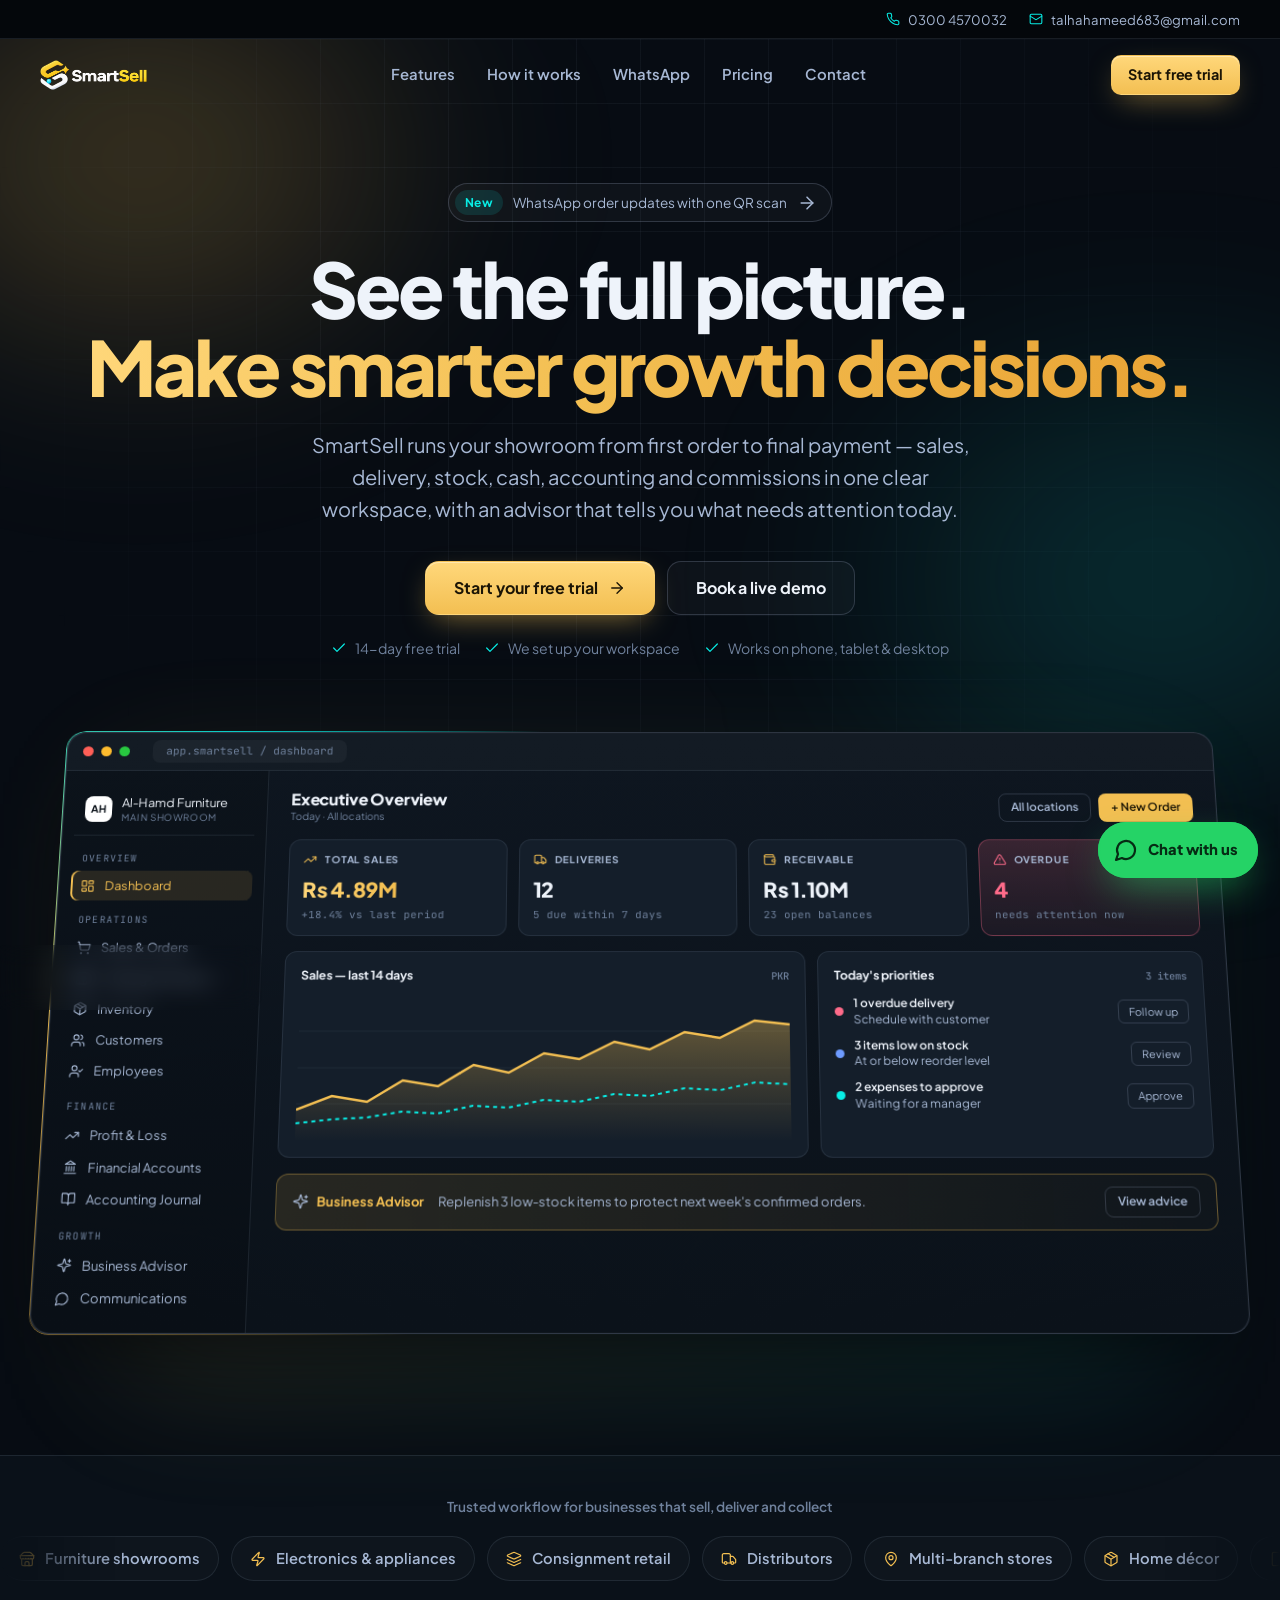
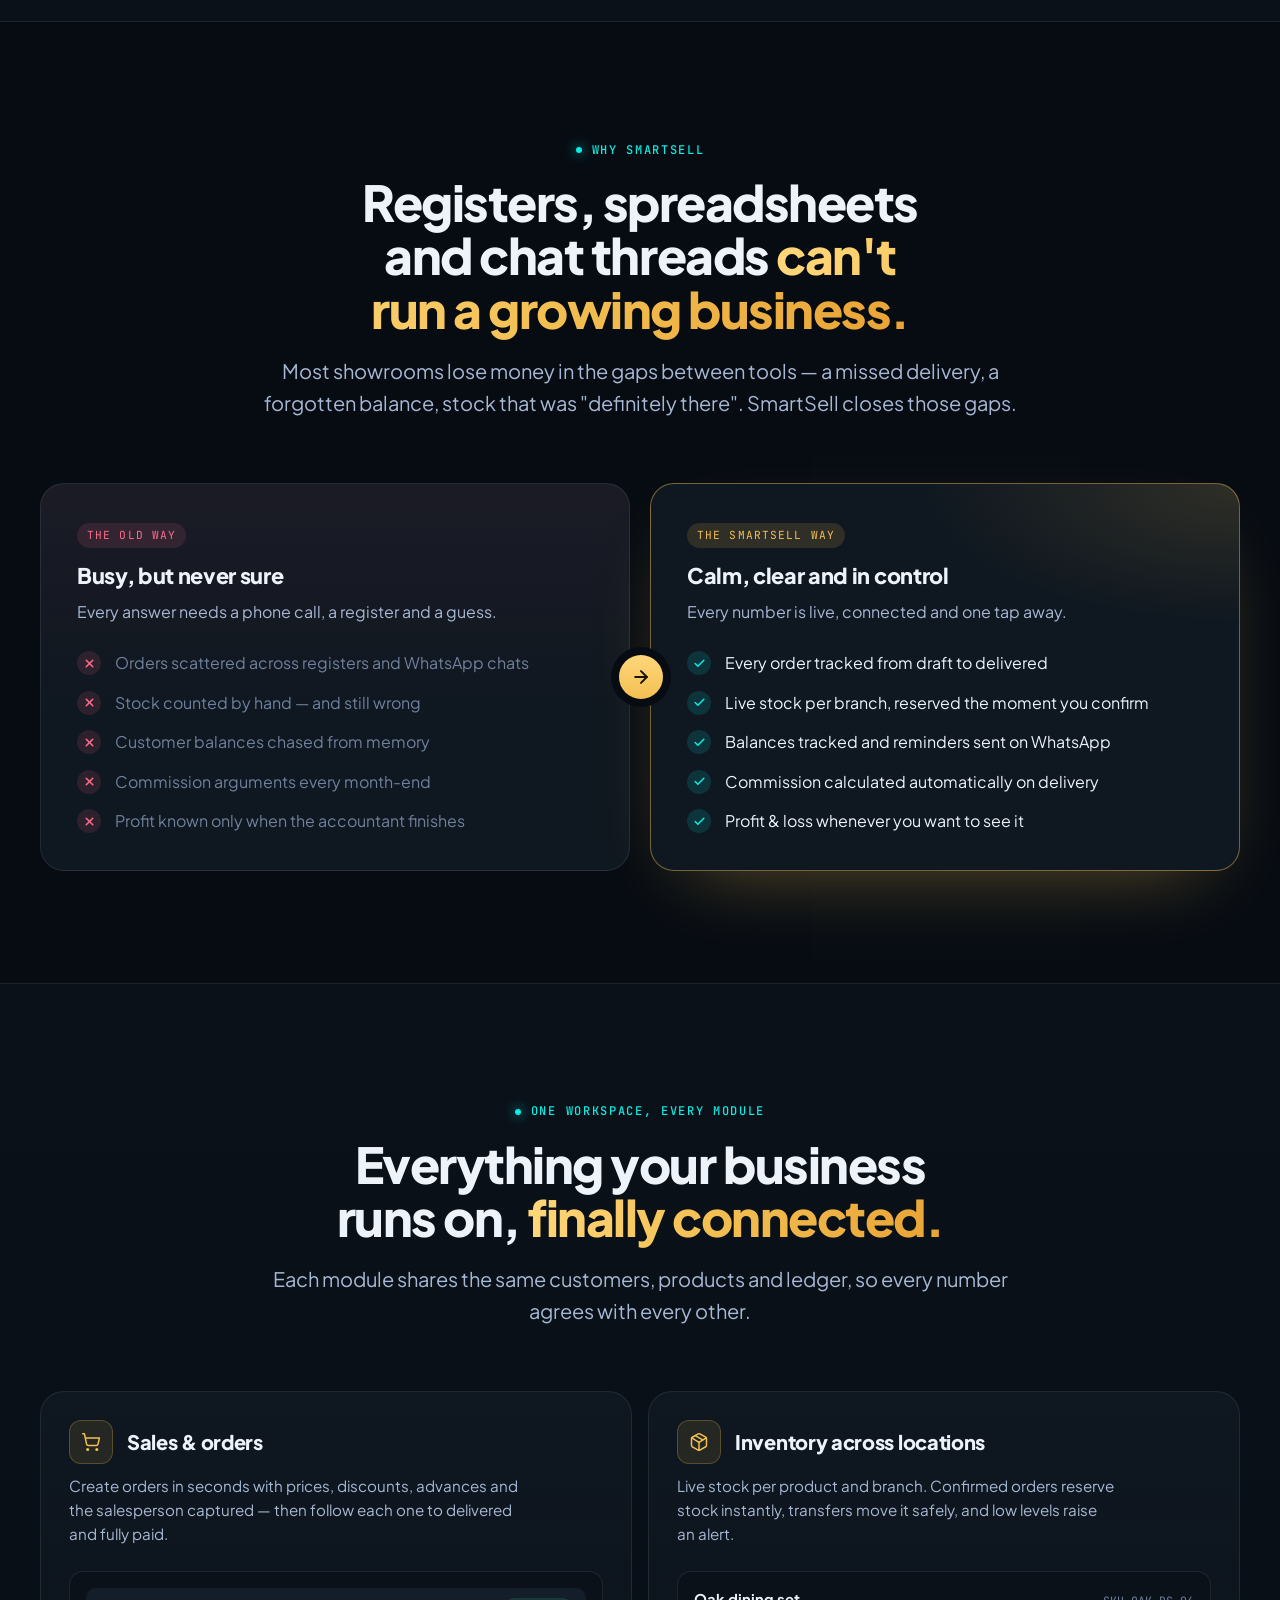
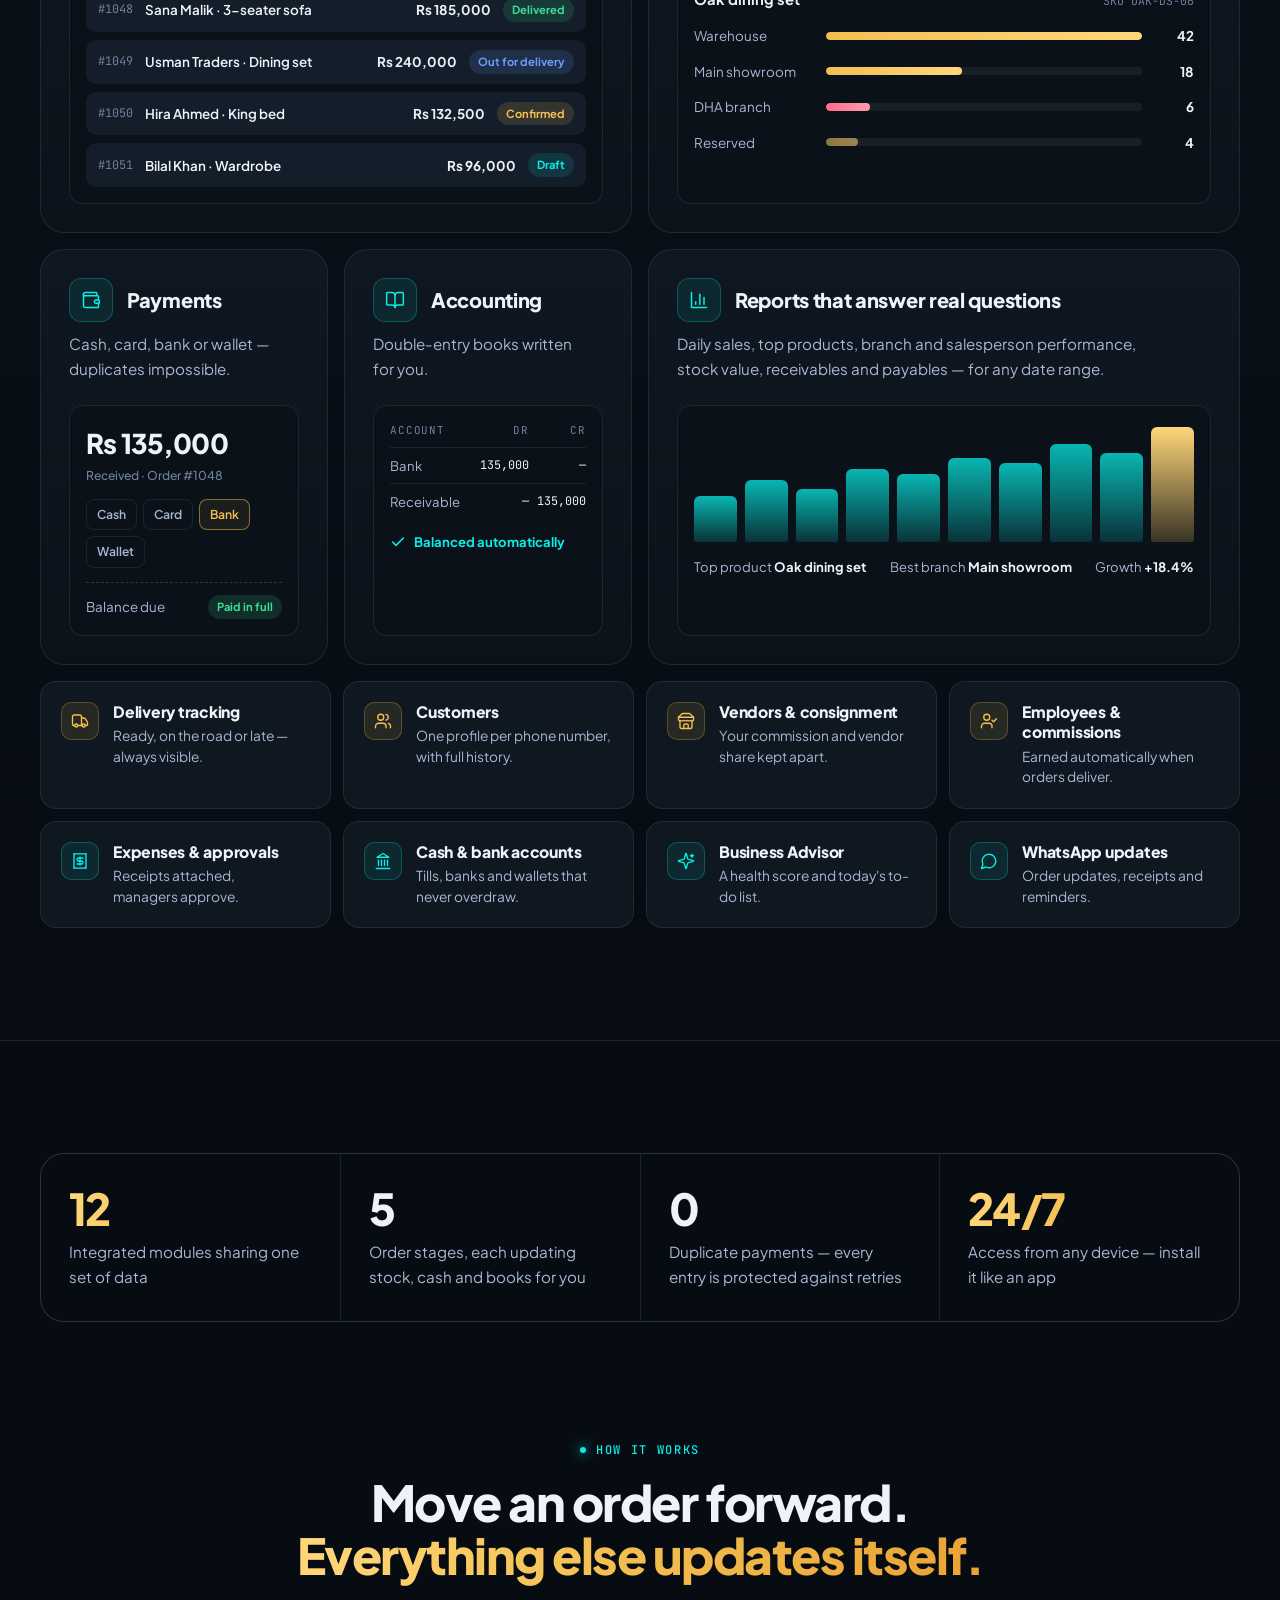
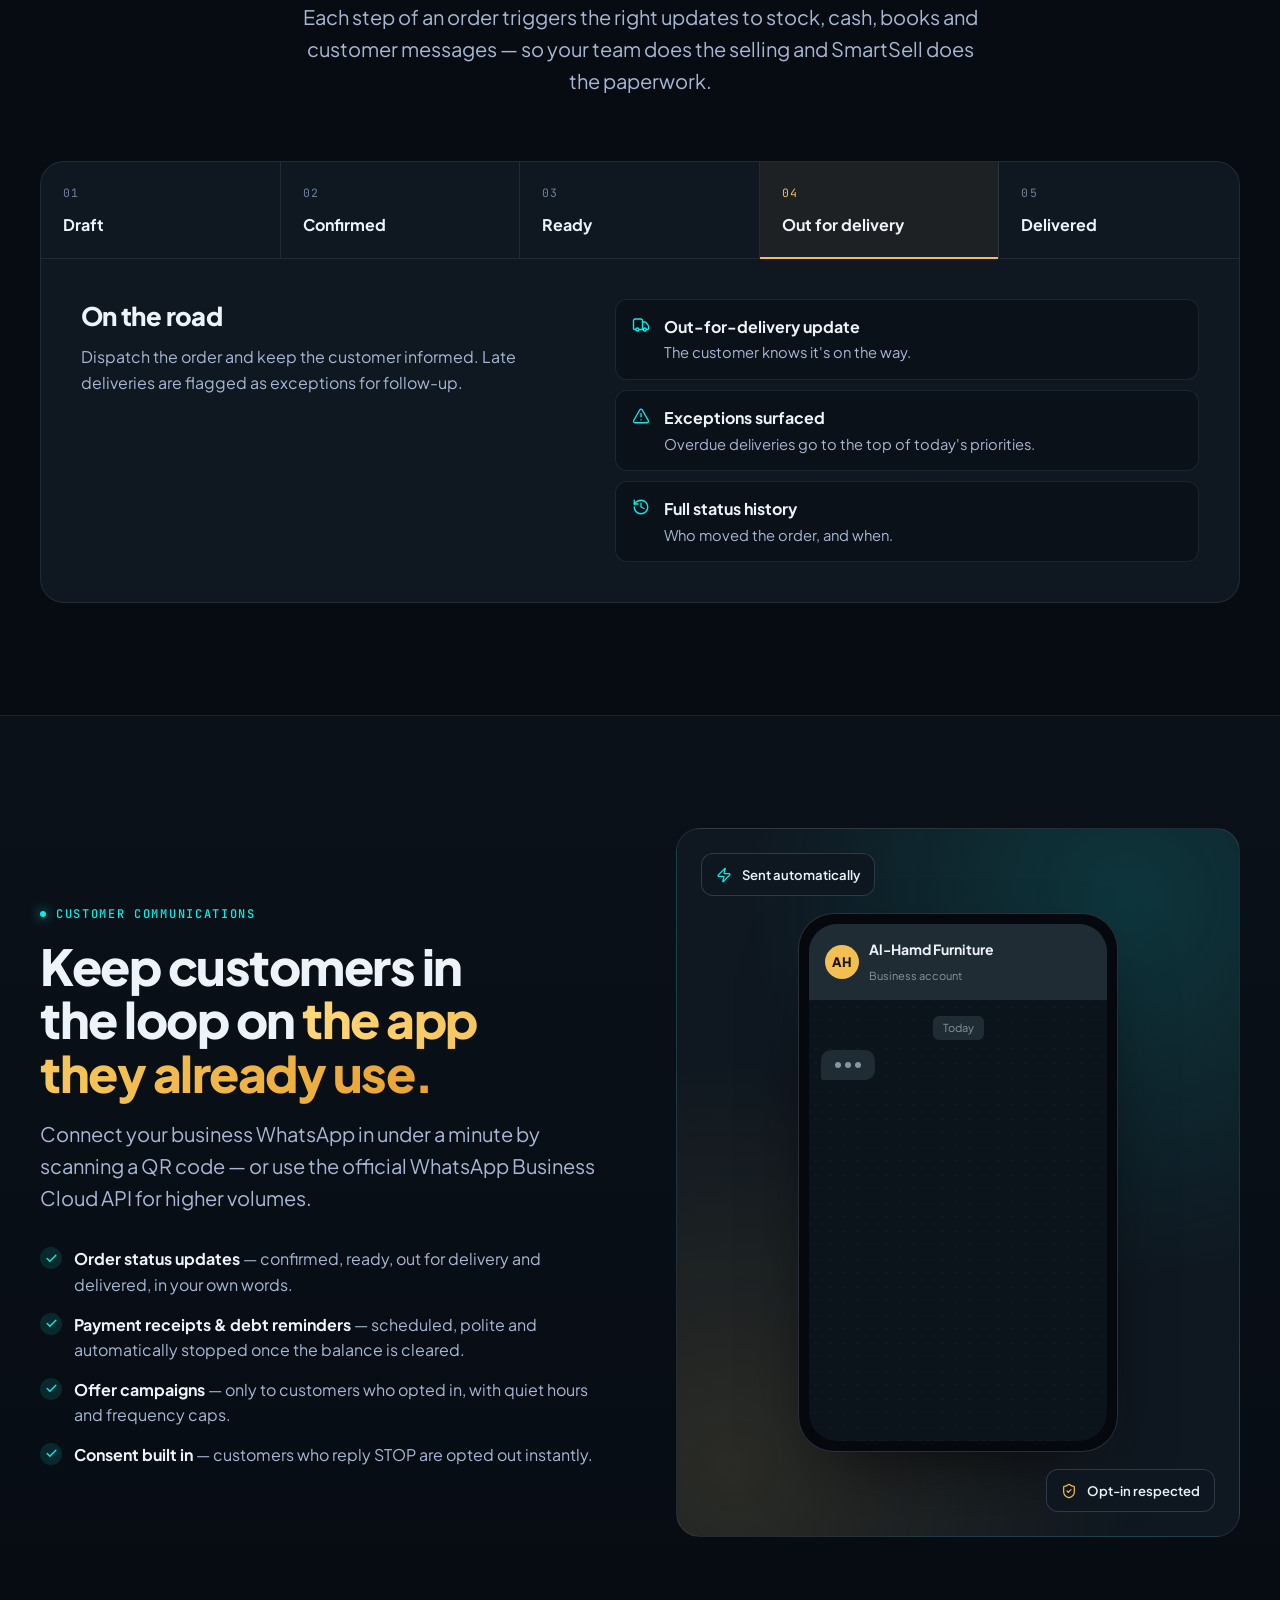
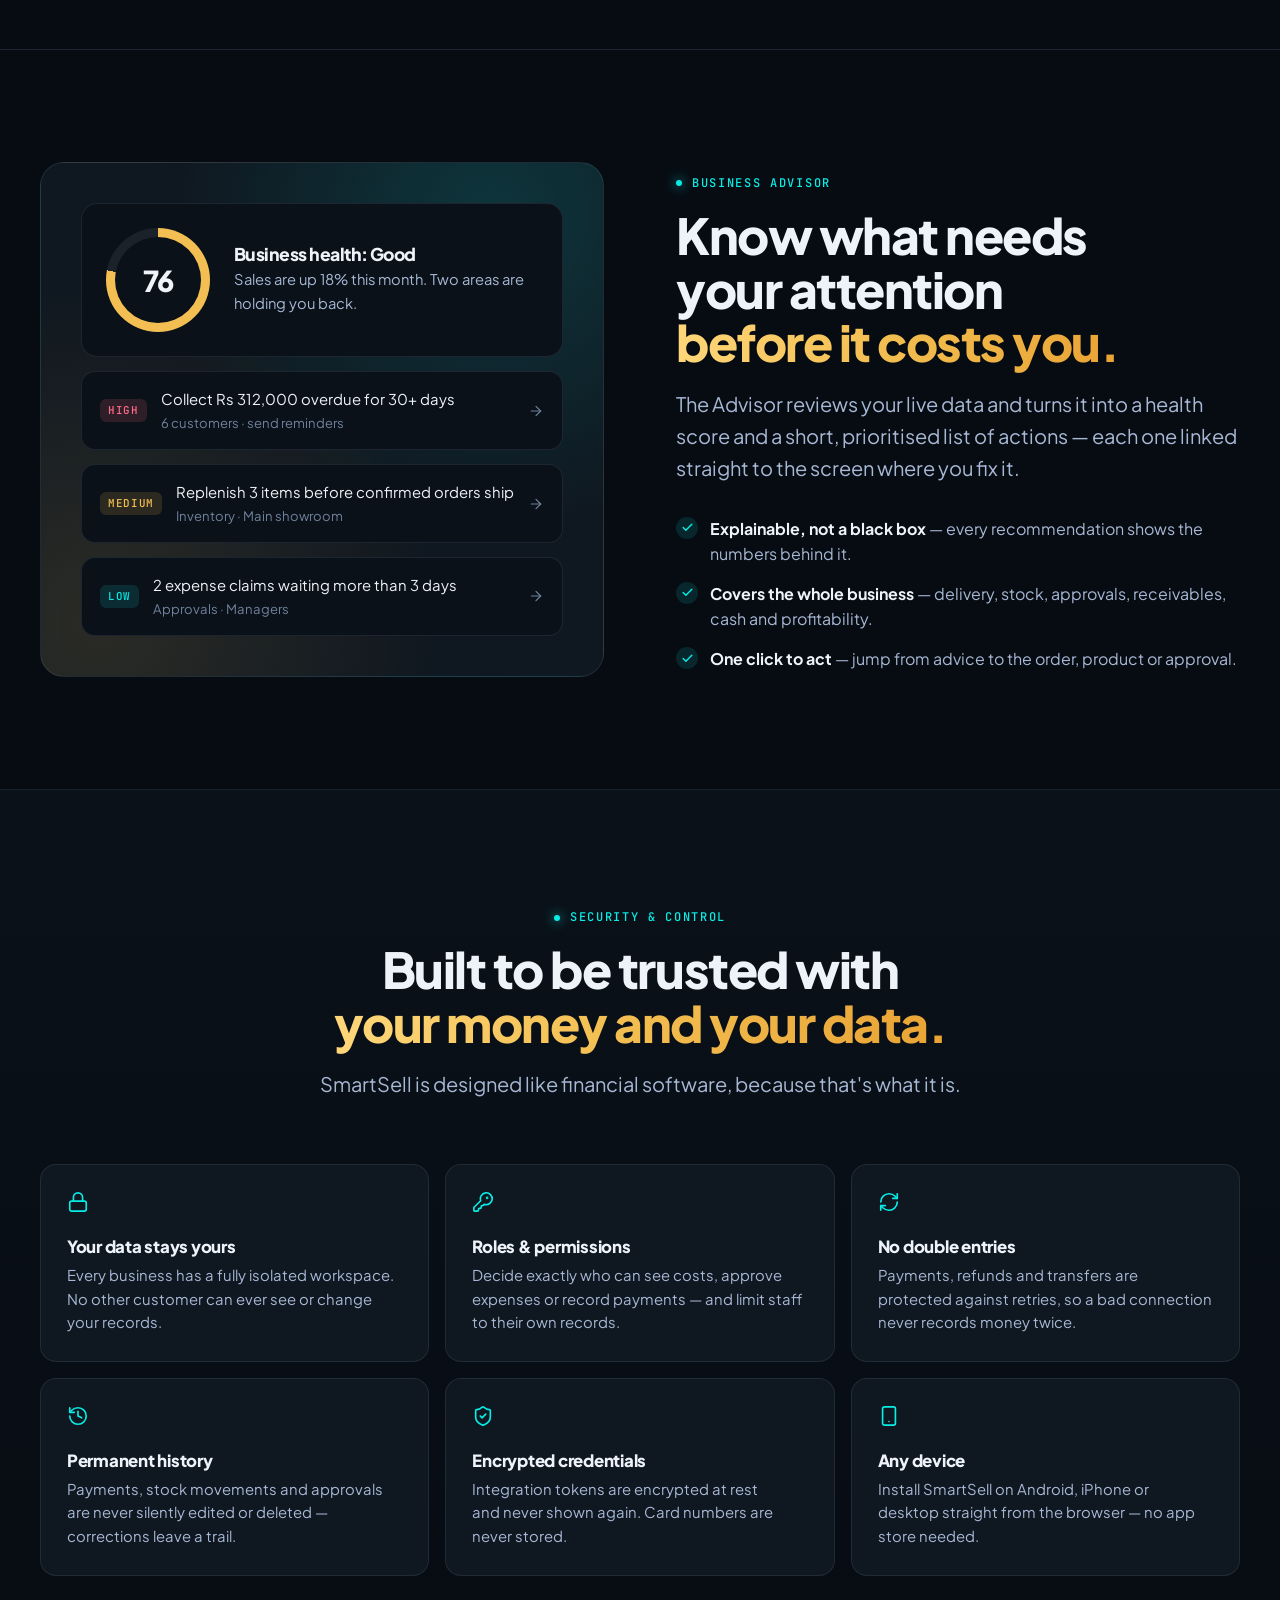
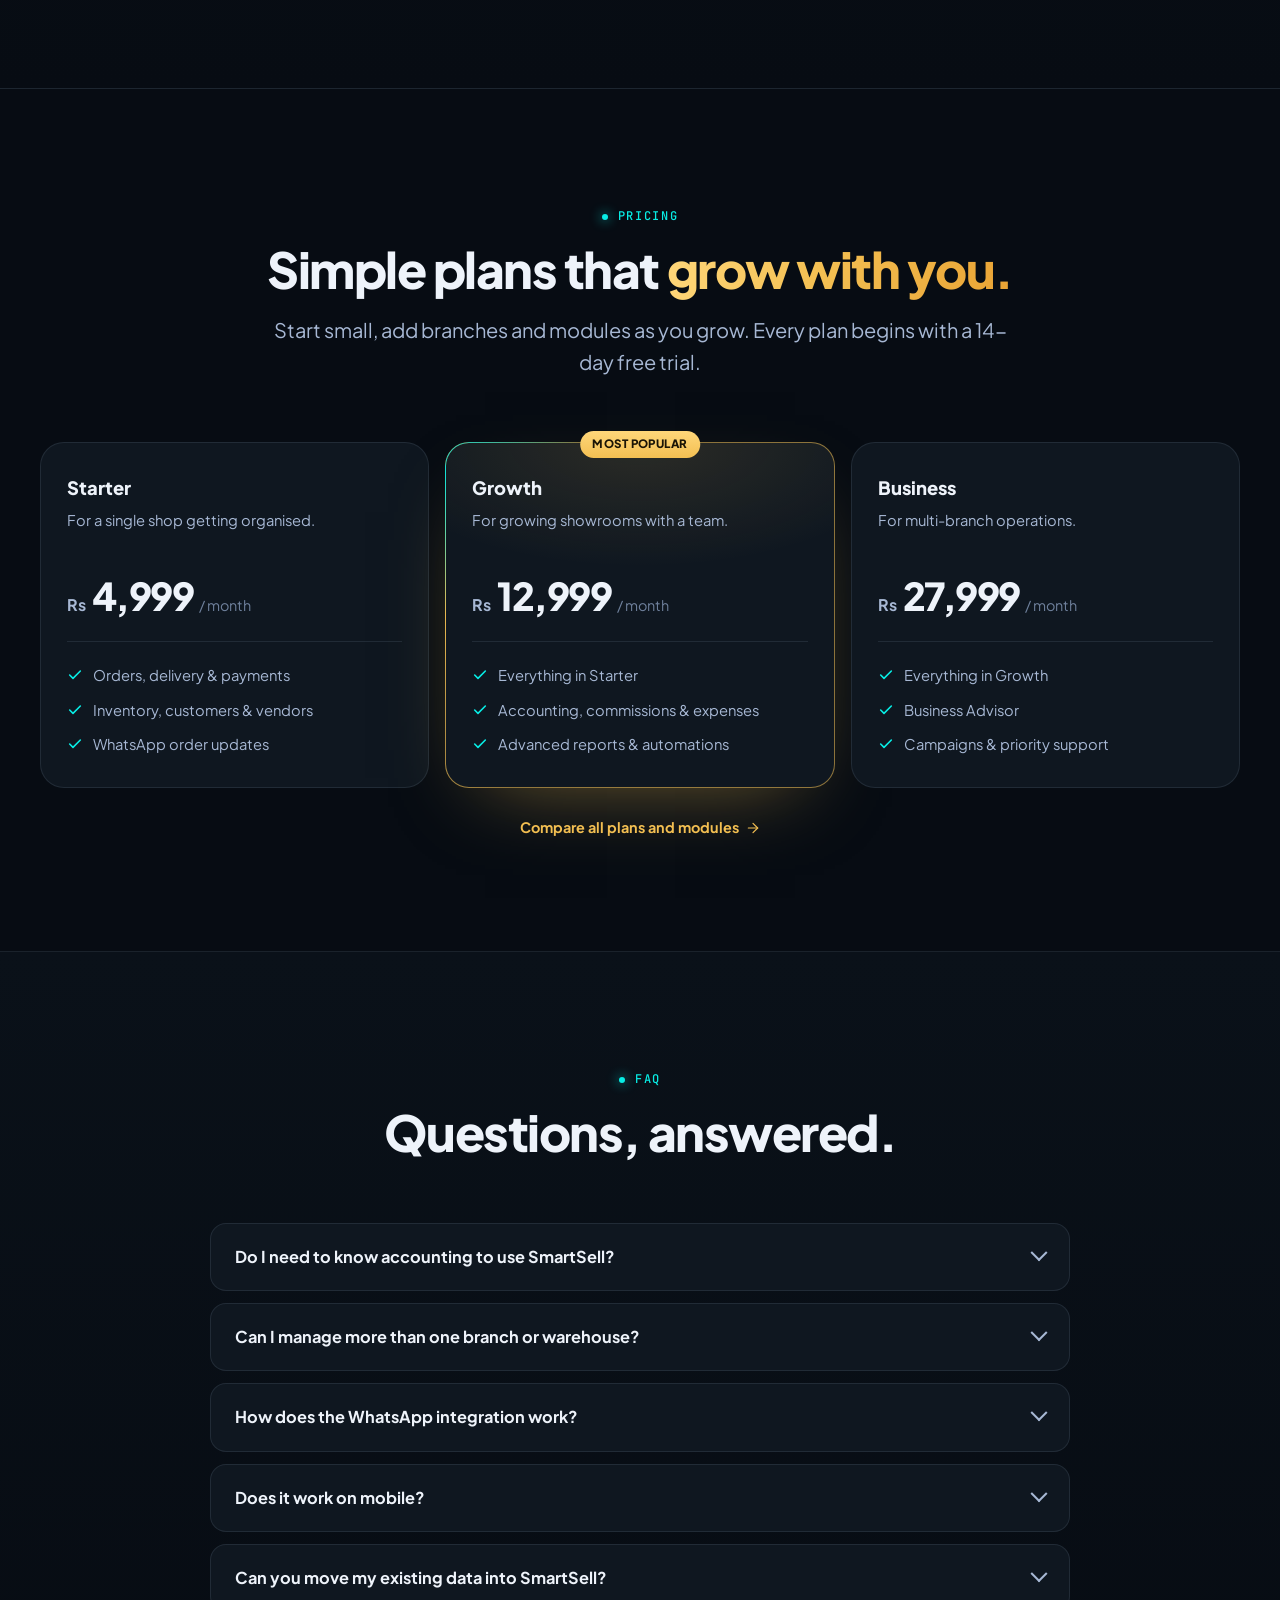
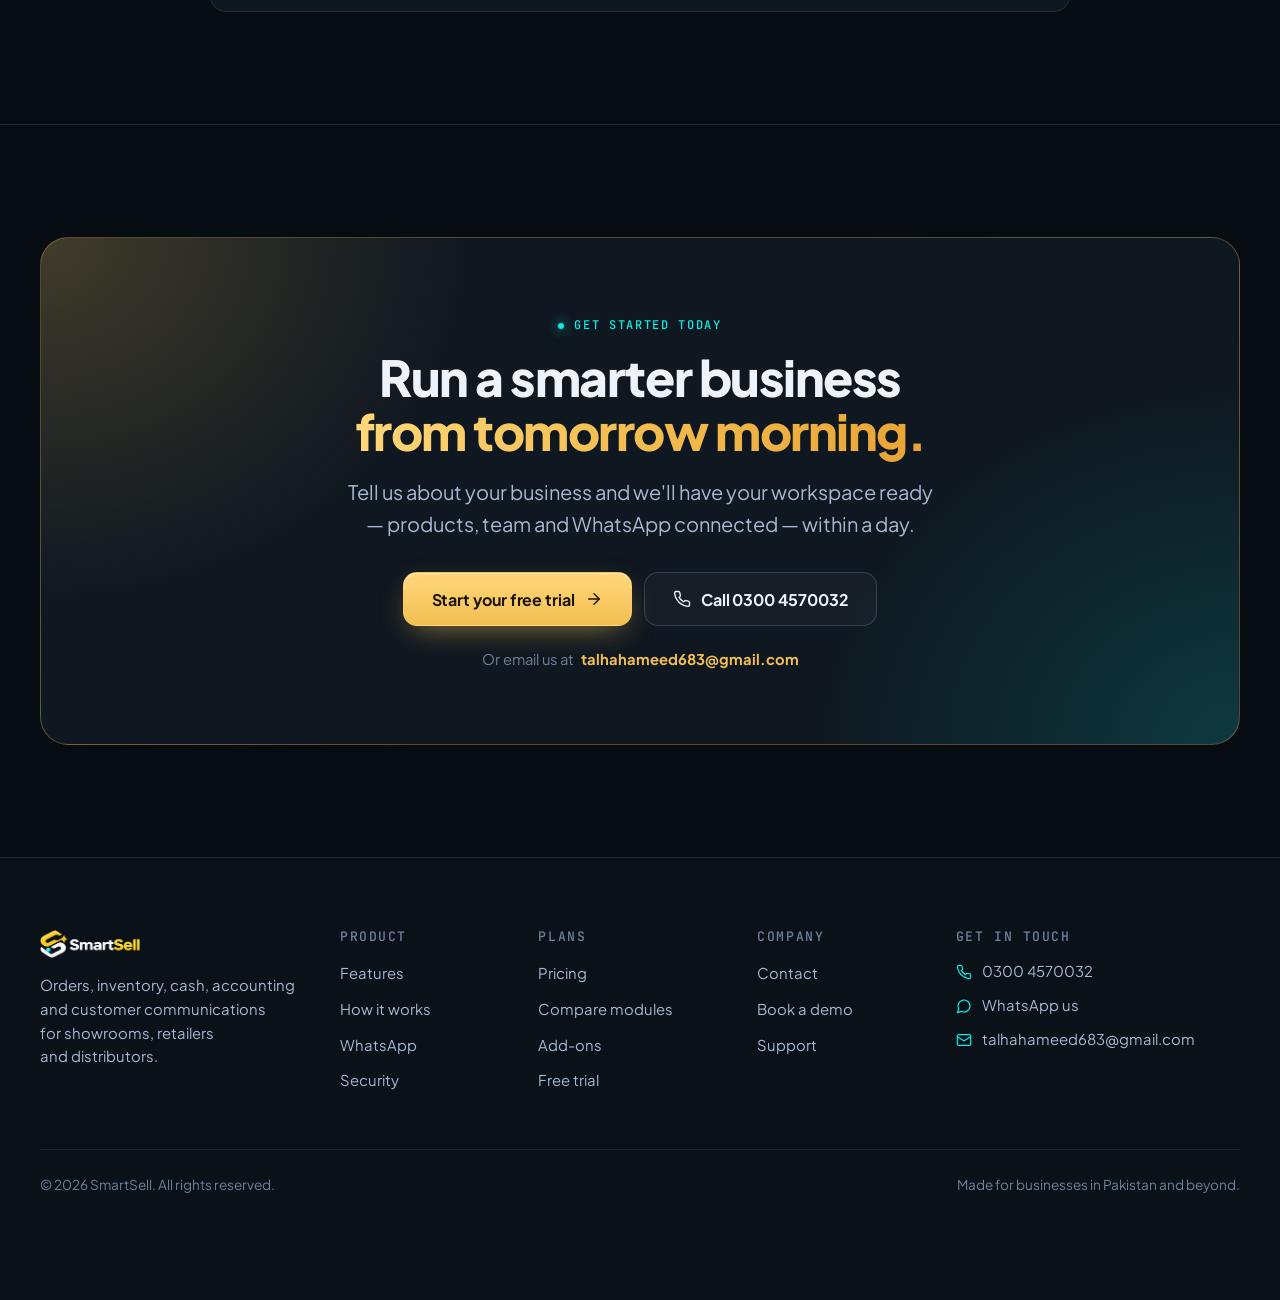
<file: index.html>
<!doctype html>
<html lang="en">
<head>
  <meta charset="utf-8" />
  <meta name="viewport" content="width=device-width, initial-scale=1" />
  <title>SmartSell — Business management for showrooms and retailers</title>
  <meta name="description" content="SmartSell brings orders, delivery, inventory, payments, accounting, commissions, expenses and WhatsApp customer updates into one clear workspace for showrooms, retailers and distributors." />
  <meta name="theme-color" content="#070c13" />
  <meta property="og:type" content="website" />
  <meta property="og:title" content="SmartSell — See the full picture. Make smarter growth decisions." />
  <meta property="og:description" content="Orders, inventory, cash, accounting and AI-guided insights in one workspace." />
  <meta property="og:image" content="assets/img/logo.png" />
  <link rel="icon" type="image/png" sizes="32x32" href="assets/img/favicon-32.png" />
  <link rel="apple-touch-icon" href="assets/img/apple-touch-icon.png" />
  <link rel="preconnect" href="https://fonts.googleapis.com" />
  <link rel="preconnect" href="https://fonts.gstatic.com" crossorigin />
  <link href="https://fonts.googleapis.com/css2?family=JetBrains+Mono:wght@400;500&family=Plus+Jakarta+Sans:wght@400;500;600;700;800&display=swap" rel="stylesheet" />
  <link rel="stylesheet" href="assets/css/styles.css" />
</head>
<body>
  <a class="skip-link" href="#main">Skip to content</a>

  <div class="topbar">
    <div class="container topbar-inner">
      <div class="topbar-links">
        <a href="tel:+923004570032" data-tel><span data-icon="call"></span><span data-config="phoneDisplay">0300 4570032</span></a>
        <a href="mailto:talhahameed683@gmail.com" data-mailto><span data-icon="mail"></span><span data-config="email" class="topbar-long">talhahameed683@gmail.com</span><span class="topbar-short">Email us</span></a>
      </div>
    </div>
  </div>

  <header class="site-header">
    <nav class="container nav" aria-label="Main">
      <a class="brand" href="index.html" aria-label="SmartSell home">
        <img src="assets/img/logo.png" alt="SmartSell" width="107" height="30" />
      </a>
      <ul class="nav-links">
        <li><a href="index.html#features">Features</a></li>
        <li><a href="index.html#how-it-works">How it works</a></li>
        <li><a href="index.html#whatsapp">WhatsApp</a></li>
        <li><a href="pricing.html">Pricing</a></li>
        <li><a href="contact.html">Contact</a></li>
      </ul>
      <div class="nav-actions">
        <a class="btn btn-primary" href="contact.html?topic=trial">Start free trial</a>
        <button class="nav-toggle" type="button" aria-expanded="false" aria-controls="mobile-menu" aria-label="Open menu"><span data-icon="menu"></span></button>
      </div>
    </nav>
    <div class="mobile-menu" id="mobile-menu">
      <a href="index.html#features">Features</a>
      <a href="index.html#how-it-works">How it works</a>
      <a href="index.html#whatsapp">WhatsApp</a>
      <a href="pricing.html">Pricing</a>
      <a href="contact.html">Contact</a>
      <a href="tel:+923004570032" data-tel>Call 0300 4570032</a>
      <a class="btn btn-primary btn-block" href="contact.html?topic=trial">Start free trial</a>
    </div>
  </header>

  <main id="main">
    <!-- Hero -->
    <section class="hero">
      <div class="hero-bg" aria-hidden="true"><div class="grid-lines"></div></div>
      <div class="container">
        <div class="hero-copy">
          <a class="hero-badge reveal" href="#whatsapp"><strong>New</strong> WhatsApp order updates with one QR scan <span data-icon="arrow-right"></span></a>
          <h1 class="reveal" data-delay="1">See the full picture.<br /><span class="text-gold">Make smarter growth decisions.</span></h1>
          <p class="lead reveal" data-delay="2">SmartSell runs your showroom from first order to final payment — sales, delivery, stock, cash, accounting and commissions in one clear workspace, with an advisor that tells you what needs attention today.</p>
          <div class="hero-cta reveal" data-delay="3">
            <a class="btn btn-primary btn-lg" href="contact.html?topic=trial">Start your free trial <span data-icon="arrow-right"></span></a>
            <a class="btn btn-ghost btn-lg" href="contact.html?topic=demo">Book a live demo</a>
          </div>
          <div class="hero-note reveal" data-delay="3">
            <span><span data-icon="check"></span>14-day free trial</span>
            <span><span data-icon="check"></span>We set up your workspace</span>
            <span><span data-icon="check"></span>Works on phone, tablet &amp; desktop</span>
          </div>
        </div>

        <div class="mockup-wrap reveal" data-delay="2">
          <div class="mockup-tilt glow-border">
            <div class="app-frame" role="img" aria-label="SmartSell executive dashboard showing sales, deliveries, payments, priorities and the Business Advisor">
              <div class="app-chrome" aria-hidden="true"><i></i><i></i><i></i><span class="app-url">app.smartsell / dashboard</span></div>
              <div class="app-body" aria-hidden="true">
                <aside class="app-side">
                  <div class="app-tenant"><b>AH</b><div>Al-Hamd Furniture<small>Main showroom</small></div></div>
                  <div class="app-side-title">Overview</div>
                  <div class="app-side-item is-active"><span data-icon="dashboard"></span>Dashboard</div>
                  <div class="app-side-title">Operations</div>
                  <div class="app-side-item"><span data-icon="cart"></span>Sales &amp; Orders</div>
                  <div class="app-side-item"><span data-icon="store"></span>Catalog &amp; Vendors</div>
                  <div class="app-side-item"><span data-icon="package"></span>Inventory</div>
                  <div class="app-side-item"><span data-icon="users"></span>Customers</div>
                  <div class="app-side-item"><span data-icon="user-check"></span>Employees</div>
                  <div class="app-side-title">Finance</div>
                  <div class="app-side-item"><span data-icon="trending"></span>Profit &amp; Loss</div>
                  <div class="app-side-item"><span data-icon="landmark"></span>Financial Accounts</div>
                  <div class="app-side-item"><span data-icon="book"></span>Accounting Journal</div>
                  <div class="app-side-title">Growth</div>
                  <div class="app-side-item"><span data-icon="sparkles"></span>Business Advisor</div>
                  <div class="app-side-item"><span data-icon="message"></span>Communications</div>
                </aside>
                <div class="app-main">
                  <div class="app-head">
                    <div><h4>Executive Overview</h4><small>Today · All locations</small></div>
                    <div class="app-head-actions"><span class="chip">All locations</span><span class="chip chip-gold">+ New Order</span></div>
                  </div>
                  <div class="kpis">
                    <div class="kpi"><div class="kpi-label"><span data-icon="trending"></span>Total sales</div><div class="kpi-value text-gold" data-count="4.89" data-decimals="2" data-prefix="Rs " data-suffix="M">Rs 4.89M</div><div class="kpi-sub">+18.4% vs last period</div></div>
                    <div class="kpi"><div class="kpi-label"><span data-icon="truck"></span>Deliveries</div><div class="kpi-value" data-count="12">12</div><div class="kpi-sub">5 due within 7 days</div></div>
                    <div class="kpi"><div class="kpi-label"><span data-icon="wallet"></span>Receivable</div><div class="kpi-value" data-count="1.10" data-decimals="2" data-prefix="Rs " data-suffix="M">Rs 1.10M</div><div class="kpi-sub">23 open balances</div></div>
                    <div class="kpi is-alert"><div class="kpi-label"><span data-icon="alert"></span>Overdue</div><div class="kpi-value" data-count="4">4</div><div class="kpi-sub">needs attention now</div></div>
                  </div>
                  <div class="app-grid">
                    <div class="panel">
                      <div class="panel-title">Sales — last 14 days <small>PKR</small></div>
                      <svg class="chart chart-reveal" viewBox="0 0 420 150" preserveAspectRatio="none">
                        <defs>
                          <linearGradient id="area" x1="0" y1="0" x2="0" y2="1"><stop offset="0" stop-color="#f3bf52" stop-opacity=".35" /><stop offset="1" stop-color="#f3bf52" stop-opacity="0" /></linearGradient>
                        </defs>
                        <g stroke="rgba(167,184,212,.08)"><line x1="0" y1="37" x2="420" y2="37" /><line x1="0" y1="75" x2="420" y2="75" /><line x1="0" y1="112" x2="420" y2="112" /></g>
                        <path d="M0 118 L30 104 L60 110 L90 88 L120 94 L150 72 L180 80 L210 60 L240 66 L270 48 L300 56 L330 38 L360 44 L390 26 L420 30 L420 150 L0 150Z" fill="url(#area)" />
                        <path d="M0 118 L30 104 L60 110 L90 88 L120 94 L150 72 L180 80 L210 60 L240 66 L270 48 L300 56 L330 38 L360 44 L390 26 L420 30" fill="none" stroke="#f3bf52" stroke-width="2.5" vector-effect="non-scaling-stroke" />
                        <path d="M0 132 L30 128 L60 126 L90 120 L120 122 L150 114 L180 116 L210 108 L240 110 L270 102 L300 104 L330 96 L360 98 L390 90 L420 92" fill="none" stroke="#08ede5" stroke-width="2" stroke-dasharray="4 4" vector-effect="non-scaling-stroke" />
                      </svg>
                    </div>
                    <div class="panel">
                      <div class="panel-title">Today's priorities <small>3 items</small></div>
                      <div class="prio">
                        <div class="prio-item"><span class="prio-dot" style="background:#ff6b8a"></span><p><b>1 overdue delivery</b>Schedule with customer</p><span class="prio-btn">Follow up</span></div>
                        <div class="prio-item"><span class="prio-dot" style="background:#6e9bff"></span><p><b>3 items low on stock</b>At or below reorder level</p><span class="prio-btn">Review</span></div>
                        <div class="prio-item"><span class="prio-dot" style="background:#08ede5"></span><p><b>2 expenses to approve</b>Waiting for a manager</p><span class="prio-btn">Approve</span></div>
                      </div>
                    </div>
                  </div>
                  <div class="advisor-strip"><b><span data-icon="sparkles"></span>Business Advisor</b><span>Replenish 3 low-stock items to protect next week's confirmed orders.</span><span class="chip">View advice</span></div>
                </div>
              </div>
            </div>
          </div>
        </div>
      </div>
    </section>

    <!-- Industries -->
    <section class="strip" aria-label="Who SmartSell is built for">
      <span class="strip-label">Trusted workflow for businesses that sell, deliver and collect</span>
      <div class="marquee">
        <div class="marquee-track">
          <span class="marquee-item"><span data-icon="store"></span>Furniture showrooms</span>
          <span class="marquee-item"><span data-icon="zap"></span>Electronics &amp; appliances</span>
          <span class="marquee-item"><span data-icon="layers"></span>Consignment retail</span>
          <span class="marquee-item"><span data-icon="truck"></span>Distributors</span>
          <span class="marquee-item"><span data-icon="pin"></span>Multi-branch stores</span>
          <span class="marquee-item"><span data-icon="package"></span>Home décor</span>
          <span class="marquee-item"><span data-icon="phone"></span>Mobile phone shops</span>
          <span class="marquee-item"><span data-icon="cart"></span>Wholesale traders</span>
          <span class="marquee-item" aria-hidden="true"><span data-icon="store"></span>Furniture showrooms</span>
          <span class="marquee-item" aria-hidden="true"><span data-icon="zap"></span>Electronics &amp; appliances</span>
          <span class="marquee-item" aria-hidden="true"><span data-icon="layers"></span>Consignment retail</span>
          <span class="marquee-item" aria-hidden="true"><span data-icon="truck"></span>Distributors</span>
          <span class="marquee-item" aria-hidden="true"><span data-icon="pin"></span>Multi-branch stores</span>
          <span class="marquee-item" aria-hidden="true"><span data-icon="package"></span>Home décor</span>
          <span class="marquee-item" aria-hidden="true"><span data-icon="phone"></span>Mobile phone shops</span>
          <span class="marquee-item" aria-hidden="true"><span data-icon="cart"></span>Wholesale traders</span>
        </div>
      </div>
    </section>

    <!-- Old way vs SmartSell way -->
    <section class="section">
      <div class="container">
        <div class="section-head reveal">
          <span class="eyebrow">Why SmartSell</span>
          <h2>Registers, spreadsheets and chat threads <span class="text-gold">can't run a growing business.</span></h2>
          <p class="lead">Most showrooms lose money in the gaps between tools — a missed delivery, a forgotten balance, stock that was "definitely there". SmartSell closes those gaps.</p>
        </div>
        <div class="versus">
          <div class="versus-card old reveal">
            <span class="versus-tag">The old way</span>
            <h3>Busy, but never sure</h3>
            <p>Every answer needs a phone call, a register and a guess.</p>
            <ul>
              <li><span class="mark"><span data-icon="x"></span></span>Orders scattered across registers and WhatsApp chats</li>
              <li><span class="mark"><span data-icon="x"></span></span>Stock counted by hand — and still wrong</li>
              <li><span class="mark"><span data-icon="x"></span></span>Customer balances chased from memory</li>
              <li><span class="mark"><span data-icon="x"></span></span>Commission arguments every month-end</li>
              <li><span class="mark"><span data-icon="x"></span></span>Profit known only when the accountant finishes</li>
            </ul>
          </div>
          <div class="versus-card new reveal" data-delay="1">
            <span class="versus-arrow" aria-hidden="true"><span data-icon="arrow-right"></span></span>
            <span class="versus-tag">The SmartSell way</span>
            <h3>Calm, clear and in control</h3>
            <p>Every number is live, connected and one tap away.</p>
            <ul>
              <li><span class="mark"><span data-icon="check"></span></span>Every order tracked from draft to delivered</li>
              <li><span class="mark"><span data-icon="check"></span></span>Live stock per branch, reserved the moment you confirm</li>
              <li><span class="mark"><span data-icon="check"></span></span>Balances tracked and reminders sent on WhatsApp</li>
              <li><span class="mark"><span data-icon="check"></span></span>Commission calculated automatically on delivery</li>
              <li><span class="mark"><span data-icon="check"></span></span>Profit &amp; loss whenever you want to see it</li>
            </ul>
          </div>
        </div>
      </div>
    </section>

    <!-- Features -->
    <section class="section section-alt" id="features">
      <div class="container">
        <div class="section-head reveal">
          <span class="eyebrow">One workspace, every module</span>
          <h2>Everything your business runs on, <span class="text-gold">finally connected.</span></h2>
          <p class="lead">Each module shares the same customers, products and ledger, so every number agrees with every other.</p>
        </div>

        <div class="bento">
          <article class="bento-card span-2 spotlight reveal">
            <div class="bento-head"><span class="module-icon"><span data-icon="cart"></span></span><h3>Sales &amp; orders</h3></div>
            <p>Create orders in seconds with prices, discounts, advances and the salesperson captured — then follow each one to delivered and fully paid.</p>
            <div class="bento-visual" aria-hidden="true">
              <div class="mini-orders">
                <div class="mini-order"><span class="mono">#1048</span><b>Sana Malik · 3-seater sofa</b><span class="amt">Rs 185,000</span><span class="pill green">Delivered</span></div>
                <div class="mini-order"><span class="mono">#1049</span><b>Usman Traders · Dining set</b><span class="amt">Rs 240,000</span><span class="pill blue">Out for delivery</span></div>
                <div class="mini-order"><span class="mono">#1050</span><b>Hira Ahmed · King bed</b><span class="amt">Rs 132,500</span><span class="pill gold">Confirmed</span></div>
                <div class="mini-order"><span class="mono">#1051</span><b>Bilal Khan · Wardrobe</b><span class="amt">Rs 96,000</span><span class="pill teal">Draft</span></div>
              </div>
            </div>
          </article>

          <article class="bento-card span-2 spotlight reveal" data-delay="1">
            <div class="bento-head"><span class="module-icon"><span data-icon="package"></span></span><h3>Inventory across locations</h3></div>
            <p>Live stock per product and branch. Confirmed orders reserve stock instantly, transfers move it safely, and low levels raise an alert.</p>
            <div class="bento-visual" aria-hidden="true">
              <div class="stock-rows">
                <div class="stock-head"><b>Oak dining set</b><small>SKU OAK-DS-06</small></div>
                <div class="stock-row"><span>Warehouse</span><div class="bar"><i style="--w:100%"></i></div><span>42</span></div>
                <div class="stock-row"><span>Main showroom</span><div class="bar"><i style="--w:43%"></i></div><span>18</span></div>
                <div class="stock-row"><span>DHA branch</span><div class="bar low"><i style="--w:14%"></i></div><span>6</span></div>
                <div class="stock-row"><span>Reserved</span><div class="bar"><i style="--w:10%;opacity:.55"></i></div><span>4</span></div>
              </div>
            </div>
          </article>

          <article class="bento-card spotlight reveal">
            <div class="bento-head"><span class="module-icon teal"><span data-icon="wallet"></span></span><h3>Payments</h3></div>
            <p>Cash, card, bank or wallet — duplicates impossible.</p>
            <div class="bento-visual" aria-hidden="true">
              <div class="pay-amount">Rs 135,000<small>Received · Order #1048</small></div>
              <div class="pay-methods"><span>Cash</span><span>Card</span><span class="on">Bank</span><span>Wallet</span></div>
              <div class="pay-status"><span>Balance due</span><span class="pill green">Paid in full</span></div>
            </div>
          </article>

          <article class="bento-card spotlight reveal" data-delay="1">
            <div class="bento-head"><span class="module-icon teal"><span data-icon="book"></span></span><h3>Accounting</h3></div>
            <p>Double-entry books written for you.</p>
            <div class="bento-visual" aria-hidden="true">
              <table class="journal">
                <thead><tr><th>Account</th><th>Dr</th><th>Cr</th></tr></thead>
                <tbody>
                  <tr><td>Bank</td><td>135,000</td><td>—</td></tr>
                  <tr><td>Receivable</td><td>—</td><td>135,000</td></tr>
                </tbody>
              </table>
              <div class="balanced"><span data-icon="check"></span>Balanced automatically</div>
            </div>
          </article>

          <article class="bento-card span-2 spotlight reveal" data-delay="2">
            <div class="bento-head"><span class="module-icon teal"><span data-icon="chart"></span></span><h3>Reports that answer real questions</h3></div>
            <p>Daily sales, top products, branch and salesperson performance, stock value, receivables and payables — for any date range.</p>
            <div class="bento-visual" aria-hidden="true">
              <div class="mini-bars">
                <i style="--h:38%;--i:0"></i><i style="--h:52%;--i:1"></i><i style="--h:44%;--i:2"></i><i style="--h:61%;--i:3"></i><i style="--h:57%;--i:4"></i>
                <i style="--h:70%;--i:5"></i><i style="--h:66%;--i:6"></i><i style="--h:82%;--i:7"></i><i style="--h:74%;--i:8"></i><i class="hi" style="--h:96%;--i:9"></i>
              </div>
              <div class="report-meta"><span>Top product <b>Oak dining set</b></span><span>Best branch <b>Main showroom</b></span><span>Growth <b class="text-teal">+18.4%</b></span></div>
            </div>
          </article>
        </div>

        <div class="more-modules">
          <div class="mini-module spotlight reveal"><span class="module-icon"><span data-icon="truck"></span></span><div><h3>Delivery tracking</h3><p>Ready, on the road or late — always visible.</p></div></div>
          <div class="mini-module spotlight reveal" data-delay="1"><span class="module-icon"><span data-icon="users"></span></span><div><h3>Customers</h3><p>One profile per phone number, with full history.</p></div></div>
          <div class="mini-module spotlight reveal" data-delay="2"><span class="module-icon"><span data-icon="store"></span></span><div><h3>Vendors &amp; consignment</h3><p>Your commission and vendor share kept apart.</p></div></div>
          <div class="mini-module spotlight reveal" data-delay="3"><span class="module-icon"><span data-icon="user-check"></span></span><div><h3>Employees &amp; commissions</h3><p>Earned automatically when orders deliver.</p></div></div>
          <div class="mini-module spotlight reveal"><span class="module-icon teal"><span data-icon="receipt"></span></span><div><h3>Expenses &amp; approvals</h3><p>Receipts attached, managers approve.</p></div></div>
          <div class="mini-module spotlight reveal" data-delay="1"><span class="module-icon teal"><span data-icon="landmark"></span></span><div><h3>Cash &amp; bank accounts</h3><p>Tills, banks and wallets that never overdraw.</p></div></div>
          <div class="mini-module spotlight reveal" data-delay="2"><span class="module-icon teal"><span data-icon="sparkles"></span></span><div><h3>Business Advisor</h3><p>A health score and today's to-do list.</p></div></div>
          <div class="mini-module spotlight reveal" data-delay="3"><span class="module-icon teal"><span data-icon="message"></span></span><div><h3>WhatsApp updates</h3><p>Order updates, receipts and reminders.</p></div></div>
        </div>
      </div>
    </section>

    <!-- Stats -->
    <section class="section" aria-label="SmartSell at a glance" style="padding-bottom:0">
      <div class="container">
        <div class="stats reveal">
          <div class="stat"><div class="stat-value text-gold" data-count="12">12</div><p>Integrated modules sharing one set of data</p></div>
          <div class="stat"><div class="stat-value" data-count="5">5</div><p>Order stages, each updating stock, cash and books for you</p></div>
          <div class="stat"><div class="stat-value">0</div><p>Duplicate payments — every entry is protected against retries</p></div>
          <div class="stat"><div class="stat-value text-gold">24/7</div><p>Access from any device — install it like an app</p></div>
        </div>
      </div>
    </section>

    <!-- How it works -->
    <section class="section" id="how-it-works">
      <div class="container">
        <div class="section-head reveal">
          <span class="eyebrow">How it works</span>
          <h2>Move an order forward. <span class="text-gold">Everything else updates itself.</span></h2>
          <p class="lead">Each step of an order triggers the right updates to stock, cash, books and customer messages — so your team does the selling and SmartSell does the paperwork.</p>
        </div>

        <div class="flow reveal" data-flow>
          <div class="flow-steps" role="tablist" aria-label="Order lifecycle">
            <button class="flow-step" role="tab" id="tab-draft" aria-controls="panel-draft" aria-selected="true" tabindex="0"><span class="flow-num">01</span><strong>Draft</strong></button>
            <button class="flow-step" role="tab" id="tab-confirmed" aria-controls="panel-confirmed" aria-selected="false" tabindex="-1"><span class="flow-num">02</span><strong>Confirmed</strong></button>
            <button class="flow-step" role="tab" id="tab-ready" aria-controls="panel-ready" aria-selected="false" tabindex="-1"><span class="flow-num">03</span><strong>Ready</strong></button>
            <button class="flow-step" role="tab" id="tab-out" aria-controls="panel-out" aria-selected="false" tabindex="-1"><span class="flow-num">04</span><strong>Out for delivery</strong></button>
            <button class="flow-step" role="tab" id="tab-delivered" aria-controls="panel-delivered" aria-selected="false" tabindex="-1"><span class="flow-num">05</span><strong>Delivered</strong></button>
          </div>

          <div class="flow-panel" role="tabpanel" id="panel-draft" aria-labelledby="tab-draft">
            <div><h3>Capture the sale</h3><p>Pick the customer by phone number, add products and discounts, assign the salesperson and take an advance if the customer pays upfront.</p></div>
            <ul class="effects">
              <li><span data-icon="users"></span><div><b>Customer found or created</b><span>Local and international phone formats match the same person.</span></div></li>
              <li><span data-icon="wallet"></span><div><b>Advance recorded</b><span>Booked as a customer advance — not revenue — until delivery.</span></div></li>
              <li><span data-icon="file"></span><div><b>Prices locked in</b><span>Later catalogue changes never rewrite this order.</span></div></li>
            </ul>
          </div>
          <div class="flow-panel" role="tabpanel" id="panel-confirmed" aria-labelledby="tab-confirmed" hidden>
            <div><h3>Reserve the stock</h3><p>Confirming the order sets aside inventory at the selected branch so it can't be sold twice or transferred away.</p></div>
            <ul class="effects">
              <li><span data-icon="package"></span><div><b>Inventory reserved</b><span>Available stock = on hand minus reserved, at every location.</span></div></li>
              <li><span data-icon="message"></span><div><b>Confirmation sent on WhatsApp</b><span>Customers with consent get an instant order confirmation.</span></div></li>
              <li><span data-icon="alert"></span><div><b>Low-stock warnings</b><span>Items dropping below reorder level appear on the dashboard.</span></div></li>
            </ul>
          </div>
          <div class="flow-panel" role="tabpanel" id="panel-ready" aria-labelledby="tab-ready" hidden>
            <div><h3>Prepare for hand-over</h3><p>Mark the order ready for delivery or pickup. Pickup orders skip straight to delivered when the customer collects.</p></div>
            <ul class="effects">
              <li><span data-icon="calendar"></span><div><b>Delivery scheduled</b><span>Upcoming deliveries are listed with their due dates.</span></div></li>
              <li><span data-icon="message"></span><div><b>"Your order is ready" message</b><span>Sent automatically, in your own wording.</span></div></li>
              <li><span data-icon="wallet"></span><div><b>Balance due visible</b><span>Staff know exactly what to collect before it leaves.</span></div></li>
            </ul>
          </div>
          <div class="flow-panel" role="tabpanel" id="panel-out" aria-labelledby="tab-out" hidden>
            <div><h3>On the road</h3><p>Dispatch the order and keep the customer informed. Late deliveries are flagged as exceptions for follow-up.</p></div>
            <ul class="effects">
              <li><span data-icon="truck"></span><div><b>Out-for-delivery update</b><span>The customer knows it's on the way.</span></div></li>
              <li><span data-icon="alert"></span><div><b>Exceptions surfaced</b><span>Overdue deliveries go to the top of today's priorities.</span></div></li>
              <li><span data-icon="history"></span><div><b>Full status history</b><span>Who moved the order, and when.</span></div></li>
            </ul>
          </div>
          <div class="flow-panel" role="tabpanel" id="panel-delivered" aria-labelledby="tab-delivered" hidden>
            <div><h3>Close the books — automatically</h3><p>Delivery turns the order into a recognised sale. Stock, revenue, costs, commissions and vendor shares are all posted in one step.</p></div>
            <ul class="effects">
              <li><span data-icon="book"></span><div><b>Sale &amp; journal posted</b><span>Revenue, cost of goods, receivables and advances balanced.</span></div></li>
              <li><span data-icon="user-check"></span><div><b>Commission earned</b><span>Calculated on merchandise after discounts, excluding delivery fees.</span></div></li>
              <li><span data-icon="message"></span><div><b>Thank-you &amp; reminders</b><span>Unpaid balances get polite, scheduled payment reminders.</span></div></li>
            </ul>
          </div>
        </div>
      </div>
    </section>

    <!-- WhatsApp -->
    <section class="section section-alt" id="whatsapp">
      <div class="container split">
        <div class="reveal">
          <span class="eyebrow">Customer communications</span>
          <h2>Keep customers in the loop on <span class="text-gold">the app they already use.</span></h2>
          <p class="lead">Connect your business WhatsApp in under a minute by scanning a QR code — or use the official WhatsApp Business Cloud API for higher volumes.</p>
          <ul class="checklist">
            <li><span class="tick"><span data-icon="check"></span></span><span><b>Order status updates</b> — confirmed, ready, out for delivery and delivered, in your own words.</span></li>
            <li><span class="tick"><span data-icon="check"></span></span><span><b>Payment receipts &amp; debt reminders</b> — scheduled, polite and automatically stopped once the balance is cleared.</span></li>
            <li><span class="tick"><span data-icon="check"></span></span><span><b>Offer campaigns</b> — only to customers who opted in, with quiet hours and frequency caps.</span></li>
            <li><span class="tick"><span data-icon="check"></span></span><span><b>Consent built in</b> — customers who reply STOP are opted out instantly.</span></li>
          </ul>
        </div>
        <div class="visual-card reveal" data-delay="1" aria-hidden="true">
          <div class="floating-tag t1"><span data-icon="zap"></span>Sent automatically</div>
          <div class="floating-tag t2"><span data-icon="shield"></span>Opt-in respected</div>
          <div class="phone">
            <div class="phone-screen">
              <div class="phone-head"><span class="phone-avatar">AH</span><div><b>Al-Hamd Furniture</b><small>Business account</small></div></div>
              <div class="chat" data-chat>
                <span class="chat-day">Today</span>
                <div class="bubble">Assalam o Alaikum Sana! Your order <b>#ORD-1048</b> is confirmed. Total Rs 185,000 · Advance received Rs 50,000.<time>10:02 AM</time></div>
                <div class="bubble">Good news — your order is <b>out for delivery</b> and should reach you this afternoon. 🚚<time>1:15 PM</time></div>
                <div class="bubble out">JazakAllah, will be home 👍<time>1:17 PM</time></div>
                <div class="bubble">Delivered! Thank you for shopping with us. Payment of <b>Rs 135,000</b> received — your balance is now clear. ✅<time>4:40 PM</time></div>
              </div>
            </div>
          </div>
        </div>
      </div>
    </section>

    <!-- Advisor -->
    <section class="section">
      <div class="container split reverse">
        <div class="reveal">
          <span class="eyebrow">Business Advisor</span>
          <h2>Know what needs your attention <span class="text-gold">before it costs you.</span></h2>
          <p class="lead">The Advisor reviews your live data and turns it into a health score and a short, prioritised list of actions — each one linked straight to the screen where you fix it.</p>
          <ul class="checklist">
            <li><span class="tick"><span data-icon="check"></span></span><span><b>Explainable, not a black box</b> — every recommendation shows the numbers behind it.</span></li>
            <li><span class="tick"><span data-icon="check"></span></span><span><b>Covers the whole business</b> — delivery, stock, approvals, receivables, cash and profitability.</span></li>
            <li><span class="tick"><span data-icon="check"></span></span><span><b>One click to act</b> — jump from advice to the order, product or approval.</span></li>
          </ul>
        </div>
        <div class="visual-card advisor-card reveal" data-delay="1" aria-hidden="true">
          <div class="score">
            <div class="score-ring" data-score="78" style="--val:78"><span data-count="78">78</span></div>
            <div><h4>Business health: Good</h4><p>Sales are up 18% this month. Two areas are holding you back.</p></div>
          </div>
          <div class="rec"><span class="rec-level high">High</span><p>Collect Rs 312,000 overdue for 30+ days<small>6 customers · send reminders</small></p><span data-icon="arrow-right"></span></div>
          <div class="rec"><span class="rec-level med">Medium</span><p>Replenish 3 items before confirmed orders ship<small>Inventory · Main showroom</small></p><span data-icon="arrow-right"></span></div>
          <div class="rec"><span class="rec-level low">Low</span><p>2 expense claims waiting more than 3 days<small>Approvals · Managers</small></p><span data-icon="arrow-right"></span></div>
        </div>
      </div>
    </section>

    <!-- Trust -->
    <section class="section section-alt" id="security">
      <div class="container">
        <div class="section-head reveal">
          <span class="eyebrow">Security &amp; control</span>
          <h2>Built to be trusted with <span class="text-gold">your money and your data.</span></h2>
          <p class="lead">SmartSell is designed like financial software, because that's what it is.</p>
        </div>
        <div class="trust-grid">
          <div class="trust-item spotlight reveal"><span data-icon="lock"></span><h3>Your data stays yours</h3><p>Every business has a fully isolated workspace. No other customer can ever see or change your records.</p></div>
          <div class="trust-item spotlight reveal" data-delay="1"><span data-icon="key"></span><h3>Roles &amp; permissions</h3><p>Decide exactly who can see costs, approve expenses or record payments — and limit staff to their own records.</p></div>
          <div class="trust-item spotlight reveal" data-delay="2"><span data-icon="refresh"></span><h3>No double entries</h3><p>Payments, refunds and transfers are protected against retries, so a bad connection never records money twice.</p></div>
          <div class="trust-item spotlight reveal"><span data-icon="history"></span><h3>Permanent history</h3><p>Payments, stock movements and approvals are never silently edited or deleted — corrections leave a trail.</p></div>
          <div class="trust-item spotlight reveal" data-delay="1"><span data-icon="shield"></span><h3>Encrypted credentials</h3><p>Integration tokens are encrypted at rest and never shown again. Card numbers are never stored.</p></div>
          <div class="trust-item spotlight reveal" data-delay="2"><span data-icon="phone"></span><h3>Any device</h3><p>Install SmartSell on Android, iPhone or desktop straight from the browser — no app store needed.</p></div>
        </div>
      </div>
    </section>

    <!-- Pricing teaser -->
    <section class="section" data-pricing>
      <div class="container">
        <div class="section-head reveal">
          <span class="eyebrow">Pricing</span>
          <h2>Simple plans that <span class="text-gold">grow with you.</span></h2>
          <p class="lead">Start small, add branches and modules as you grow. Every plan begins with a 14-day free trial.</p>
        </div>
        <div class="plans plans-3">
          <div class="plan spotlight reveal">
            <div class="plan-name">Starter</div>
            <p class="plan-desc">For a single shop getting organised.</p>
            <div class="plan-price" data-price data-pkr="4999" data-usd="19"><span class="cur">Rs</span><span class="amount">4,999</span><span class="per">/ month</span></div>
            <ul class="plan-features">
              <li><span data-icon="check"></span>Orders, delivery &amp; payments</li>
              <li><span data-icon="check"></span>Inventory, customers &amp; vendors</li>
              <li><span data-icon="check"></span>WhatsApp order updates</li>
            </ul>
          </div>
          <div class="plan is-featured glow-border spotlight reveal" data-delay="1">
            <span class="plan-badge">Most popular</span>
            <div class="plan-name">Growth</div>
            <p class="plan-desc">For growing showrooms with a team.</p>
            <div class="plan-price" data-price data-pkr="12999" data-usd="49"><span class="cur">Rs</span><span class="amount">12,999</span><span class="per">/ month</span></div>
            <ul class="plan-features">
              <li><span data-icon="check"></span>Everything in Starter</li>
              <li><span data-icon="check"></span>Accounting, commissions &amp; expenses</li>
              <li><span data-icon="check"></span>Advanced reports &amp; automations</li>
            </ul>
          </div>
          <div class="plan spotlight reveal" data-delay="2">
            <div class="plan-name">Business</div>
            <p class="plan-desc">For multi-branch operations.</p>
            <div class="plan-price" data-price data-pkr="27999" data-usd="99"><span class="cur">Rs</span><span class="amount">27,999</span><span class="per">/ month</span></div>
            <ul class="plan-features">
              <li><span data-icon="check"></span>Everything in Growth</li>
              <li><span data-icon="check"></span>Business Advisor</li>
              <li><span data-icon="check"></span>Campaigns &amp; priority support</li>
            </ul>
          </div>
        </div>
        <p class="pricing-foot reveal"><a class="link-arrow" href="pricing.html">Compare all plans and modules <span data-icon="arrow-right"></span></a></p>
      </div>
    </section>

    <!-- FAQ -->
    <section class="section section-alt" id="faq">
      <div class="container">
        <div class="section-head reveal">
          <span class="eyebrow">FAQ</span>
          <h2>Questions, answered.</h2>
        </div>
        <div class="faq reveal">
          <details>
            <summary>Do I need to know accounting to use SmartSell?</summary>
            <p>No. You record everyday events — orders, deliveries, payments and expenses — and SmartSell writes the balanced accounting entries for you. Your accountant gets a clean journal and profit &amp; loss whenever they need it.</p>
          </details>
          <details>
            <summary>Can I manage more than one branch or warehouse?</summary>
            <p>Yes. Stock is tracked per location, you can transfer between branches, and dashboards and reports can be filtered by location. The number of locations depends on your plan.</p>
          </details>
          <details>
            <summary>How does the WhatsApp integration work?</summary>
            <p>The quickest way is to scan a QR code from WhatsApp → Linked devices, just like WhatsApp Web. Businesses sending at higher volumes can connect the official WhatsApp Business Cloud API instead. Either way, messages only go to customers who have opted in.</p>
          </details>
          <details>
            <summary>Does it work on mobile?</summary>
            <p>Yes. SmartSell is fully responsive and can be installed on Android, iPhone, Windows or Mac directly from the browser, so your team can take orders and update deliveries from anywhere.</p>
          </details>
          <details>
            <summary>Can you move my existing data into SmartSell?</summary>
            <p>Yes. We can import your products, customers, vendors and opening stock from spreadsheets as part of onboarding. Larger migrations are available as a one-time service.</p>
          </details>
        </div>
      </div>
    </section>

    <!-- CTA -->
    <section class="section">
      <div class="container">
        <div class="cta-band reveal">
          <span class="eyebrow">Get started today</span>
          <h2 style="margin-top:16px">Run a smarter business <span class="text-gold">from tomorrow morning.</span></h2>
          <p class="lead">Tell us about your business and we'll have your workspace ready — products, team and WhatsApp connected — within a day.</p>
          <div class="hero-cta">
            <a class="btn btn-primary btn-lg" href="contact.html?topic=trial">Start your free trial <span data-icon="arrow-right"></span></a>
            <a class="btn btn-ghost btn-lg" href="tel:+923004570032" data-tel><span data-icon="call"></span>Call 0300 4570032</a>
          </div>
          <p class="cta-email">Or email us at <a class="link-arrow" href="mailto:talhahameed683@gmail.com" data-mailto data-config="email">talhahameed683@gmail.com</a></p>
        </div>
      </div>
    </section>
  </main>

  <footer class="site-footer">
    <div class="container">
      <div class="footer-grid">
        <div class="footer-brand">
          <img src="assets/img/logo.png" alt="SmartSell" width="100" height="28" loading="lazy" />
          <p>Orders, inventory, cash, accounting and customer communications for showrooms, retailers and distributors.</p>
        </div>
        <div class="footer-col">
          <h4>Product</h4>
          <ul>
            <li><a href="index.html#features">Features</a></li>
            <li><a href="index.html#how-it-works">How it works</a></li>
            <li><a href="index.html#whatsapp">WhatsApp</a></li>
            <li><a href="index.html#security">Security</a></li>
          </ul>
        </div>
        <div class="footer-col">
          <h4>Plans</h4>
          <ul>
            <li><a href="pricing.html">Pricing</a></li>
            <li><a href="pricing.html#compare">Compare modules</a></li>
            <li><a href="pricing.html#addons">Add-ons</a></li>
            <li><a href="contact.html?topic=trial">Free trial</a></li>
          </ul>
        </div>
        <div class="footer-col">
          <h4>Company</h4>
          <ul>
            <li><a href="contact.html">Contact</a></li>
            <li><a href="contact.html?topic=demo">Book a demo</a></li>
            <li><a href="contact.html?topic=support">Support</a></li>
          </ul>
        </div>
        <div class="footer-col footer-contact">
          <h4>Get in touch</h4>
          <ul>
            <li><span data-icon="call"></span><a href="tel:+923004570032" data-tel>0300 4570032</a></li>
            <li><span data-icon="message"></span><a href="https://wa.me/923004570032" data-whatsapp="Hi SmartSell, I'd like to know more." target="_blank" rel="noopener">WhatsApp us</a></li>
            <li><span data-icon="mail"></span><a href="mailto:talhahameed683@gmail.com" data-mailto>talhahameed683@gmail.com</a></li>
          </ul>
        </div>
      </div>
      <div class="footer-bottom">
        <span>© <span data-year>2026</span> SmartSell. All rights reserved.</span>
        <span>Made for businesses in Pakistan and beyond.</span>
      </div>
    </div>
  </footer>

  <a class="wa-float" href="https://wa.me/923004570032" data-whatsapp="Hi SmartSell, I'd like to know more." target="_blank" rel="noopener" aria-label="Chat with us on WhatsApp"><span data-icon="message"></span><span class="wa-label">Chat with us</span></a>

  <script src="assets/js/site.js" defer></script>
</body>
</html>
</file>
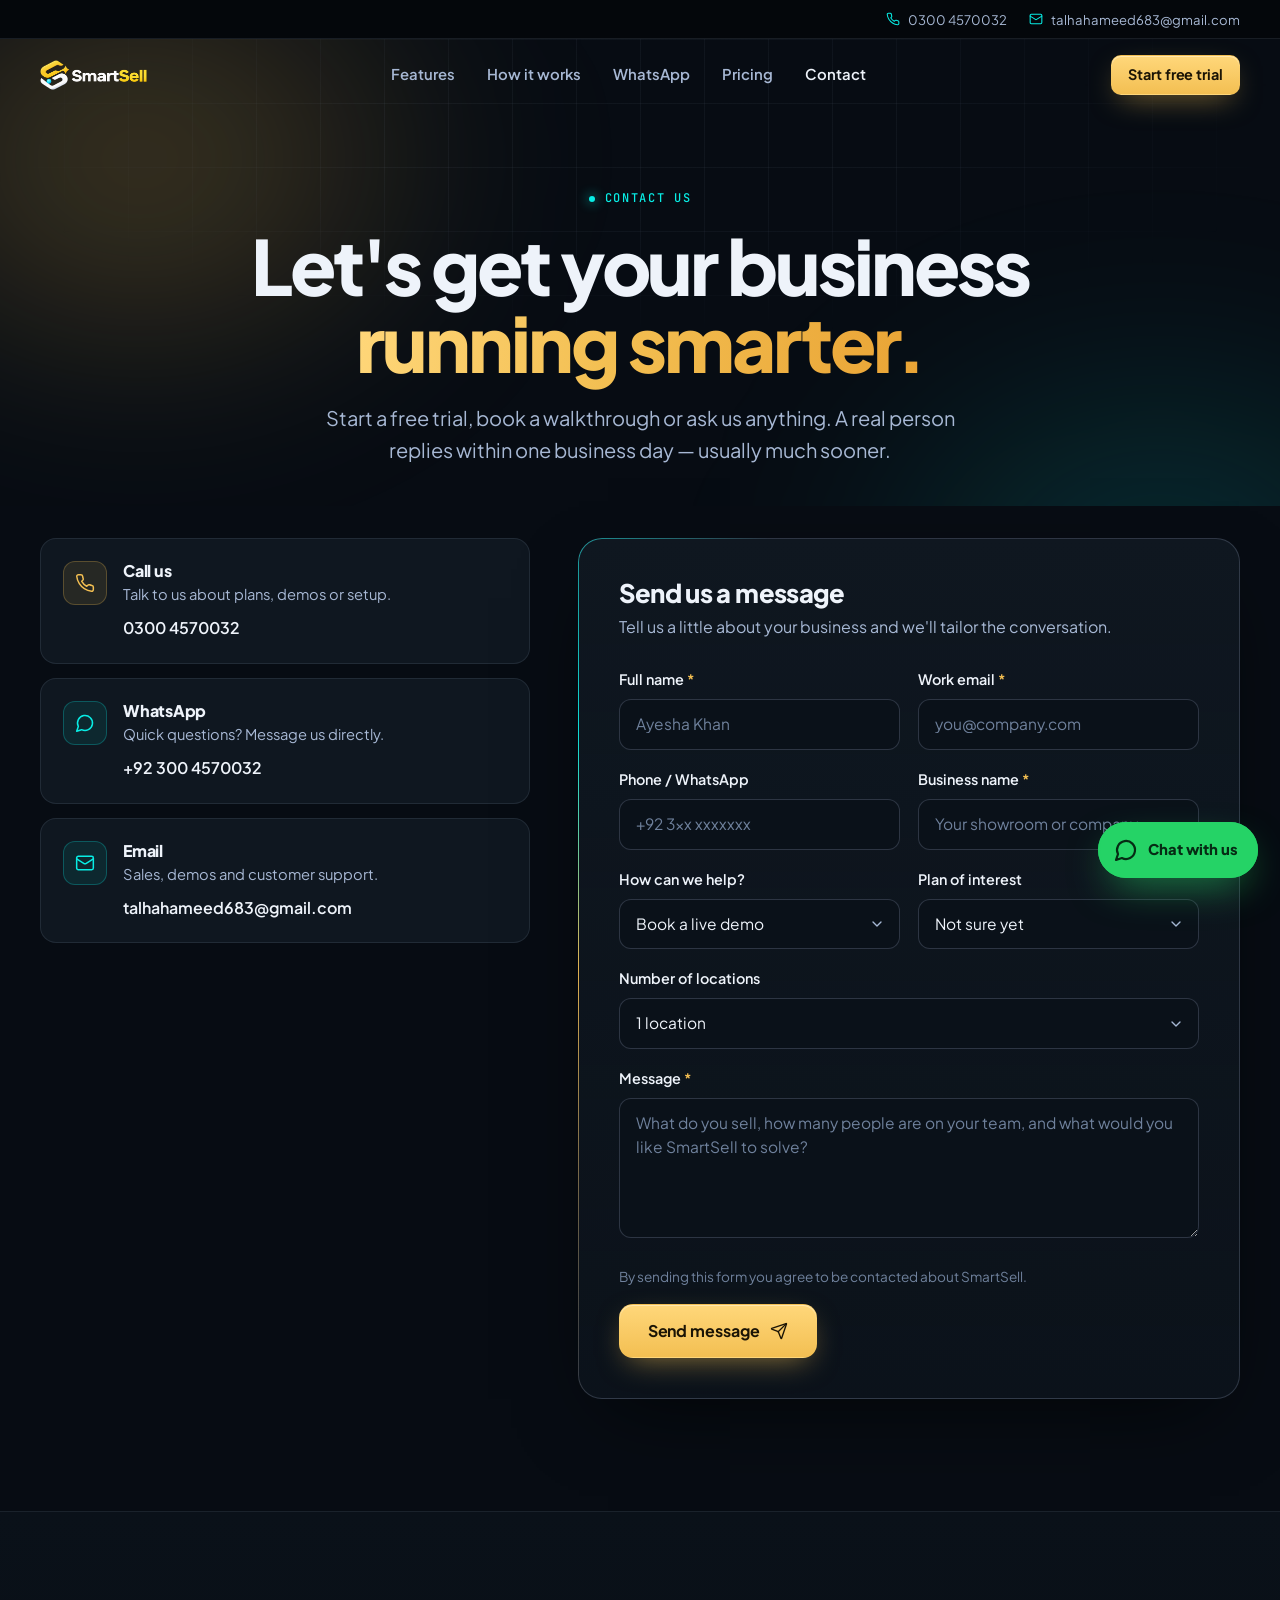
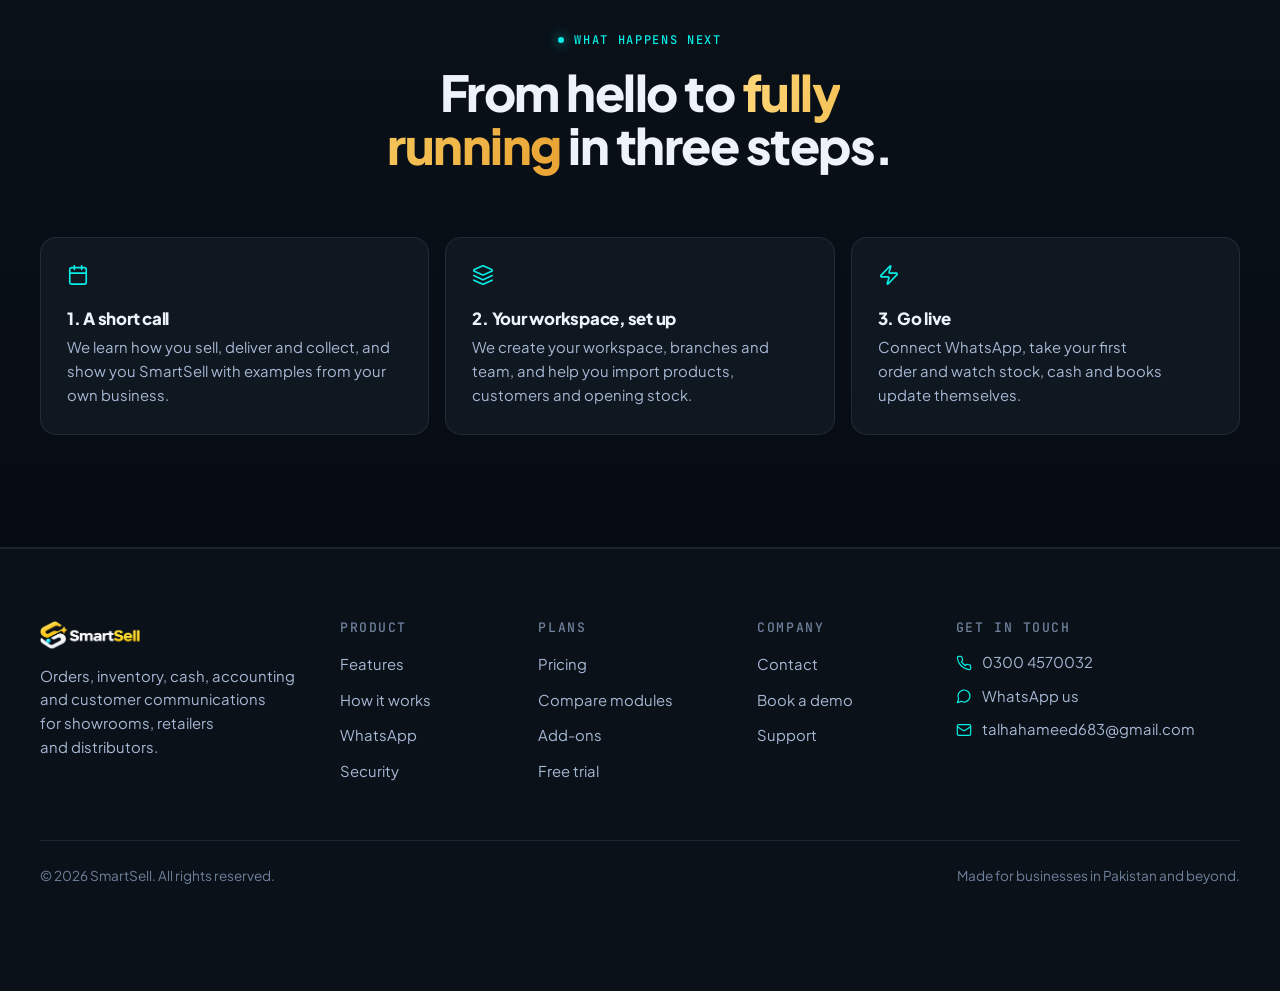
<file: contact.html>
<!doctype html>
<html lang="en">
<head>
  <meta charset="utf-8" />
  <meta name="viewport" content="width=device-width, initial-scale=1" />
  <title>Contact — SmartSell</title>
  <meta name="description" content="Start a free trial, book a live demo or get support. Talk to the SmartSell team by form, email or WhatsApp." />
  <meta name="theme-color" content="#070c13" />
  <meta property="og:type" content="website" />
  <meta property="og:title" content="Contact SmartSell" />
  <meta property="og:image" content="assets/img/logo.png" />
  <link rel="icon" type="image/png" sizes="32x32" href="assets/img/favicon-32.png" />
  <link rel="apple-touch-icon" href="assets/img/apple-touch-icon.png" />
  <link rel="preconnect" href="https://fonts.googleapis.com" />
  <link rel="preconnect" href="https://fonts.gstatic.com" crossorigin />
  <link href="https://fonts.googleapis.com/css2?family=JetBrains+Mono:wght@400;500&family=Plus+Jakarta+Sans:wght@400;500;600;700;800&display=swap" rel="stylesheet" />
  <link rel="stylesheet" href="assets/css/styles.css" />
</head>
<body>
  <a class="skip-link" href="#main">Skip to content</a>

  <div class="topbar">
    <div class="container topbar-inner">
      <div class="topbar-links">
        <a href="tel:+923004570032" data-tel><span data-icon="call"></span><span data-config="phoneDisplay">0300 4570032</span></a>
        <a href="mailto:talhahameed683@gmail.com" data-mailto><span data-icon="mail"></span><span data-config="email" class="topbar-long">talhahameed683@gmail.com</span><span class="topbar-short">Email us</span></a>
      </div>
    </div>
  </div>

  <header class="site-header">
    <nav class="container nav" aria-label="Main">
      <a class="brand" href="index.html" aria-label="SmartSell home">
        <img src="assets/img/logo.png" alt="SmartSell" width="107" height="30" />
      </a>
      <ul class="nav-links">
        <li><a href="index.html#features">Features</a></li>
        <li><a href="index.html#how-it-works">How it works</a></li>
        <li><a href="index.html#whatsapp">WhatsApp</a></li>
        <li><a href="pricing.html">Pricing</a></li>
        <li><a href="contact.html" aria-current="page">Contact</a></li>
      </ul>
      <div class="nav-actions">
        <a class="btn btn-primary" href="contact.html?topic=trial">Start free trial</a>
        <button class="nav-toggle" type="button" aria-expanded="false" aria-controls="mobile-menu" aria-label="Open menu"><span data-icon="menu"></span></button>
      </div>
    </nav>
    <div class="mobile-menu" id="mobile-menu">
      <a href="index.html#features">Features</a>
      <a href="index.html#how-it-works">How it works</a>
      <a href="index.html#whatsapp">WhatsApp</a>
      <a href="pricing.html">Pricing</a>
      <a href="contact.html" aria-current="page">Contact</a>
      <a href="tel:+923004570032" data-tel>Call 0300 4570032</a>
      <a class="btn btn-primary btn-block" href="contact.html?topic=trial">Start free trial</a>
    </div>
  </header>

  <main id="main">
    <section class="hero page-hero">
      <div class="hero-bg" aria-hidden="true"><div class="grid-lines"></div></div>
      <div class="container">
        <div class="hero-copy">
          <span class="eyebrow reveal">Contact us</span>
          <h1 class="reveal" data-delay="1" style="margin-top:18px">Let's get your business <span class="text-gold">running smarter.</span></h1>
          <p class="lead reveal" data-delay="2">Start a free trial, book a walkthrough or ask us anything. A real person replies within one business day — usually much sooner.</p>
        </div>
      </div>
    </section>

    <section class="section" style="padding-top:32px">
      <div class="container contact-layout">
        <div class="contact-cards">
          <a class="contact-card spotlight reveal" href="tel:+923004570032" data-tel>
            <span class="module-icon"><span data-icon="call"></span></span>
            <div>
              <h3>Call us</h3>
              <p>Talk to us about plans, demos or setup.</p>
              <span class="contact-value" data-config="phoneDisplay">0300 4570032</span>
            </div>
          </a>
          <a class="contact-card spotlight reveal" href="https://wa.me/923004570032" data-whatsapp="Hi SmartSell, I'd like to know more." target="_blank" rel="noopener" data-delay="1">
            <span class="module-icon teal"><span data-icon="message"></span></span>
            <div>
              <h3>WhatsApp</h3>
              <p>Quick questions? Message us directly.</p>
              <span class="contact-value" data-config="phoneIntl">+92 300 4570032</span>
            </div>
          </a>
          <a class="contact-card spotlight reveal" href="mailto:talhahameed683@gmail.com" data-mailto data-delay="2">
            <span class="module-icon teal"><span data-icon="mail"></span></span>
            <div>
              <h3>Email</h3>
              <p>Sales, demos and customer support.</p>
              <span class="contact-value" data-config="email">talhahameed683@gmail.com</span>
            </div>
          </a>
        </div>

        <div class="form-card glow-border reveal" data-delay="1">
          <form data-contact-form novalidate>
            <h2>Send us a message</h2>
            <p style="color:var(--muted);margin-top:8px">Tell us a little about your business and we'll tailor the conversation.</p>

            <div class="form-grid">
              <div class="field">
                <label for="name">Full name <span class="req" aria-hidden="true">*</span></label>
                <input id="name" name="name" type="text" autocomplete="name" placeholder="Ayesha Khan" required aria-describedby="name-error" />
                <span class="field-error" id="name-error" role="alert"></span>
              </div>
              <div class="field">
                <label for="email">Work email <span class="req" aria-hidden="true">*</span></label>
                <input id="email" name="email" type="email" autocomplete="email" placeholder="you@company.com" required aria-describedby="email-error" />
                <span class="field-error" id="email-error" role="alert"></span>
              </div>
              <div class="field">
                <label for="phone">Phone / WhatsApp</label>
                <input id="phone" name="phone" type="tel" autocomplete="tel" placeholder="+92 3xx xxxxxxx" aria-describedby="phone-error" />
                <span class="field-error" id="phone-error" role="alert"></span>
              </div>
              <div class="field">
                <label for="business">Business name <span class="req" aria-hidden="true">*</span></label>
                <input id="business" name="business" type="text" autocomplete="organization" placeholder="Your showroom or company" required aria-describedby="business-error" />
                <span class="field-error" id="business-error" role="alert"></span>
              </div>
              <div class="field">
                <label for="topic">How can we help?</label>
                <select id="topic" name="topic">
                  <option value="demo">Book a live demo</option>
                  <option value="trial">Start a free trial</option>
                  <option value="sales">Pricing &amp; plans</option>
                  <option value="support">Product support</option>
                  <option value="billing">Billing</option>
                  <option value="partnership">Partnership</option>
                </select>
              </div>
              <div class="field">
                <label for="plan">Plan of interest</label>
                <select id="plan" name="plan">
                  <option value="not-sure">Not sure yet</option>
                  <option value="starter">Starter</option>
                  <option value="growth">Growth</option>
                  <option value="business">Business</option>
                  <option value="enterprise">Enterprise</option>
                </select>
              </div>
              <div class="field full">
                <label for="locations">Number of locations</label>
                <select id="locations" name="locations">
                  <option value="1">1 location</option>
                  <option value="2-3">2 – 3 locations</option>
                  <option value="4-10">4 – 10 locations</option>
                  <option value="10+">More than 10</option>
                </select>
              </div>
              <div class="field full">
                <label for="message">Message <span class="req" aria-hidden="true">*</span></label>
                <textarea id="message" name="message" placeholder="What do you sell, how many people are on your team, and what would you like SmartSell to solve?" required aria-describedby="message-error"></textarea>
                <span class="field-error" id="message-error" role="alert"></span>
              </div>
              <div style="position:absolute;left:-9999px" aria-hidden="true">
                <label for="company_website">Leave this field empty</label>
                <input id="company_website" name="company_website" type="text" tabindex="-1" autocomplete="off" />
              </div>
            </div>

            <div class="form-actions">
              <small>By sending this form you agree to be contacted about SmartSell.</small>
              <button class="btn btn-primary btn-lg" type="submit"><span>Send message</span><span data-icon="send"></span></button>
            </div>
            <div class="form-status" role="status" aria-live="polite"></div>
          </form>

          <div class="form-success" data-form-success hidden tabindex="-1">
            <div class="success-icon"><span data-icon="check"></span></div>
            <h2>Thank you, <span data-success-name>there</span>!</h2>
            <p data-success-text>Your message is on its way. Our team will get back to you within one business day.</p>
            <button class="btn btn-ghost" type="button" data-form-reset>Send another message</button>
          </div>
        </div>
      </div>
    </section>

    <section class="section section-alt">
      <div class="container">
        <div class="section-head reveal">
          <span class="eyebrow">What happens next</span>
          <h2>From hello to <span class="text-gold">fully running</span> in three steps.</h2>
        </div>
        <div class="trust-grid">
          <div class="trust-item spotlight reveal"><span data-icon="calendar"></span><h3>1. A short call</h3><p>We learn how you sell, deliver and collect, and show you SmartSell with examples from your own business.</p></div>
          <div class="trust-item spotlight reveal" data-delay="1"><span data-icon="layers"></span><h3>2. Your workspace, set up</h3><p>We create your workspace, branches and team, and help you import products, customers and opening stock.</p></div>
          <div class="trust-item spotlight reveal" data-delay="2"><span data-icon="zap"></span><h3>3. Go live</h3><p>Connect WhatsApp, take your first order and watch stock, cash and books update themselves.</p></div>
        </div>
      </div>
    </section>
  </main>

  <footer class="site-footer">
    <div class="container">
      <div class="footer-grid">
        <div class="footer-brand">
          <img src="assets/img/logo.png" alt="SmartSell" width="100" height="28" loading="lazy" />
          <p>Orders, inventory, cash, accounting and customer communications for showrooms, retailers and distributors.</p>
        </div>
        <div class="footer-col">
          <h4>Product</h4>
          <ul>
            <li><a href="index.html#features">Features</a></li>
            <li><a href="index.html#how-it-works">How it works</a></li>
            <li><a href="index.html#whatsapp">WhatsApp</a></li>
            <li><a href="index.html#security">Security</a></li>
          </ul>
        </div>
        <div class="footer-col">
          <h4>Plans</h4>
          <ul>
            <li><a href="pricing.html">Pricing</a></li>
            <li><a href="pricing.html#compare">Compare modules</a></li>
            <li><a href="pricing.html#addons">Add-ons</a></li>
            <li><a href="contact.html?topic=trial">Free trial</a></li>
          </ul>
        </div>
        <div class="footer-col">
          <h4>Company</h4>
          <ul>
            <li><a href="contact.html">Contact</a></li>
            <li><a href="contact.html?topic=demo">Book a demo</a></li>
            <li><a href="contact.html?topic=support">Support</a></li>
          </ul>
        </div>
        <div class="footer-col footer-contact">
          <h4>Get in touch</h4>
          <ul>
            <li><span data-icon="call"></span><a href="tel:+923004570032" data-tel>0300 4570032</a></li>
            <li><span data-icon="message"></span><a href="https://wa.me/923004570032" data-whatsapp="Hi SmartSell, I'd like to know more." target="_blank" rel="noopener">WhatsApp us</a></li>
            <li><span data-icon="mail"></span><a href="mailto:talhahameed683@gmail.com" data-mailto>talhahameed683@gmail.com</a></li>
          </ul>
        </div>
      </div>
      <div class="footer-bottom">
        <span>© <span data-year>2026</span> SmartSell. All rights reserved.</span>
        <span>Made for businesses in Pakistan and beyond.</span>
      </div>
    </div>
  </footer>

  <a class="wa-float" href="https://wa.me/923004570032" data-whatsapp="Hi SmartSell, I'd like to know more." target="_blank" rel="noopener" aria-label="Chat with us on WhatsApp"><span data-icon="message"></span><span class="wa-label">Chat with us</span></a>

  <script src="assets/js/site.js" defer></script>
</body>
</html>
</file>
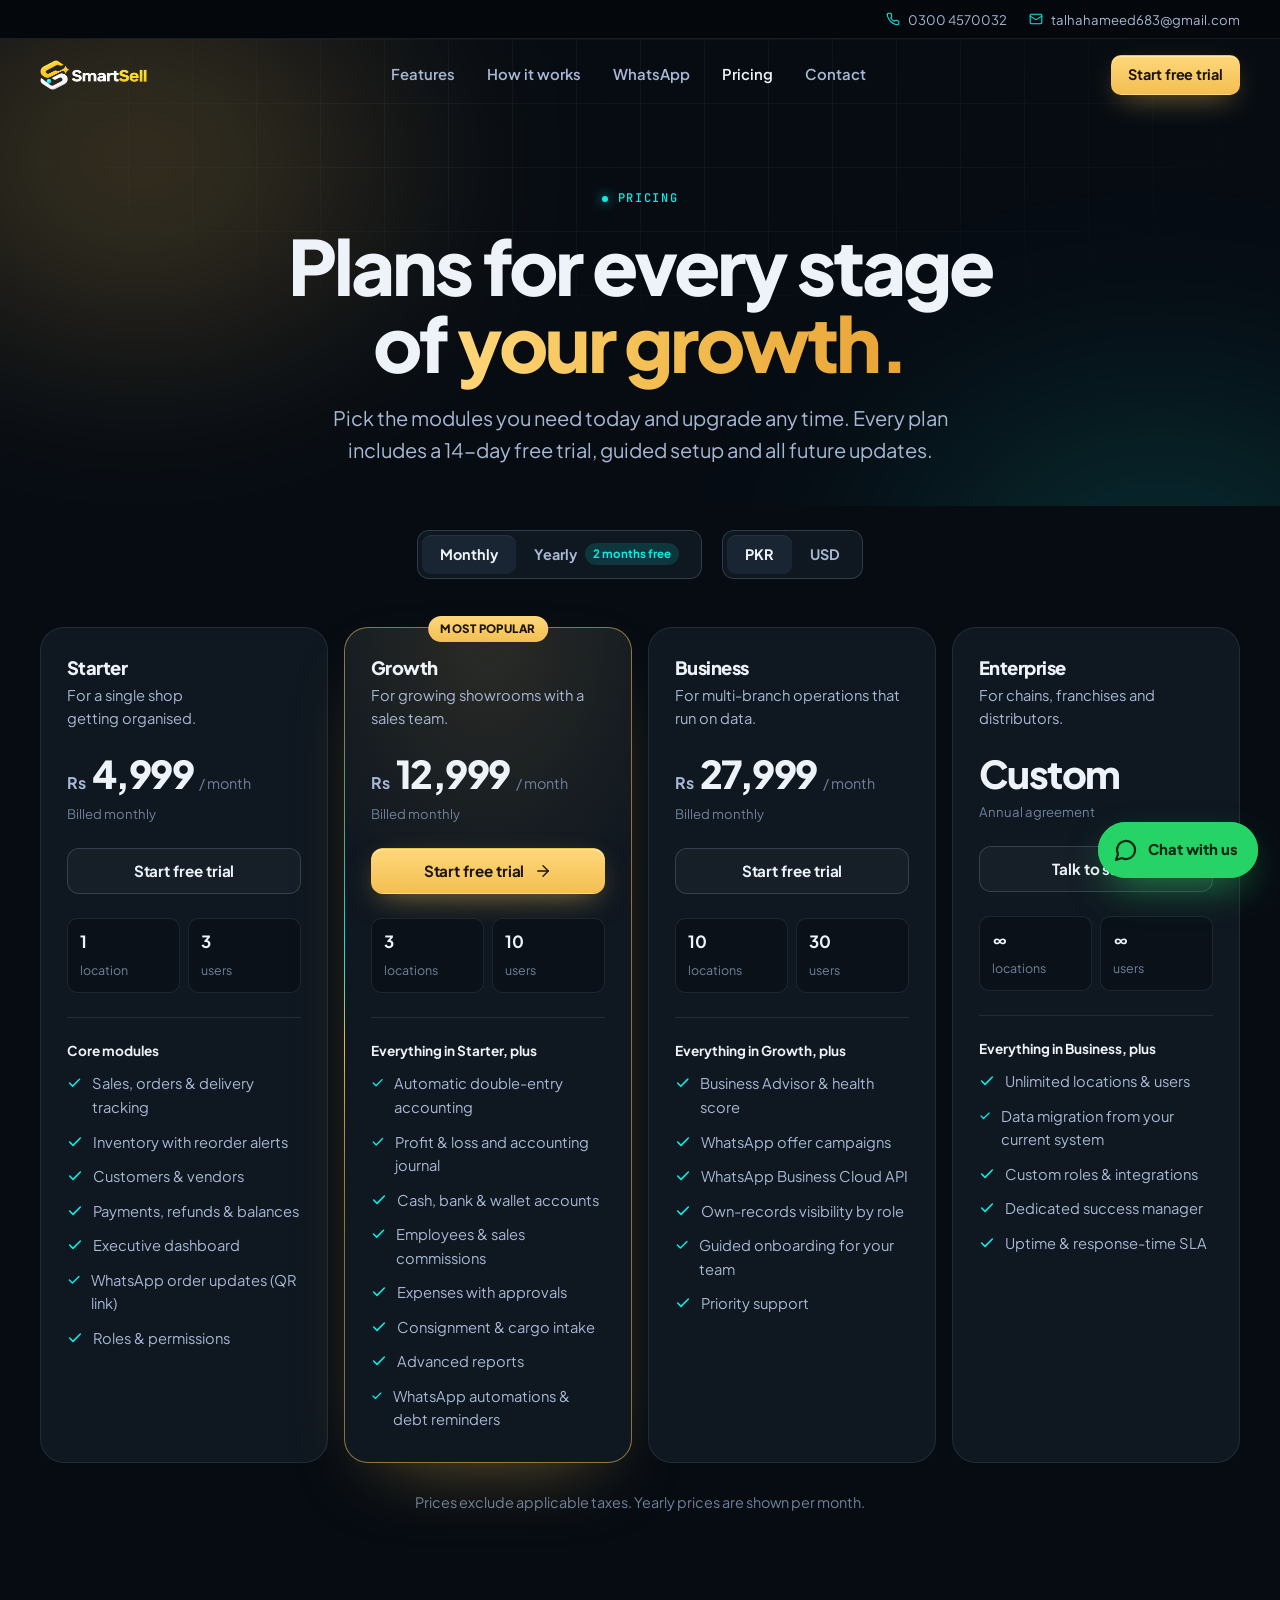
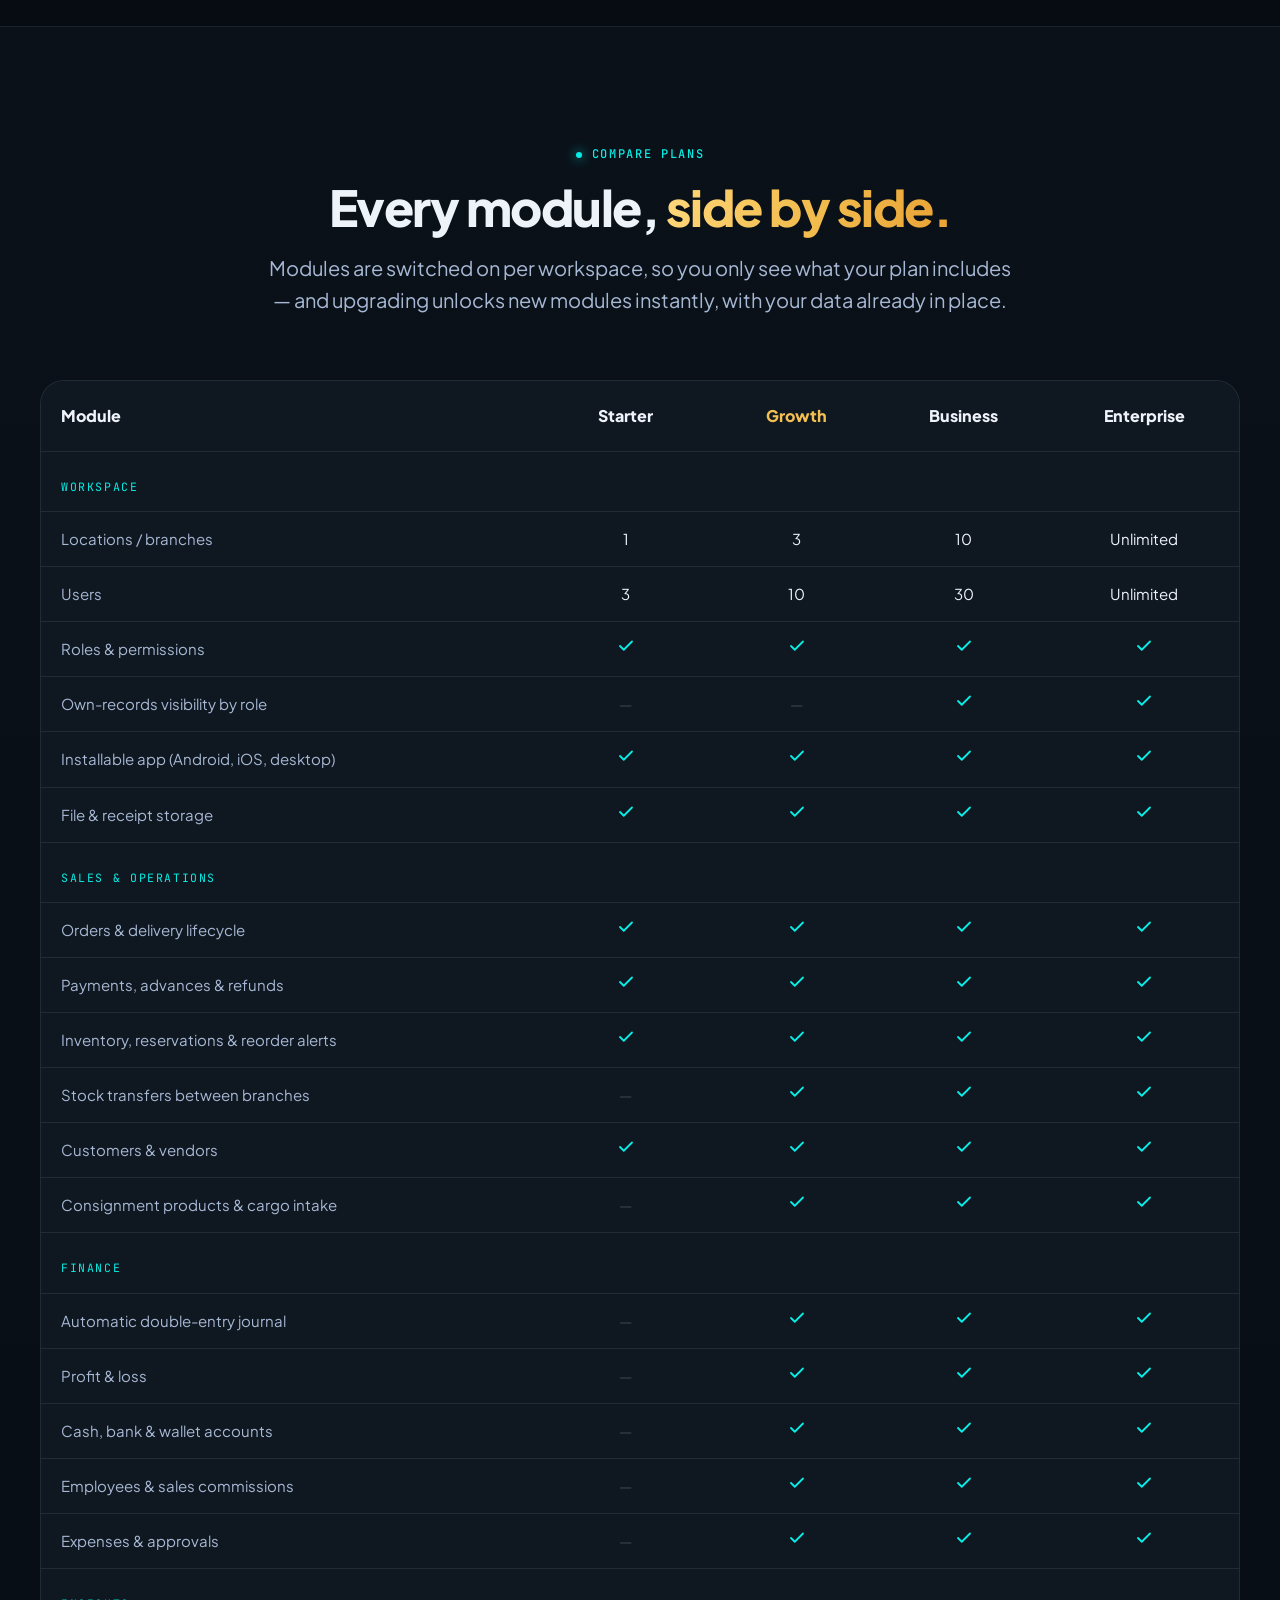
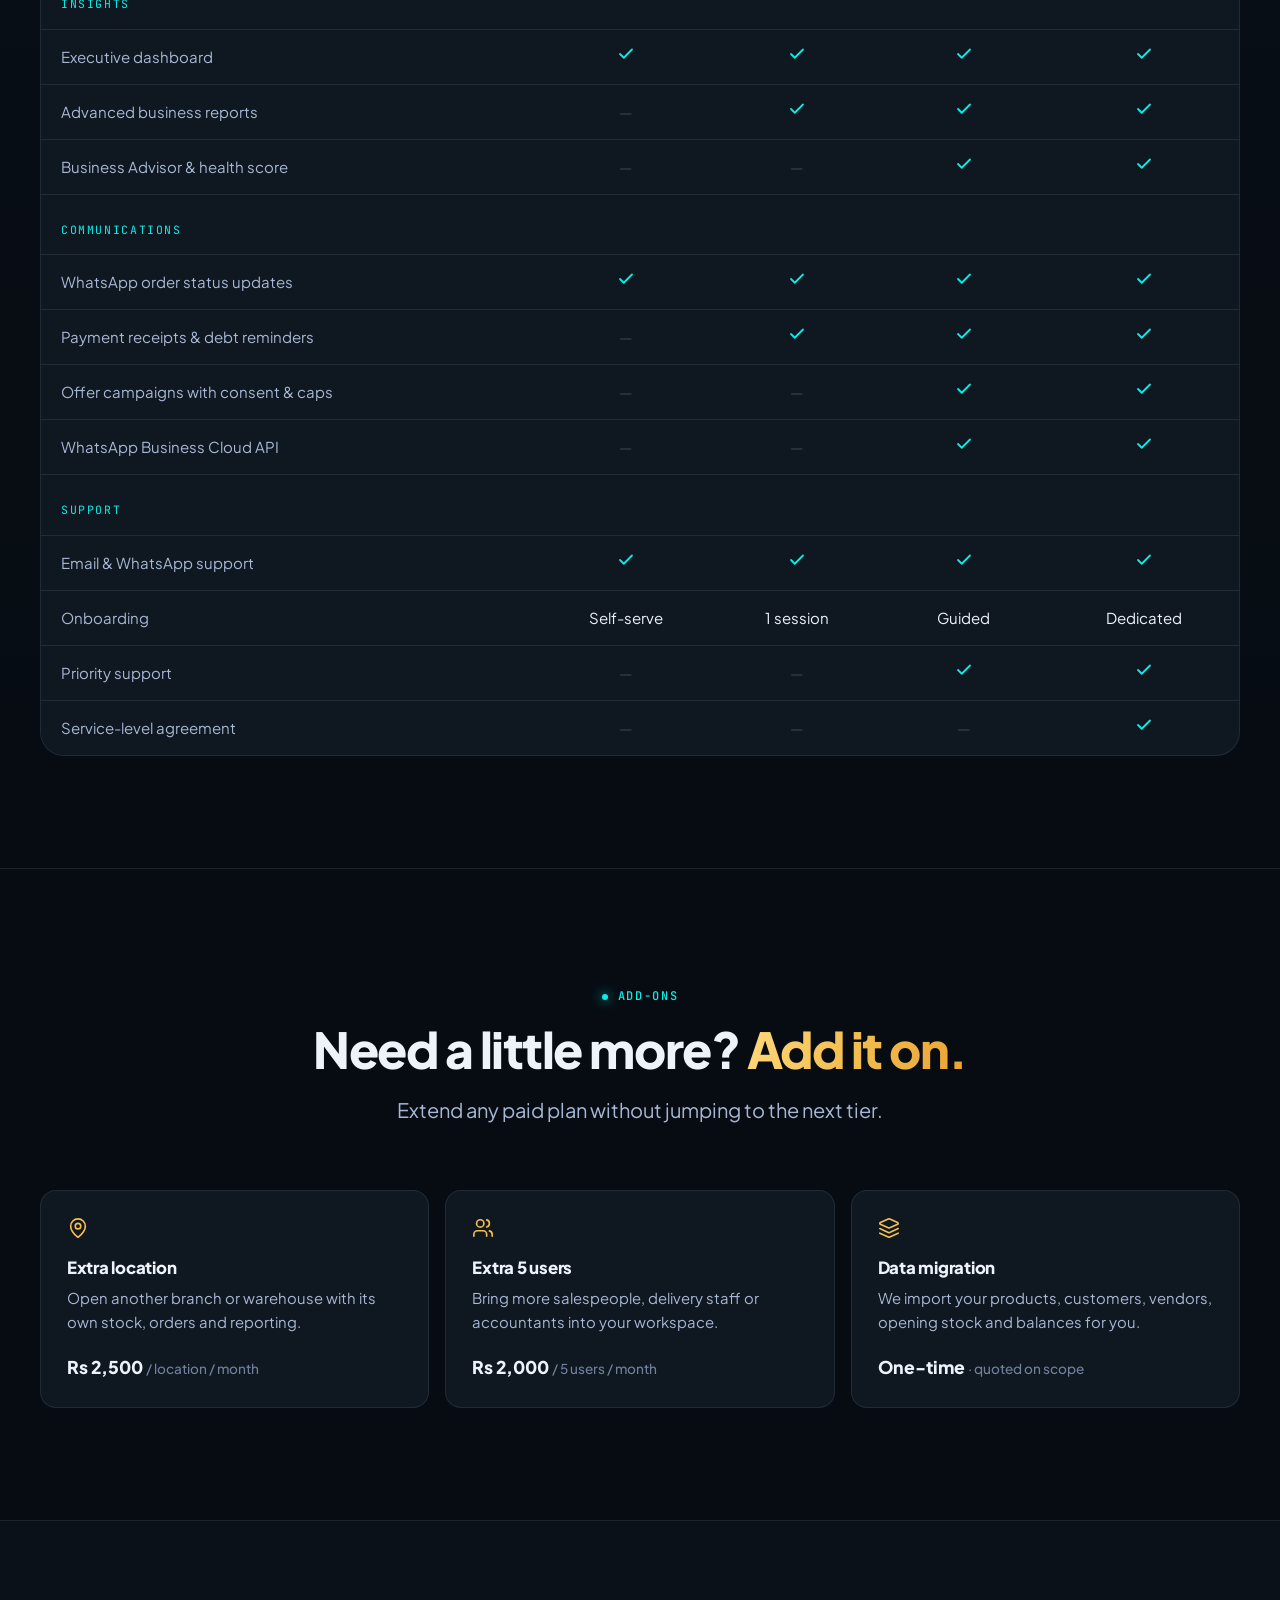
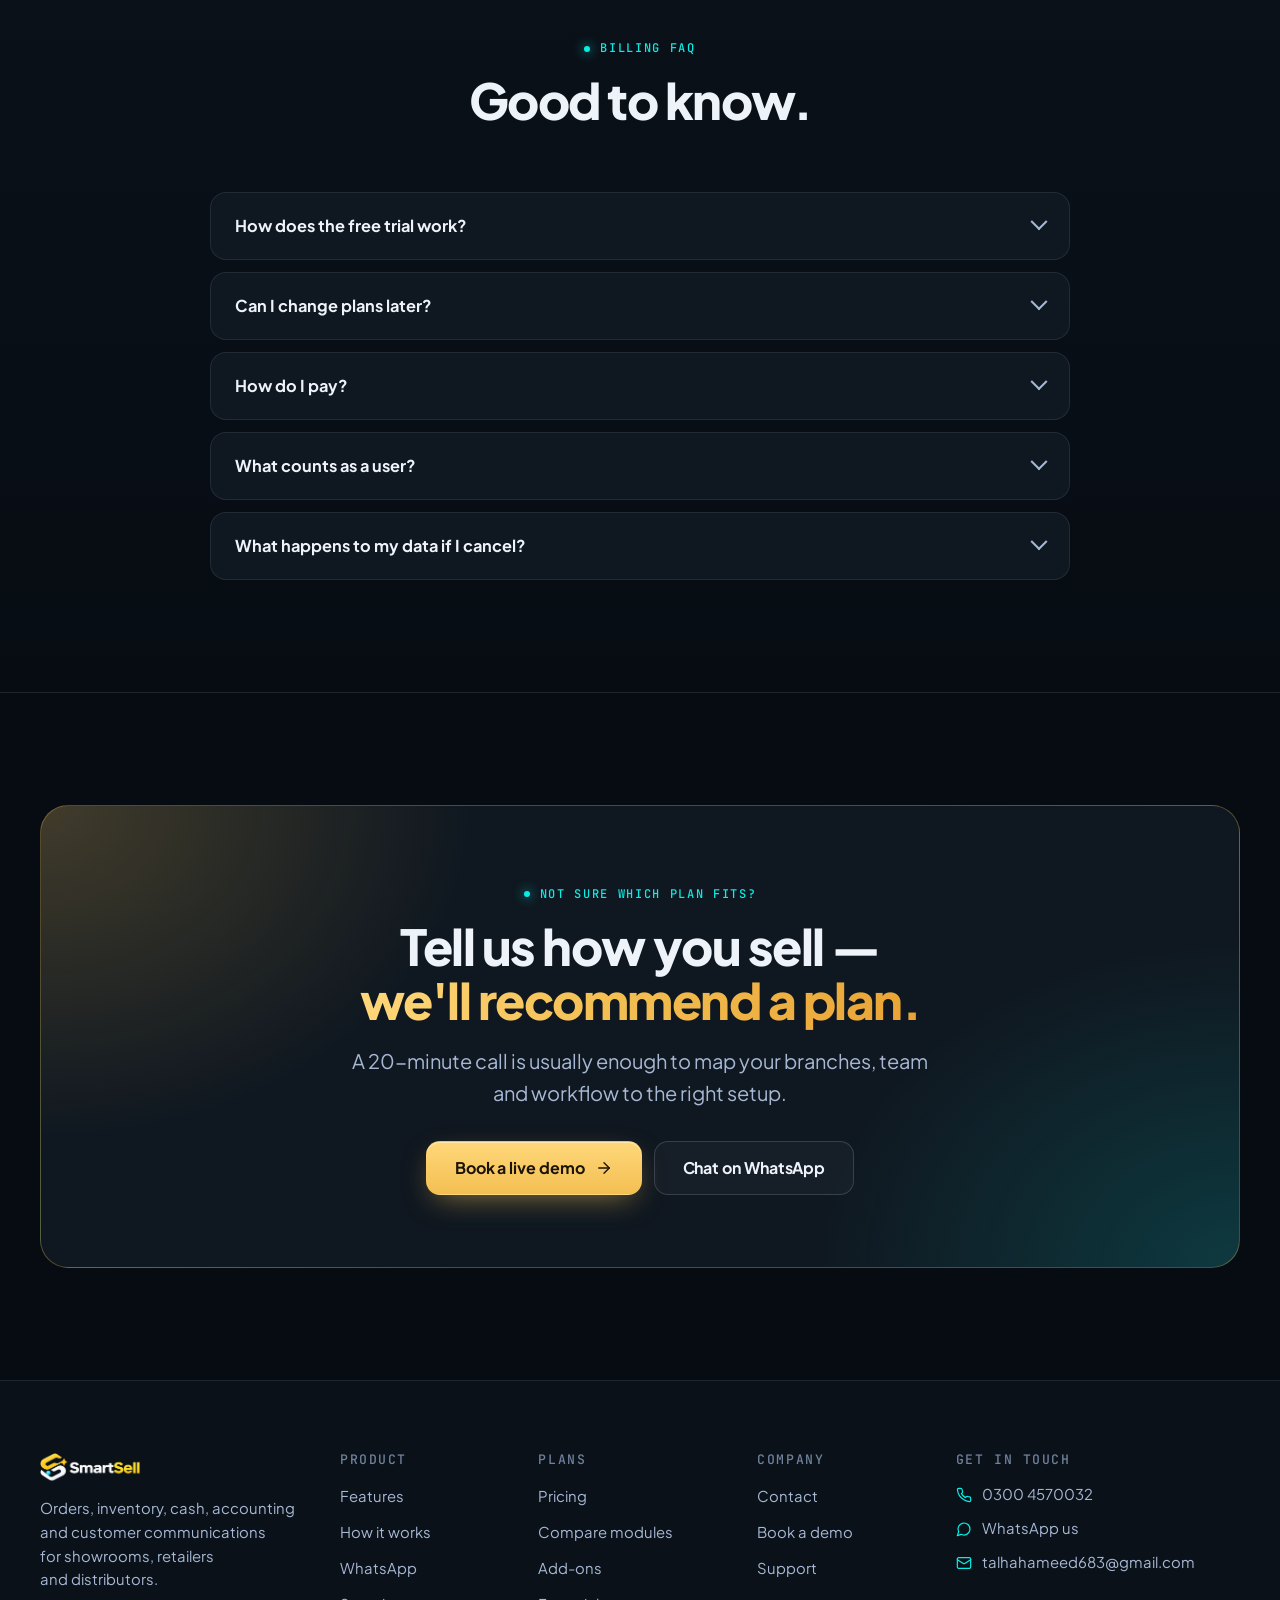
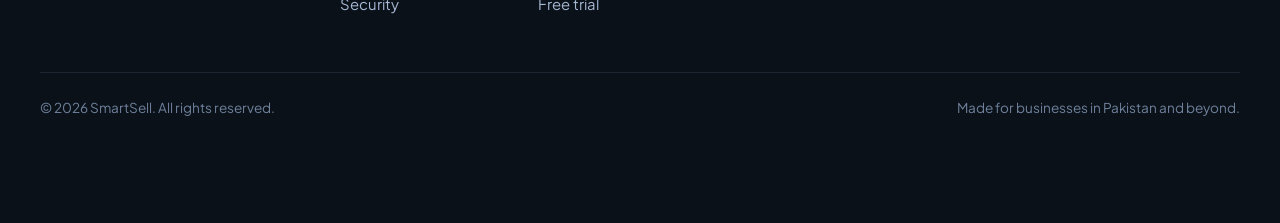
<file: pricing.html>
<!doctype html>
<html lang="en">
<head>
  <meta charset="utf-8" />
  <meta name="viewport" content="width=device-width, initial-scale=1" />
  <title>Pricing — SmartSell</title>
  <meta name="description" content="SmartSell plans for single shops, growing showrooms and multi-branch businesses. Compare modules, limits and add-ons. Every plan starts with a 14-day free trial." />
  <meta name="theme-color" content="#070c13" />
  <meta property="og:type" content="website" />
  <meta property="og:title" content="SmartSell pricing — simple plans that grow with you" />
  <meta property="og:image" content="assets/img/logo.png" />
  <link rel="icon" type="image/png" sizes="32x32" href="assets/img/favicon-32.png" />
  <link rel="apple-touch-icon" href="assets/img/apple-touch-icon.png" />
  <link rel="preconnect" href="https://fonts.googleapis.com" />
  <link rel="preconnect" href="https://fonts.gstatic.com" crossorigin />
  <link href="https://fonts.googleapis.com/css2?family=JetBrains+Mono:wght@400;500&family=Plus+Jakarta+Sans:wght@400;500;600;700;800&display=swap" rel="stylesheet" />
  <link rel="stylesheet" href="assets/css/styles.css" />
</head>
<body>
  <a class="skip-link" href="#main">Skip to content</a>

  <div class="topbar">
    <div class="container topbar-inner">
      <div class="topbar-links">
        <a href="tel:+923004570032" data-tel><span data-icon="call"></span><span data-config="phoneDisplay">0300 4570032</span></a>
        <a href="mailto:talhahameed683@gmail.com" data-mailto><span data-icon="mail"></span><span data-config="email" class="topbar-long">talhahameed683@gmail.com</span><span class="topbar-short">Email us</span></a>
      </div>
    </div>
  </div>

  <header class="site-header">
    <nav class="container nav" aria-label="Main">
      <a class="brand" href="index.html" aria-label="SmartSell home">
        <img src="assets/img/logo.png" alt="SmartSell" width="107" height="30" />
      </a>
      <ul class="nav-links">
        <li><a href="index.html#features">Features</a></li>
        <li><a href="index.html#how-it-works">How it works</a></li>
        <li><a href="index.html#whatsapp">WhatsApp</a></li>
        <li><a href="pricing.html" aria-current="page">Pricing</a></li>
        <li><a href="contact.html">Contact</a></li>
      </ul>
      <div class="nav-actions">
        <a class="btn btn-primary" href="contact.html?topic=trial">Start free trial</a>
        <button class="nav-toggle" type="button" aria-expanded="false" aria-controls="mobile-menu" aria-label="Open menu"><span data-icon="menu"></span></button>
      </div>
    </nav>
    <div class="mobile-menu" id="mobile-menu">
      <a href="index.html#features">Features</a>
      <a href="index.html#how-it-works">How it works</a>
      <a href="index.html#whatsapp">WhatsApp</a>
      <a href="pricing.html" aria-current="page">Pricing</a>
      <a href="contact.html">Contact</a>
      <a href="tel:+923004570032" data-tel>Call 0300 4570032</a>
      <a class="btn btn-primary btn-block" href="contact.html?topic=trial">Start free trial</a>
    </div>
  </header>

  <main id="main" data-pricing>
    <section class="hero page-hero">
      <div class="hero-bg" aria-hidden="true"><div class="grid-lines"></div></div>
      <div class="container">
        <div class="hero-copy">
          <span class="eyebrow reveal">Pricing</span>
          <h1 class="reveal" data-delay="1" style="margin-top:18px">Plans for every stage of <span class="text-gold">your growth.</span></h1>
          <p class="lead reveal" data-delay="2">Pick the modules you need today and upgrade any time. Every plan includes a 14-day free trial, guided setup and all future updates.</p>
        </div>
      </div>
    </section>

    <section class="section" style="padding-top:24px">
      <div class="container">
        <div class="pricing-controls reveal">
          <div class="segmented" role="group" aria-label="Billing period">
            <button type="button" data-billing="monthly" aria-pressed="true">Monthly</button>
            <button type="button" data-billing="annual" aria-pressed="false">Yearly <span class="save-badge">2 months free</span></button>
          </div>
          <div class="segmented" role="group" aria-label="Currency">
            <button type="button" data-currency="PKR" aria-pressed="true">PKR</button>
            <button type="button" data-currency="USD" aria-pressed="false">USD</button>
          </div>
        </div>

        <div class="plans">
          <article class="plan spotlight reveal">
            <h2 class="plan-name">Starter</h2>
            <p class="plan-desc">For a single shop getting organised.</p>
            <div class="plan-price" data-price data-pkr="4999" data-usd="19"><span class="cur">Rs</span><span class="amount">4,999</span><span class="per">/ month</span></div>
            <p class="plan-billing">Billed monthly</p>
            <a class="btn btn-ghost btn-block" href="contact.html?topic=trial&amp;plan=starter">Start free trial</a>
            <div class="plan-limits"><div><b>1</b><small>location</small></div><div><b>3</b><small>users</small></div></div>
            <ul class="plan-features">
              <li class="plan-features-title">Core modules</li>
              <li><span data-icon="check"></span>Sales, orders &amp; delivery tracking</li>
              <li><span data-icon="check"></span>Inventory with reorder alerts</li>
              <li><span data-icon="check"></span>Customers &amp; vendors</li>
              <li><span data-icon="check"></span>Payments, refunds &amp; balances</li>
              <li><span data-icon="check"></span>Executive dashboard</li>
              <li><span data-icon="check"></span>WhatsApp order updates (QR link)</li>
              <li><span data-icon="check"></span>Roles &amp; permissions</li>
            </ul>
          </article>

          <article class="plan is-featured glow-border spotlight reveal" data-delay="1">
            <span class="plan-badge">Most popular</span>
            <h2 class="plan-name">Growth</h2>
            <p class="plan-desc">For growing showrooms with a sales team.</p>
            <div class="plan-price" data-price data-pkr="12999" data-usd="49"><span class="cur">Rs</span><span class="amount">12,999</span><span class="per">/ month</span></div>
            <p class="plan-billing">Billed monthly</p>
            <a class="btn btn-primary btn-block" href="contact.html?topic=trial&amp;plan=growth">Start free trial <span data-icon="arrow-right"></span></a>
            <div class="plan-limits"><div><b>3</b><small>locations</small></div><div><b>10</b><small>users</small></div></div>
            <ul class="plan-features">
              <li class="plan-features-title">Everything in Starter, plus</li>
              <li><span data-icon="check"></span>Automatic double-entry accounting</li>
              <li><span data-icon="check"></span>Profit &amp; loss and accounting journal</li>
              <li><span data-icon="check"></span>Cash, bank &amp; wallet accounts</li>
              <li><span data-icon="check"></span>Employees &amp; sales commissions</li>
              <li><span data-icon="check"></span>Expenses with approvals</li>
              <li><span data-icon="check"></span>Consignment &amp; cargo intake</li>
              <li><span data-icon="check"></span>Advanced reports</li>
              <li><span data-icon="check"></span>WhatsApp automations &amp; debt reminders</li>
            </ul>
          </article>

          <article class="plan spotlight reveal" data-delay="2">
            <h2 class="plan-name">Business</h2>
            <p class="plan-desc">For multi-branch operations that run on data.</p>
            <div class="plan-price" data-price data-pkr="27999" data-usd="99"><span class="cur">Rs</span><span class="amount">27,999</span><span class="per">/ month</span></div>
            <p class="plan-billing">Billed monthly</p>
            <a class="btn btn-ghost btn-block" href="contact.html?topic=trial&amp;plan=business">Start free trial</a>
            <div class="plan-limits"><div><b>10</b><small>locations</small></div><div><b>30</b><small>users</small></div></div>
            <ul class="plan-features">
              <li class="plan-features-title">Everything in Growth, plus</li>
              <li><span data-icon="check"></span>Business Advisor &amp; health score</li>
              <li><span data-icon="check"></span>WhatsApp offer campaigns</li>
              <li><span data-icon="check"></span>WhatsApp Business Cloud API</li>
              <li><span data-icon="check"></span>Own-records visibility by role</li>
              <li><span data-icon="check"></span>Guided onboarding for your team</li>
              <li><span data-icon="check"></span>Priority support</li>
            </ul>
          </article>

          <article class="plan spotlight reveal" data-delay="3">
            <h2 class="plan-name">Enterprise</h2>
            <p class="plan-desc">For chains, franchises and distributors.</p>
            <div class="plan-price"><span class="amount">Custom</span></div>
            <p class="plan-billing">Annual agreement</p>
            <a class="btn btn-ghost btn-block" href="contact.html?topic=sales&amp;plan=enterprise">Talk to sales</a>
            <div class="plan-limits"><div><b>∞</b><small>locations</small></div><div><b>∞</b><small>users</small></div></div>
            <ul class="plan-features">
              <li class="plan-features-title">Everything in Business, plus</li>
              <li><span data-icon="check"></span>Unlimited locations &amp; users</li>
              <li><span data-icon="check"></span>Data migration from your current system</li>
              <li><span data-icon="check"></span>Custom roles &amp; integrations</li>
              <li><span data-icon="check"></span>Dedicated success manager</li>
              <li><span data-icon="check"></span>Uptime &amp; response-time SLA</li>
            </ul>
          </article>
        </div>
        <p class="pricing-foot">Prices exclude applicable taxes. Yearly prices are shown per month.</p>
      </div>
    </section>

    <!-- Compare -->
    <section class="section section-alt" id="compare">
      <div class="container">
        <div class="section-head reveal">
          <span class="eyebrow">Compare plans</span>
          <h2>Every module, <span class="text-gold">side by side.</span></h2>
          <p class="lead">Modules are switched on per workspace, so you only see what your plan includes — and upgrading unlocks new modules instantly, with your data already in place.</p>
        </div>

        <div class="table-wrap reveal">
          <table class="compare">
            <caption class="sr-only">Modules and limits included in each SmartSell plan</caption>
            <thead>
              <tr>
                <th scope="col">Module</th>
                <th scope="col">Starter</th>
                <th scope="col" class="is-featured">Growth</th>
                <th scope="col">Business</th>
                <th scope="col">Enterprise</th>
              </tr>
            </thead>
            <tbody>
              <tr class="group"><td colspan="5">Workspace</td></tr>
              <tr><td>Locations / branches</td><td>1</td><td>3</td><td>10</td><td>Unlimited</td></tr>
              <tr><td>Users</td><td>3</td><td>10</td><td>30</td><td>Unlimited</td></tr>
              <tr><td>Roles &amp; permissions</td><td class="yes"><span data-icon="check"></span></td><td class="yes"><span data-icon="check"></span></td><td class="yes"><span data-icon="check"></span></td><td class="yes"><span data-icon="check"></span></td></tr>
              <tr><td>Own-records visibility by role</td><td class="no">—</td><td class="no">—</td><td class="yes"><span data-icon="check"></span></td><td class="yes"><span data-icon="check"></span></td></tr>
              <tr><td>Installable app (Android, iOS, desktop)</td><td class="yes"><span data-icon="check"></span></td><td class="yes"><span data-icon="check"></span></td><td class="yes"><span data-icon="check"></span></td><td class="yes"><span data-icon="check"></span></td></tr>
              <tr><td>File &amp; receipt storage</td><td class="yes"><span data-icon="check"></span></td><td class="yes"><span data-icon="check"></span></td><td class="yes"><span data-icon="check"></span></td><td class="yes"><span data-icon="check"></span></td></tr>

              <tr class="group"><td colspan="5">Sales &amp; operations</td></tr>
              <tr><td>Orders &amp; delivery lifecycle</td><td class="yes"><span data-icon="check"></span></td><td class="yes"><span data-icon="check"></span></td><td class="yes"><span data-icon="check"></span></td><td class="yes"><span data-icon="check"></span></td></tr>
              <tr><td>Payments, advances &amp; refunds</td><td class="yes"><span data-icon="check"></span></td><td class="yes"><span data-icon="check"></span></td><td class="yes"><span data-icon="check"></span></td><td class="yes"><span data-icon="check"></span></td></tr>
              <tr><td>Inventory, reservations &amp; reorder alerts</td><td class="yes"><span data-icon="check"></span></td><td class="yes"><span data-icon="check"></span></td><td class="yes"><span data-icon="check"></span></td><td class="yes"><span data-icon="check"></span></td></tr>
              <tr><td>Stock transfers between branches</td><td class="no">—</td><td class="yes"><span data-icon="check"></span></td><td class="yes"><span data-icon="check"></span></td><td class="yes"><span data-icon="check"></span></td></tr>
              <tr><td>Customers &amp; vendors</td><td class="yes"><span data-icon="check"></span></td><td class="yes"><span data-icon="check"></span></td><td class="yes"><span data-icon="check"></span></td><td class="yes"><span data-icon="check"></span></td></tr>
              <tr><td>Consignment products &amp; cargo intake</td><td class="no">—</td><td class="yes"><span data-icon="check"></span></td><td class="yes"><span data-icon="check"></span></td><td class="yes"><span data-icon="check"></span></td></tr>

              <tr class="group"><td colspan="5">Finance</td></tr>
              <tr><td>Automatic double-entry journal</td><td class="no">—</td><td class="yes"><span data-icon="check"></span></td><td class="yes"><span data-icon="check"></span></td><td class="yes"><span data-icon="check"></span></td></tr>
              <tr><td>Profit &amp; loss</td><td class="no">—</td><td class="yes"><span data-icon="check"></span></td><td class="yes"><span data-icon="check"></span></td><td class="yes"><span data-icon="check"></span></td></tr>
              <tr><td>Cash, bank &amp; wallet accounts</td><td class="no">—</td><td class="yes"><span data-icon="check"></span></td><td class="yes"><span data-icon="check"></span></td><td class="yes"><span data-icon="check"></span></td></tr>
              <tr><td>Employees &amp; sales commissions</td><td class="no">—</td><td class="yes"><span data-icon="check"></span></td><td class="yes"><span data-icon="check"></span></td><td class="yes"><span data-icon="check"></span></td></tr>
              <tr><td>Expenses &amp; approvals</td><td class="no">—</td><td class="yes"><span data-icon="check"></span></td><td class="yes"><span data-icon="check"></span></td><td class="yes"><span data-icon="check"></span></td></tr>

              <tr class="group"><td colspan="5">Insights</td></tr>
              <tr><td>Executive dashboard</td><td class="yes"><span data-icon="check"></span></td><td class="yes"><span data-icon="check"></span></td><td class="yes"><span data-icon="check"></span></td><td class="yes"><span data-icon="check"></span></td></tr>
              <tr><td>Advanced business reports</td><td class="no">—</td><td class="yes"><span data-icon="check"></span></td><td class="yes"><span data-icon="check"></span></td><td class="yes"><span data-icon="check"></span></td></tr>
              <tr><td>Business Advisor &amp; health score</td><td class="no">—</td><td class="no">—</td><td class="yes"><span data-icon="check"></span></td><td class="yes"><span data-icon="check"></span></td></tr>

              <tr class="group"><td colspan="5">Communications</td></tr>
              <tr><td>WhatsApp order status updates</td><td class="yes"><span data-icon="check"></span></td><td class="yes"><span data-icon="check"></span></td><td class="yes"><span data-icon="check"></span></td><td class="yes"><span data-icon="check"></span></td></tr>
              <tr><td>Payment receipts &amp; debt reminders</td><td class="no">—</td><td class="yes"><span data-icon="check"></span></td><td class="yes"><span data-icon="check"></span></td><td class="yes"><span data-icon="check"></span></td></tr>
              <tr><td>Offer campaigns with consent &amp; caps</td><td class="no">—</td><td class="no">—</td><td class="yes"><span data-icon="check"></span></td><td class="yes"><span data-icon="check"></span></td></tr>
              <tr><td>WhatsApp Business Cloud API</td><td class="no">—</td><td class="no">—</td><td class="yes"><span data-icon="check"></span></td><td class="yes"><span data-icon="check"></span></td></tr>

              <tr class="group"><td colspan="5">Support</td></tr>
              <tr><td>Email &amp; WhatsApp support</td><td class="yes"><span data-icon="check"></span></td><td class="yes"><span data-icon="check"></span></td><td class="yes"><span data-icon="check"></span></td><td class="yes"><span data-icon="check"></span></td></tr>
              <tr><td>Onboarding</td><td>Self-serve</td><td>1 session</td><td>Guided</td><td>Dedicated</td></tr>
              <tr><td>Priority support</td><td class="no">—</td><td class="no">—</td><td class="yes"><span data-icon="check"></span></td><td class="yes"><span data-icon="check"></span></td></tr>
              <tr><td>Service-level agreement</td><td class="no">—</td><td class="no">—</td><td class="no">—</td><td class="yes"><span data-icon="check"></span></td></tr>
            </tbody>
          </table>
        </div>
      </div>
    </section>

    <!-- Add-ons -->
    <section class="section" id="addons">
      <div class="container">
        <div class="section-head reveal">
          <span class="eyebrow">Add-ons</span>
          <h2>Need a little more? <span class="text-gold">Add it on.</span></h2>
          <p class="lead">Extend any paid plan without jumping to the next tier.</p>
        </div>
        <div class="addons">
          <div class="addon spotlight reveal">
            <span data-icon="pin"></span>
            <h3>Extra location</h3>
            <p>Open another branch or warehouse with its own stock, orders and reporting.</p>
            <div class="addon-price" data-addon-price data-pkr="2500" data-usd="9">Rs 2,500 <small>/ location / month</small></div>
          </div>
          <div class="addon spotlight reveal" data-delay="1">
            <span data-icon="users"></span>
            <h3>Extra 5 users</h3>
            <p>Bring more salespeople, delivery staff or accountants into your workspace.</p>
            <div class="addon-price" data-addon-price data-pkr="2000" data-usd="7">Rs 2,000 <small>/ 5 users / month</small></div>
          </div>
          <div class="addon spotlight reveal" data-delay="2">
            <span data-icon="layers"></span>
            <h3>Data migration</h3>
            <p>We import your products, customers, vendors, opening stock and balances for you.</p>
            <div class="addon-price">One-time <small>· quoted on scope</small></div>
          </div>
        </div>
      </div>
    </section>

    <!-- Billing FAQ -->
    <section class="section section-alt">
      <div class="container">
        <div class="section-head reveal">
          <span class="eyebrow">Billing FAQ</span>
          <h2>Good to know.</h2>
        </div>
        <div class="faq reveal">
          <details>
            <summary>How does the free trial work?</summary>
            <p>Tell us about your business and we'll set up your workspace with the plan you choose. You get full access for 14 days. No card is needed to start, and nothing is charged unless you decide to continue.</p>
          </details>
          <details>
            <summary>Can I change plans later?</summary>
            <p>Yes. Upgrade at any time and the new modules switch on immediately with all your existing data. Downgrades take effect from your next billing period.</p>
          </details>
          <details>
            <summary>How do I pay?</summary>
            <p>We invoice monthly or yearly in PKR or USD. You can pay by bank transfer or card. Yearly billing gives you two months free.</p>
          </details>
          <details>
            <summary>What counts as a user?</summary>
            <p>Anyone who signs in to your workspace — owners, managers, salespeople, accountants or delivery staff. Customers and vendors never count as users.</p>
          </details>
          <details>
            <summary>What happens to my data if I cancel?</summary>
            <p>Your data belongs to you. Before your subscription ends you can export your records, and we keep your workspace read-only for 30 days in case you change your mind.</p>
          </details>
        </div>
      </div>
    </section>

    <section class="section">
      <div class="container">
        <div class="cta-band reveal">
          <span class="eyebrow">Not sure which plan fits?</span>
          <h2 style="margin-top:16px">Tell us how you sell — <span class="text-gold">we'll recommend a plan.</span></h2>
          <p class="lead">A 20-minute call is usually enough to map your branches, team and workflow to the right setup.</p>
          <div class="hero-cta">
            <a class="btn btn-primary btn-lg" href="contact.html?topic=demo">Book a live demo <span data-icon="arrow-right"></span></a>
            <a class="btn btn-ghost btn-lg" href="#" data-whatsapp="Hi SmartSell, I'd like help choosing a plan.">Chat on WhatsApp</a>
          </div>
        </div>
      </div>
    </section>
  </main>

  <footer class="site-footer">
    <div class="container">
      <div class="footer-grid">
        <div class="footer-brand">
          <img src="assets/img/logo.png" alt="SmartSell" width="100" height="28" loading="lazy" />
          <p>Orders, inventory, cash, accounting and customer communications for showrooms, retailers and distributors.</p>
        </div>
        <div class="footer-col">
          <h4>Product</h4>
          <ul>
            <li><a href="index.html#features">Features</a></li>
            <li><a href="index.html#how-it-works">How it works</a></li>
            <li><a href="index.html#whatsapp">WhatsApp</a></li>
            <li><a href="index.html#security">Security</a></li>
          </ul>
        </div>
        <div class="footer-col">
          <h4>Plans</h4>
          <ul>
            <li><a href="pricing.html">Pricing</a></li>
            <li><a href="pricing.html#compare">Compare modules</a></li>
            <li><a href="pricing.html#addons">Add-ons</a></li>
            <li><a href="contact.html?topic=trial">Free trial</a></li>
          </ul>
        </div>
        <div class="footer-col">
          <h4>Company</h4>
          <ul>
            <li><a href="contact.html">Contact</a></li>
            <li><a href="contact.html?topic=demo">Book a demo</a></li>
            <li><a href="contact.html?topic=support">Support</a></li>
          </ul>
        </div>
        <div class="footer-col footer-contact">
          <h4>Get in touch</h4>
          <ul>
            <li><span data-icon="call"></span><a href="tel:+923004570032" data-tel>0300 4570032</a></li>
            <li><span data-icon="message"></span><a href="https://wa.me/923004570032" data-whatsapp="Hi SmartSell, I'd like to know more." target="_blank" rel="noopener">WhatsApp us</a></li>
            <li><span data-icon="mail"></span><a href="mailto:talhahameed683@gmail.com" data-mailto>talhahameed683@gmail.com</a></li>
          </ul>
        </div>
      </div>
      <div class="footer-bottom">
        <span>© <span data-year>2026</span> SmartSell. All rights reserved.</span>
        <span>Made for businesses in Pakistan and beyond.</span>
      </div>
    </div>
  </footer>

  <a class="wa-float" href="https://wa.me/923004570032" data-whatsapp="Hi SmartSell, I'd like to know more." target="_blank" rel="noopener" aria-label="Chat with us on WhatsApp"><span data-icon="message"></span><span class="wa-label">Chat with us</span></a>

  <script src="assets/js/site.js" defer></script>
</body>
</html>
</file>
<file: assets/css/styles.css>
/* SmartSell marketing site — shared styles */

:root {
  --bg: #070c13;
  --bg-2: #0a1119;
  --surface: #0f1720;
  --surface-2: #141e2a;
  --surface-3: #1a2533;
  --line: rgba(167, 184, 212, 0.12);
  --line-strong: rgba(167, 184, 212, 0.22);
  --text: #eef3fa;
  --muted: #a7b8d4;
  --dim: #6f819c;
  --gold: #f3bf52;
  --gold-2: #ffd77a;
  --gold-ink: #1b1405;
  --teal: #08ede5;
  --rose: #ff6b8a;
  --blue: #6e9bff;
  --green: #3ddc97;

  --radius-sm: 10px;
  --radius: 16px;
  --radius-lg: 24px;
  --shadow: 0 30px 80px -30px rgba(0, 0, 0, 0.75);
  --font: "Plus Jakarta Sans", system-ui, -apple-system, "Segoe UI", Roboto, sans-serif;
  --mono: "JetBrains Mono", ui-monospace, SFMono-Regular, Menlo, Consolas, monospace;
  --header-h: 72px;
}

*,
*::before,
*::after { box-sizing: border-box; }

html {
  scroll-behavior: smooth;
  scroll-padding-top: calc(var(--header-h) + 16px);
  -webkit-text-size-adjust: 100%;
}

body {
  margin: 0;
  background: var(--bg);
  color: var(--text);
  font-family: var(--font);
  font-size: 16px;
  line-height: 1.6;
  -webkit-font-smoothing: antialiased;
  overflow-x: hidden;
}

img, svg { display: block; max-width: 100%; }
a { color: inherit; text-decoration: none; }
button, input, select, textarea { font: inherit; color: inherit; }
::selection { background: rgba(243, 191, 82, 0.35); color: #fff; }

:focus-visible {
  outline: 2px solid var(--teal);
  outline-offset: 3px;
  border-radius: 6px;
}

.container {
  width: min(1200px, 100% - 48px);
  margin-inline: auto;
}

.sr-only {
  position: absolute;
  width: 1px;
  height: 1px;
  padding: 0;
  margin: -1px;
  overflow: hidden;
  clip: rect(0 0 0 0);
  white-space: nowrap;
  border: 0;
}

.skip-link {
  position: absolute;
  left: 16px;
  top: -60px;
  z-index: 100;
  padding: 10px 16px;
  background: var(--gold);
  color: var(--gold-ink);
  font-weight: 700;
  border-radius: 8px;
}
.skip-link:focus { top: 12px; }

/* ---------- Typography ---------- */

h1, h2, h3, h4 {
  margin: 0;
  font-weight: 800;
  letter-spacing: -0.03em;
  line-height: 1.08;
  text-wrap: balance;
}
h1 { font-size: clamp(2.5rem, 6.2vw, 4.75rem); letter-spacing: -0.04em; line-height: 1.02; }
h2 { font-size: clamp(2rem, 4.2vw, 3.1rem); }
h3 { font-size: 1.2rem; letter-spacing: -0.015em; line-height: 1.3; }
p { margin: 0; text-wrap: pretty; }

.lead {
  font-size: clamp(1.05rem, 1.6vw, 1.25rem);
  color: var(--muted);
  line-height: 1.6;
}

.text-gold {
  background: linear-gradient(100deg, var(--gold-2) 0%, var(--gold) 45%, #e9a334 100%);
  -webkit-background-clip: text;
  background-clip: text;
  color: transparent;
}
.text-teal { color: var(--teal); }

.eyebrow {
  display: inline-flex;
  align-items: center;
  gap: 10px;
  font-family: var(--mono);
  font-size: 0.75rem;
  font-weight: 500;
  letter-spacing: 0.14em;
  text-transform: uppercase;
  color: var(--teal);
}
.eyebrow::before {
  content: "";
  width: 6px;
  height: 6px;
  border-radius: 50%;
  background: var(--teal);
  box-shadow: 0 0 12px var(--teal);
}

.mono { font-family: var(--mono); }

/* ---------- Icons ---------- */

.icon {
  width: 20px;
  height: 20px;
  flex: none;
  stroke: currentColor;
  stroke-width: 1.8;
  stroke-linecap: round;
  stroke-linejoin: round;
  fill: none;
}
[data-icon] { display: inline-flex; }

/* ---------- Buttons ---------- */

.btn {
  display: inline-flex;
  align-items: center;
  justify-content: center;
  gap: 10px;
  min-height: 46px;
  padding: 0 22px;
  border-radius: 12px;
  border: 1px solid transparent;
  font-weight: 700;
  font-size: 0.95rem;
  letter-spacing: -0.005em;
  white-space: nowrap;
  cursor: pointer;
  transition: transform 0.18s ease, box-shadow 0.18s ease, background-color 0.18s ease, border-color 0.18s ease;
}
.btn .icon { width: 18px; height: 18px; transition: transform 0.18s ease; }
.btn:hover .icon { transform: translateX(3px); }

.btn-primary {
  background: linear-gradient(180deg, var(--gold-2), var(--gold));
  color: var(--gold-ink);
  box-shadow: 0 10px 30px -10px rgba(243, 191, 82, 0.6), inset 0 1px 0 rgba(255, 255, 255, 0.4);
}
.btn-primary:hover { transform: translateY(-1px); box-shadow: 0 16px 40px -12px rgba(243, 191, 82, 0.75), inset 0 1px 0 rgba(255, 255, 255, 0.4); }

.btn-ghost {
  background: rgba(255, 255, 255, 0.03);
  border-color: var(--line-strong);
  color: var(--text);
}
.btn-ghost:hover { background: rgba(255, 255, 255, 0.07); border-color: rgba(167, 184, 212, 0.4); }

.btn-lg { min-height: 54px; padding: 0 28px; font-size: 1rem; border-radius: 14px; }
.btn-block { width: 100%; }

.link-arrow {
  display: inline-flex;
  align-items: center;
  gap: 6px;
  font-weight: 700;
  color: var(--gold);
}
.link-arrow .icon { width: 16px; height: 16px; transition: transform 0.18s ease; }
.link-arrow:hover .icon { transform: translateX(3px); }

/* ---------- Header ---------- */

.site-header {
  position: sticky;
  top: 0;
  z-index: 50;
  height: var(--header-h);
  border-bottom: 1px solid transparent;
  transition: background-color 0.25s ease, border-color 0.25s ease, backdrop-filter 0.25s ease;
}
.site-header.is-scrolled,
.site-header.is-open {
  background: rgba(7, 12, 19, 0.78);
  border-bottom-color: var(--line);
  backdrop-filter: saturate(160%) blur(16px);
  -webkit-backdrop-filter: saturate(160%) blur(16px);
}
.nav {
  height: 100%;
  display: flex;
  align-items: center;
  justify-content: space-between;
  gap: 24px;
}
.brand { display: inline-flex; align-items: center; }
.brand img { height: 30px; width: auto; }

.nav-links {
  display: flex;
  align-items: center;
  gap: 4px;
  margin: 0;
  padding: 0;
  list-style: none;
}
.nav-links a {
  display: inline-block;
  padding: 8px 14px;
  border-radius: 10px;
  color: var(--muted);
  font-weight: 600;
  font-size: 0.93rem;
  transition: color 0.15s ease, background-color 0.15s ease;
}
.nav-links a:hover { color: var(--text); background: rgba(255, 255, 255, 0.05); }
.nav-links a[aria-current="page"] { color: var(--text); }

.nav-actions { display: flex; align-items: center; gap: 10px; }
.nav-actions .btn { min-height: 40px; padding: 0 16px; font-size: 0.9rem; border-radius: 10px; }

.nav-toggle {
  display: none;
  width: 44px;
  height: 44px;
  align-items: center;
  justify-content: center;
  border-radius: 12px;
  border: 1px solid var(--line-strong);
  background: rgba(255, 255, 255, 0.03);
  cursor: pointer;
}
.nav-toggle .icon { width: 22px; height: 22px; }

.mobile-menu {
  display: none;
  position: absolute;
  top: 100%;
  left: 0;
  right: 0;
  padding: 16px 16px 24px;
  background: rgba(7, 12, 19, 0.97);
  border-bottom: 1px solid var(--line);
  backdrop-filter: blur(16px);
}
.mobile-menu a:not(.btn) {
  display: block;
  padding: 14px 8px;
  font-weight: 600;
  font-size: 1.05rem;
  border-bottom: 1px solid var(--line);
}
.mobile-menu .btn { margin-top: 16px; }
.site-header.is-open .mobile-menu { display: block; }

/* ---------- Page hero / backgrounds ---------- */

.hero {
  position: relative;
  padding: 72px 0 96px;
  isolation: isolate;
}
.hero-bg {
  position: absolute;
  inset: calc(var(--header-h) * -1) 0 0 0;
  z-index: -1;
  overflow: hidden;
  pointer-events: none;
}
.hero-bg::before,
.hero-bg::after {
  content: "";
  position: absolute;
  border-radius: 50%;
  filter: blur(90px);
}
.hero-bg::before {
  width: 720px;
  height: 520px;
  left: -220px;
  top: -140px;
  background: radial-gradient(closest-side, rgba(243, 191, 82, 0.28), transparent);
}
.hero-bg::after {
  width: 760px;
  height: 560px;
  right: -260px;
  top: 260px;
  background: radial-gradient(closest-side, rgba(8, 237, 229, 0.18), transparent);
}
.grid-lines {
  position: absolute;
  inset: 0;
  background-image:
    linear-gradient(rgba(167, 184, 212, 0.06) 1px, transparent 1px),
    linear-gradient(90deg, rgba(167, 184, 212, 0.06) 1px, transparent 1px);
  background-size: 64px 64px;
  -webkit-mask-image: radial-gradient(ellipse 70% 60% at 50% 20%, #000 30%, transparent 75%);
  mask-image: radial-gradient(ellipse 70% 60% at 50% 20%, #000 30%, transparent 75%);
}

.hero-copy {
  max-width: 1120px;
  margin-inline: auto;
  text-align: center;
}
.hero-copy .lead { max-width: 680px; margin: 24px auto 0; }
.hero-badge {
  display: inline-flex;
  align-items: center;
  gap: 10px;
  margin-bottom: 28px;
  padding: 6px 14px 6px 6px;
  border-radius: 999px;
  border: 1px solid var(--line-strong);
  background: rgba(255, 255, 255, 0.03);
  font-size: 0.85rem;
  color: var(--muted);
}
.hero-badge strong {
  padding: 3px 10px;
  border-radius: 999px;
  background: rgba(8, 237, 229, 0.12);
  color: var(--teal);
  font-size: 0.75rem;
  font-weight: 700;
  letter-spacing: 0.02em;
}
.hero-cta {
  display: flex;
  flex-wrap: wrap;
  justify-content: center;
  gap: 12px;
  margin-top: 36px;
}
.hero-note {
  display: flex;
  flex-wrap: wrap;
  justify-content: center;
  gap: 8px 24px;
  margin-top: 22px;
  color: var(--dim);
  font-size: 0.88rem;
}
.hero-note span { display: inline-flex; align-items: center; gap: 8px; }
.hero-note .icon { width: 16px; height: 16px; color: var(--teal); }

.page-hero { padding: 72px 0 40px; }
.page-hero .hero-copy .lead { margin-top: 20px; }

/* ---------- Product mockup ---------- */

.mockup-wrap {
  position: relative;
  margin-top: 72px;
  perspective: 2000px;
}
.mockup-wrap::before {
  content: "";
  position: absolute;
  inset: 8% 6% -4%;
  background: linear-gradient(120deg, rgba(243, 191, 82, 0.35), rgba(8, 237, 229, 0.25));
  filter: blur(70px);
  opacity: 0.45;
  z-index: -1;
}
.app-frame {
  border-radius: 20px;
  border: 1px solid var(--line-strong);
  background: linear-gradient(180deg, #0e1620, #0b121a);
  box-shadow: var(--shadow), 0 0 0 1px rgba(255, 255, 255, 0.02) inset;
  overflow: hidden;
  font-size: 13px;
  line-height: 1.4;
}
.app-chrome {
  display: flex;
  align-items: center;
  gap: 8px;
  height: 42px;
  padding: 0 16px;
  border-bottom: 1px solid var(--line);
  background: rgba(255, 255, 255, 0.02);
}
.app-chrome i { width: 11px; height: 11px; border-radius: 50%; background: #2a3442; }
.app-chrome i:nth-child(1) { background: #ff5f57; }
.app-chrome i:nth-child(2) { background: #febc2e; }
.app-chrome i:nth-child(3) { background: #28c840; }
.app-url {
  margin-left: 16px;
  padding: 4px 14px;
  border-radius: 8px;
  background: rgba(255, 255, 255, 0.04);
  color: var(--dim);
  font-family: var(--mono);
  font-size: 11.5px;
}
.app-body {
  display: grid;
  grid-template-columns: 212px 1fr;
  min-height: 520px;
}
.app-side {
  padding: 18px 12px;
  border-right: 1px solid var(--line);
  background: rgba(0, 0, 0, 0.15);
}
.app-side-title {
  padding: 14px 10px 6px;
  font-family: var(--mono);
  font-size: 10px;
  letter-spacing: 0.12em;
  text-transform: uppercase;
  color: var(--dim);
}
.app-side-item {
  display: flex;
  align-items: center;
  gap: 10px;
  padding: 7px 10px;
  border-radius: 8px;
  color: var(--muted);
}
.app-side-item .icon { width: 15px; height: 15px; }
.app-side-item.is-active {
  background: rgba(243, 191, 82, 0.12);
  color: var(--gold);
  box-shadow: inset 2px 0 0 var(--gold);
}
.app-tenant {
  display: flex;
  align-items: center;
  gap: 10px;
  padding: 8px 10px 12px;
  border-bottom: 1px solid var(--line);
  margin-bottom: 4px;
}
.app-tenant b {
  display: grid;
  place-items: center;
  width: 28px;
  height: 28px;
  border-radius: 8px;
  background: #fff;
  color: #0b121a;
  font-size: 11px;
}
.app-tenant small { display: block; color: var(--dim); font-size: 10px; letter-spacing: 0.06em; text-transform: uppercase; }

.app-main { padding: 22px 24px; display: grid; gap: 16px; align-content: start; }
.app-head { display: flex; align-items: center; justify-content: space-between; gap: 12px; }
.app-head h4 { font-size: 17px; letter-spacing: -0.01em; }
.app-head small { color: var(--dim); }
.app-head-actions { display: flex; gap: 8px; }
.chip {
  display: inline-flex;
  align-items: center;
  gap: 6px;
  padding: 6px 12px;
  border-radius: 8px;
  border: 1px solid var(--line-strong);
  color: var(--muted);
  font-size: 12px;
  font-weight: 600;
}
.chip-gold { background: var(--gold); color: var(--gold-ink); border-color: transparent; }

.kpis { display: grid; grid-template-columns: repeat(4, 1fr); gap: 12px; }
.kpi {
  padding: 14px;
  border-radius: 12px;
  border: 1px solid var(--line);
  background: var(--surface-2);
}
.kpi-label { display: flex; align-items: center; gap: 8px; font-size: 10.5px; letter-spacing: 0.08em; text-transform: uppercase; color: var(--muted); font-weight: 700; }
.kpi-label .icon { width: 14px; height: 14px; color: var(--gold); }
.kpi-value { margin-top: 10px; font-size: 22px; font-weight: 800; letter-spacing: -0.02em; }
.kpi-sub { margin-top: 4px; color: var(--dim); font-size: 11px; font-family: var(--mono); }
.kpi.is-alert { background: linear-gradient(180deg, rgba(255, 107, 138, 0.18), rgba(255, 107, 138, 0.06)); border-color: rgba(255, 107, 138, 0.35); }
.kpi.is-alert .kpi-label .icon,
.kpi.is-alert .kpi-value { color: var(--rose); }

.app-grid { display: grid; grid-template-columns: 1.35fr 1fr; gap: 12px; }
.panel {
  padding: 16px;
  border-radius: 12px;
  border: 1px solid var(--line);
  background: var(--surface-2);
}
.panel-title { display: flex; align-items: center; justify-content: space-between; font-weight: 700; font-size: 12.5px; margin-bottom: 12px; }
.panel-title small { color: var(--dim); font-weight: 500; font-family: var(--mono); font-size: 10.5px; }
.chart { height: 150px; width: 100%; }
.prio { display: grid; gap: 10px; }
.prio-item { display: flex; align-items: center; gap: 10px; }
.prio-dot { width: 9px; height: 9px; border-radius: 50%; flex: none; }
.prio-item p { flex: 1; color: var(--muted); font-size: 12px; }
.prio-item p b { color: var(--text); font-weight: 600; display: block; }
.prio-btn { padding: 4px 10px; border-radius: 6px; border: 1px solid var(--line-strong); font-size: 11px; color: var(--muted); }

.advisor-strip {
  display: flex;
  align-items: center;
  gap: 14px;
  padding: 12px 16px;
  border-radius: 12px;
  border: 1px solid rgba(243, 191, 82, 0.35);
  background: linear-gradient(90deg, rgba(243, 191, 82, 0.12), rgba(243, 191, 82, 0.02));
}
.advisor-strip b { display: inline-flex; align-items: center; gap: 8px; color: var(--gold); white-space: nowrap; }
.advisor-strip b .icon { width: 16px; height: 16px; }
.advisor-strip span { flex: 1; color: var(--muted); }

/* ---------- Sections ---------- */

.section { padding: 112px 0; position: relative; }
.section-alt { background: linear-gradient(180deg, var(--bg-2), var(--bg)); border-block: 1px solid var(--line); }
.section-head { max-width: 760px; margin: 0 auto 64px; text-align: center; }
.section-head h2 { margin-top: 16px; }
.section-head .lead { margin-top: 18px; }
.section-head.align-left { margin-inline: 0; text-align: left; }

/* Industry strip */
.strip { padding: 40px 0; border-block: 1px solid var(--line); background: var(--bg-2); }
.strip-inner { display: flex; align-items: center; gap: 32px; flex-wrap: wrap; justify-content: center; }
.strip-label { color: var(--dim); font-size: 0.85rem; font-weight: 600; }
.strip-list { display: flex; flex-wrap: wrap; gap: 10px; justify-content: center; margin: 0; padding: 0; list-style: none; }
.strip-list li {
  padding: 8px 16px;
  border-radius: 999px;
  border: 1px solid var(--line);
  color: var(--muted);
  font-weight: 600;
  font-size: 0.9rem;
}

/* Stats */
.stats { display: grid; grid-template-columns: repeat(4, 1fr); gap: 1px; background: var(--line); border: 1px solid var(--line); border-radius: var(--radius-lg); overflow: hidden; }
.stat { padding: 32px 28px; background: var(--bg); }
.stat-value { font-size: clamp(2rem, 4vw, 2.75rem); font-weight: 800; letter-spacing: -0.04em; line-height: 1; }
.stat p { margin-top: 10px; color: var(--muted); font-size: 0.95rem; }

/* Module grid */
.modules { display: grid; grid-template-columns: repeat(3, 1fr); gap: 16px; }
.module {
  position: relative;
  padding: 28px;
  border-radius: var(--radius);
  border: 1px solid var(--line);
  background: linear-gradient(180deg, var(--surface), rgba(15, 23, 32, 0.4));
  transition: border-color 0.2s ease, transform 0.2s ease, background-color 0.2s ease;
}
.module:hover { border-color: rgba(243, 191, 82, 0.35); transform: translateY(-2px); }
.module-icon {
  display: grid;
  place-items: center;
  width: 44px;
  height: 44px;
  border-radius: 12px;
  background: rgba(243, 191, 82, 0.1);
  border: 1px solid rgba(243, 191, 82, 0.25);
  color: var(--gold);
  margin-bottom: 20px;
}
.module-icon.teal { background: rgba(8, 237, 229, 0.08); border-color: rgba(8, 237, 229, 0.25); color: var(--teal); }
.module h3 { margin-bottom: 8px; }
.module p { color: var(--muted); font-size: 0.95rem; }
.module-tags { display: flex; flex-wrap: wrap; gap: 6px; margin-top: 18px; }
.module-tags span {
  padding: 3px 9px;
  border-radius: 6px;
  background: rgba(255, 255, 255, 0.04);
  color: var(--dim);
  font-family: var(--mono);
  font-size: 0.7rem;
}

/* Order flow */
.flow {
  border-radius: var(--radius-lg);
  border: 1px solid var(--line);
  background: var(--surface);
  overflow: hidden;
}
.flow-steps {
  display: grid;
  grid-template-columns: repeat(5, 1fr);
  border-bottom: 1px solid var(--line);
}
.flow-step {
  position: relative;
  display: flex;
  flex-direction: column;
  align-items: flex-start;
  gap: 10px;
  padding: 22px 22px 20px;
  border: 0;
  border-right: 1px solid var(--line);
  background: transparent;
  text-align: left;
  cursor: pointer;
  transition: background-color 0.2s ease;
}
.flow-step:last-child { border-right: 0; }
.flow-step:hover { background: rgba(255, 255, 255, 0.025); }
.flow-step::after {
  content: "";
  position: absolute;
  left: 0;
  right: 0;
  bottom: -1px;
  height: 2px;
  background: var(--gold);
  transform: scaleX(0);
  transition: transform 0.25s ease;
}
.flow-step[aria-selected="true"] { background: rgba(243, 191, 82, 0.06); }
.flow-step[aria-selected="true"]::after { transform: scaleX(1); }
.flow-num { font-family: var(--mono); font-size: 0.72rem; color: var(--dim); letter-spacing: 0.1em; }
.flow-step strong { font-size: 1rem; }
.flow-step[aria-selected="true"] .flow-num { color: var(--gold); }

.flow-panel { display: grid; grid-template-columns: 1fr 1.2fr; gap: 48px; padding: 40px; }
.flow-panel[hidden] { display: none; }
.flow-panel h3 { font-size: 1.6rem; letter-spacing: -0.025em; }
.flow-panel > div:first-child p { margin-top: 12px; color: var(--muted); }
.effects { display: grid; gap: 10px; margin: 0; padding: 0; list-style: none; }
.effects li {
  display: flex;
  gap: 14px;
  align-items: flex-start;
  padding: 14px 16px;
  border-radius: 12px;
  border: 1px solid var(--line);
  background: var(--bg-2);
}
.effects .icon { width: 18px; height: 18px; margin-top: 2px; color: var(--teal); }
.effects b { display: block; font-weight: 700; }
.effects span { color: var(--muted); font-size: 0.92rem; }

/* Split feature */
.split { display: grid; grid-template-columns: 1fr 1fr; gap: 72px; align-items: center; }
.split.reverse > :first-child { order: 2; }
.split h2 { margin-top: 16px; }
.split .lead { margin-top: 18px; }
.checklist { display: grid; gap: 14px; margin: 32px 0 0; padding: 0; list-style: none; }
.checklist li { display: flex; gap: 12px; align-items: flex-start; color: var(--muted); }
.checklist li b { color: var(--text); font-weight: 700; }
.checklist .tick {
  display: grid;
  place-items: center;
  flex: none;
  width: 22px;
  height: 22px;
  margin-top: 1px;
  border-radius: 50%;
  background: rgba(8, 237, 229, 0.12);
  color: var(--teal);
}
.checklist .tick .icon { width: 13px; height: 13px; stroke-width: 2.6; }

/* Phone mockup */
.visual-card {
  position: relative;
  padding: 40px;
  border-radius: var(--radius-lg);
  border: 1px solid var(--line);
  background:
    radial-gradient(circle at 80% 10%, rgba(8, 237, 229, 0.14), transparent 50%),
    radial-gradient(circle at 10% 90%, rgba(243, 191, 82, 0.12), transparent 50%),
    var(--surface);
  overflow: hidden;
}
.phone {
  width: min(320px, 100%);
  margin-inline: auto;
  border-radius: 36px;
  padding: 10px;
  background: #05080d;
  border: 1px solid var(--line-strong);
  box-shadow: var(--shadow);
}
.phone-screen { border-radius: 28px; overflow: hidden; background: #0b141a; }
.phone-head {
  display: flex;
  align-items: center;
  gap: 10px;
  padding: 14px 16px;
  background: #1f2c34;
}
.phone-avatar {
  display: grid;
  place-items: center;
  width: 34px;
  height: 34px;
  border-radius: 50%;
  background: var(--gold);
  color: var(--gold-ink);
  font-weight: 800;
  font-size: 13px;
}
.phone-head b { display: block; font-size: 14px; }
.phone-head small { color: #8696a0; font-size: 11px; }
.chat {
  display: grid;
  gap: 10px;
  padding: 16px 12px 22px;
  min-height: 380px;
  align-content: start;
  background-image: radial-gradient(rgba(255, 255, 255, 0.03) 1px, transparent 1px);
  background-size: 14px 14px;
}
.bubble {
  max-width: 88%;
  padding: 8px 10px 6px;
  border-radius: 10px 10px 10px 2px;
  background: #1f2c34;
  font-size: 12.5px;
  line-height: 1.45;
  color: #e9edef;
}
.bubble.out { justify-self: end; border-radius: 10px 10px 2px 10px; background: #005c4b; }
.bubble time { display: block; text-align: right; color: #8696a0; font-size: 10px; margin-top: 2px; }
.bubble b { color: var(--gold-2); }
.chat-day { justify-self: center; padding: 3px 10px; border-radius: 6px; background: #1f2c34; color: #8696a0; font-size: 11px; }

.floating-tag {
  position: absolute;
  display: flex;
  align-items: center;
  gap: 10px;
  padding: 10px 14px;
  border-radius: 12px;
  border: 1px solid var(--line-strong);
  background: rgba(15, 23, 32, 0.92);
  backdrop-filter: blur(8px);
  font-size: 0.82rem;
  font-weight: 600;
  box-shadow: var(--shadow);
}
.floating-tag .icon { width: 16px; height: 16px; color: var(--teal); }
.visual-card:has(.floating-tag) { padding-block: 84px; }
.floating-tag.t1 { top: 24px; left: 24px; }
.floating-tag.t2 { bottom: 24px; right: 24px; }
.floating-tag.t2 .icon { color: var(--gold); }

/* Advisor visual */
.advisor-card { display: grid; gap: 14px; }
.score {
  display: flex;
  align-items: center;
  gap: 24px;
  padding: 24px;
  border-radius: var(--radius);
  border: 1px solid var(--line);
  background: var(--bg-2);
}
.score-ring {
  --val: 0;
  position: relative;
  flex: none;
  width: 104px;
  height: 104px;
  border-radius: 50%;
  background: conic-gradient(var(--gold) calc(var(--val) * 1%), rgba(255, 255, 255, 0.07) 0);
  display: grid;
  place-items: center;
}
.score-ring::before { content: ""; position: absolute; inset: 9px; border-radius: 50%; background: var(--bg-2); }
.score-ring span { position: relative; font-size: 1.8rem; font-weight: 800; letter-spacing: -0.03em; }
.score h4 { font-size: 1.1rem; }
.score p { color: var(--muted); font-size: 0.92rem; margin-top: 4px; }
.rec {
  display: flex;
  gap: 14px;
  align-items: center;
  padding: 16px 18px;
  border-radius: 14px;
  border: 1px solid var(--line);
  background: var(--bg-2);
}
.rec-level {
  flex: none;
  padding: 3px 8px;
  border-radius: 6px;
  font-family: var(--mono);
  font-size: 0.68rem;
  font-weight: 500;
  letter-spacing: 0.06em;
  text-transform: uppercase;
}
.rec-level.high { background: rgba(255, 107, 138, 0.14); color: var(--rose); }
.rec-level.med { background: rgba(243, 191, 82, 0.14); color: var(--gold); }
.rec-level.low { background: rgba(8, 237, 229, 0.12); color: var(--teal); }
.rec p { flex: 1; font-size: 0.93rem; }
.rec p small { display: block; color: var(--dim); font-size: 0.82rem; }
.rec .icon { width: 16px; height: 16px; color: var(--dim); }

/* Trust / security grid */
.trust-grid { display: grid; grid-template-columns: repeat(3, 1fr); gap: 16px; }
.trust-item {
  padding: 26px;
  border-radius: var(--radius);
  border: 1px solid var(--line);
  background: var(--surface);
}
.trust-item .icon { width: 22px; height: 22px; color: var(--teal); }
.trust-item h3 { margin: 16px 0 6px; font-size: 1.05rem; }
.trust-item p { color: var(--muted); font-size: 0.93rem; }

/* ---------- Pricing ---------- */

.pricing-controls {
  display: flex;
  flex-wrap: wrap;
  justify-content: center;
  align-items: center;
  gap: 12px 20px;
  margin-bottom: 48px;
}
.segmented {
  display: inline-flex;
  padding: 4px;
  border-radius: 12px;
  border: 1px solid var(--line-strong);
  background: var(--surface);
}
.segmented button {
  display: inline-flex;
  align-items: center;
  gap: 8px;
  padding: 8px 18px;
  border: 0;
  border-radius: 9px;
  background: transparent;
  color: var(--muted);
  font-weight: 700;
  font-size: 0.9rem;
  cursor: pointer;
  transition: background-color 0.2s ease, color 0.2s ease;
}
.segmented button[aria-pressed="true"] { background: var(--surface-3); color: var(--text); box-shadow: 0 1px 0 rgba(255, 255, 255, 0.06) inset; }
.save-badge {
  padding: 2px 8px;
  border-radius: 999px;
  background: rgba(8, 237, 229, 0.14);
  color: var(--teal);
  font-size: 0.72rem;
  font-weight: 700;
}

.plans { display: grid; grid-template-columns: repeat(4, 1fr); gap: 16px; align-items: stretch; }
.plans.plans-3 { grid-template-columns: repeat(3, 1fr); }
.plan {
  position: relative;
  display: flex;
  flex-direction: column;
  padding: 30px 26px;
  border-radius: var(--radius-lg);
  border: 1px solid var(--line);
  background: var(--surface);
}
.plan.is-featured {
  border-color: rgba(243, 191, 82, 0.55);
  background:
    radial-gradient(120% 60% at 50% 0%, rgba(243, 191, 82, 0.12), transparent 60%),
    var(--surface);
  box-shadow: 0 30px 80px -40px rgba(243, 191, 82, 0.5);
}
.plan-badge {
  position: absolute;
  top: -12px;
  left: 50%;
  transform: translateX(-50%);
  padding: 4px 12px;
  border-radius: 999px;
  background: linear-gradient(180deg, var(--gold-2), var(--gold));
  color: var(--gold-ink);
  font-size: 0.72rem;
  font-weight: 800;
  letter-spacing: 0.04em;
  text-transform: uppercase;
  white-space: nowrap;
}
.plan-name { font-size: 1.15rem; font-weight: 800; }
.plan-desc { margin-top: 6px; color: var(--muted); font-size: 0.92rem; min-height: 3em; }
.plan-price { display: flex; align-items: baseline; gap: 6px; margin-top: 24px; flex-wrap: wrap; }
.plan-price .amount { font-size: 2.4rem; font-weight: 800; letter-spacing: -0.04em; line-height: 1; }
.plan-price .cur { font-size: 1rem; font-weight: 700; color: var(--muted); }
.plan-price .per { color: var(--dim); font-size: 0.9rem; }
.plan-billing { margin-top: 8px; min-height: 1.4em; color: var(--dim); font-size: 0.82rem; }
.plan .btn { margin-top: 24px; }
.plan-limits {
  display: grid;
  grid-template-columns: 1fr 1fr;
  gap: 8px;
  margin-top: 24px;
}
.plan-limits div {
  padding: 10px 12px;
  border-radius: 10px;
  background: var(--bg-2);
  border: 1px solid var(--line);
}
.plan-limits b { display: block; font-size: 1.05rem; }
.plan-limits small { color: var(--dim); font-size: 0.78rem; }
.plan-features { display: grid; gap: 11px; margin: 24px 0 0; padding: 22px 0 0; list-style: none; border-top: 1px solid var(--line); }
.plan-features .plan-features-title { color: var(--text); font-weight: 700; font-size: 0.85rem; }
.plan-features li { display: flex; gap: 10px; align-items: flex-start; color: var(--muted); font-size: 0.92rem; }
.plan-features .icon { width: 16px; height: 16px; margin-top: 3px; color: var(--teal); stroke-width: 2.4; }

.pricing-foot { margin-top: 28px; text-align: center; color: var(--dim); font-size: 0.9rem; }

/* Compare table */
.table-wrap {
  border-radius: var(--radius-lg);
  border: 1px solid var(--line);
  background: var(--surface);
  overflow-x: auto;
  -webkit-overflow-scrolling: touch;
}
.compare { width: 100%; min-width: 760px; border-collapse: collapse; font-size: 0.94rem; }
.compare th,
.compare td { padding: 15px 20px; text-align: center; border-bottom: 1px solid var(--line); }
.compare th:first-child,
.compare td:first-child { text-align: left; position: sticky; left: 0; background: var(--surface); z-index: 1; }
.compare thead th {
  position: sticky;
  top: 0;
  padding-top: 22px;
  padding-bottom: 22px;
  font-size: 1rem;
  font-weight: 800;
  background: var(--surface);
}
.compare thead th.is-featured { color: var(--gold); }
.compare td:first-child { color: var(--muted); }
.compare tbody tr:hover td { background: rgba(255, 255, 255, 0.015); }
.compare tbody tr:hover td:first-child { background: #121b26; }
.compare .group td {
  padding-top: 26px;
  font-family: var(--mono);
  font-size: 0.72rem;
  letter-spacing: 0.14em;
  text-transform: uppercase;
  color: var(--teal);
  background: var(--surface);
}
.compare .yes { color: var(--teal); }
.compare .yes .icon { margin-inline: auto; width: 18px; height: 18px; stroke-width: 2.4; }
.compare .no { color: rgba(167, 184, 212, 0.3); }
.compare tr:last-child td { border-bottom: 0; }

/* Add-ons */
.addons { display: grid; grid-template-columns: repeat(3, 1fr); gap: 16px; }
.addon {
  display: flex;
  flex-direction: column;
  gap: 8px;
  padding: 26px;
  border-radius: var(--radius);
  border: 1px solid var(--line);
  background: var(--surface);
}
.addon .icon { width: 22px; height: 22px; color: var(--gold); }
.addon h3 { margin-top: 10px; font-size: 1.05rem; }
.addon p { color: var(--muted); font-size: 0.93rem; flex: 1; }
.addon .addon-price { margin-top: 10px; font-weight: 800; font-size: 1.1rem; }
.addon .addon-price small { color: var(--dim); font-weight: 500; font-size: 0.85rem; }

/* ---------- FAQ ---------- */

.faq { max-width: 860px; margin-inline: auto; display: grid; gap: 12px; }
.faq details {
  border-radius: var(--radius);
  border: 1px solid var(--line);
  background: var(--surface);
  transition: border-color 0.2s ease;
}
.faq details[open] { border-color: var(--line-strong); }
.faq summary {
  display: flex;
  align-items: center;
  justify-content: space-between;
  gap: 16px;
  padding: 20px 24px;
  font-weight: 700;
  font-size: 1.02rem;
  cursor: pointer;
  list-style: none;
}
.faq summary::-webkit-details-marker { display: none; }
.faq summary::after {
  content: "";
  flex: none;
  width: 12px;
  height: 12px;
  border-right: 2px solid var(--muted);
  border-bottom: 2px solid var(--muted);
  transform: rotate(45deg) translate(-3px, -3px);
  transition: transform 0.2s ease;
}
.faq details[open] summary::after { transform: rotate(-135deg) translate(-3px, -3px); }
.faq details p { padding: 0 24px 22px; color: var(--muted); }

/* ---------- CTA band ---------- */

.cta-band {
  position: relative;
  padding: 72px 48px;
  border-radius: 28px;
  border: 1px solid rgba(243, 191, 82, 0.3);
  background:
    radial-gradient(60% 120% at 0% 0%, rgba(243, 191, 82, 0.22), transparent 60%),
    radial-gradient(60% 120% at 100% 100%, rgba(8, 237, 229, 0.16), transparent 60%),
    var(--surface);
  text-align: center;
  overflow: hidden;
}
.cta-band h2 { max-width: 760px; margin-inline: auto; }
.cta-band .lead { max-width: 600px; margin: 18px auto 0; }
.cta-band .hero-cta { margin-top: 32px; }

/* ---------- Contact ---------- */

.contact-layout { display: grid; grid-template-columns: 0.85fr 1.15fr; gap: 48px; align-items: start; }
.contact-cards { display: grid; gap: 14px; }
.contact-card {
  display: flex;
  gap: 16px;
  align-items: flex-start;
  padding: 22px;
  border-radius: var(--radius);
  border: 1px solid var(--line);
  background: var(--surface);
  transition: border-color 0.2s ease;
}
a.contact-card:hover { border-color: rgba(243, 191, 82, 0.4); }
.contact-card .module-icon { margin: 0; flex: none; }
.contact-card h3 { font-size: 1rem; }
.contact-card p { color: var(--muted); font-size: 0.92rem; margin-top: 2px; }
.contact-card .contact-value { color: var(--text); font-weight: 600; margin-top: 8px; display: inline-block; word-break: break-word; }


.form-card {
  padding: 40px;
  border-radius: var(--radius-lg);
  border: 1px solid var(--line-strong);
  background: linear-gradient(180deg, var(--surface), rgba(15, 23, 32, 0.6));
  box-shadow: var(--shadow);
}
.form-card h2 { font-size: 1.6rem; letter-spacing: -0.025em; }
.form-card > p { color: var(--muted); margin-top: 8px; }
.form-grid { display: grid; grid-template-columns: 1fr 1fr; gap: 18px; margin-top: 28px; }
.field { display: grid; gap: 8px; }
.field.full { grid-column: 1 / -1; }
.field label { font-weight: 600; font-size: 0.9rem; }
.field label .req { color: var(--gold); }
.field input,
.field select,
.field textarea {
  width: 100%;
  min-height: 50px;
  padding: 12px 16px;
  border-radius: 12px;
  border: 1px solid var(--line-strong);
  background: var(--bg-2);
  color: var(--text);
  font-size: 0.97rem;
  transition: border-color 0.15s ease, box-shadow 0.15s ease;
}
.field textarea { min-height: 140px; resize: vertical; line-height: 1.5; }
.field select {
  appearance: none;
  -webkit-appearance: none;
  padding-right: 40px;
  background-image: url("data:image/svg+xml,%3Csvg xmlns='http://www.w3.org/2000/svg' width='16' height='16' viewBox='0 0 24 24' fill='none' stroke='%23a7b8d4' stroke-width='2' stroke-linecap='round' stroke-linejoin='round'%3E%3Cpath d='m6 9 6 6 6-6'/%3E%3C/svg%3E");
  background-repeat: no-repeat;
  background-position: right 14px center;
}
.field select option { background: var(--surface); }
.field input::placeholder,
.field textarea::placeholder { color: var(--dim); }
.field input:focus,
.field select:focus,
.field textarea:focus {
  outline: none;
  border-color: var(--teal);
  box-shadow: 0 0 0 4px rgba(8, 237, 229, 0.12);
}
.field.has-error input,
.field.has-error select,
.field.has-error textarea { border-color: var(--rose); }
.field-error { display: none; color: var(--rose); font-size: 0.82rem; }
.field.has-error .field-error { display: block; }

.consent { display: flex; gap: 12px; align-items: flex-start; color: var(--muted); font-size: 0.9rem; }
.consent input { width: 18px; height: 18px; margin-top: 2px; accent-color: var(--gold); flex: none; }

.form-actions { display: flex; flex-wrap: wrap; align-items: center; justify-content: space-between; gap: 16px; margin-top: 28px; }
.form-actions small { color: var(--dim); font-size: 0.85rem; }
.form-status { margin-top: 16px; padding: 12px 16px; border-radius: 10px; font-size: 0.92rem; display: none; }
.form-status.is-error { display: block; background: rgba(255, 107, 138, 0.1); border: 1px solid rgba(255, 107, 138, 0.35); color: #ffc2cf; }
.btn[disabled] { opacity: 0.6; cursor: progress; }

.form-success { text-align: center; padding: 32px 8px; }
.form-success[hidden] { display: none; }
.form-success .success-icon {
  display: grid;
  place-items: center;
  width: 64px;
  height: 64px;
  margin: 0 auto 20px;
  border-radius: 50%;
  background: rgba(8, 237, 229, 0.12);
  color: var(--teal);
}
.form-success .success-icon .icon { width: 30px; height: 30px; stroke-width: 2.4; }
.form-success p { color: var(--muted); margin: 10px auto 24px; max-width: 420px; }

/* ---------- Footer ---------- */

.site-footer { padding: 72px 0 40px; border-top: 1px solid var(--line); background: var(--bg-2); }
.footer-grid { display: grid; grid-template-columns: 1.4fr repeat(4, 1fr); gap: 36px; }
.footer-brand img { height: 28px; width: auto; }
.footer-brand p { margin-top: 16px; color: var(--muted); font-size: 0.93rem; max-width: 320px; }
.footer-col h4 { font-size: 0.82rem; font-family: var(--mono); font-weight: 500; letter-spacing: 0.12em; text-transform: uppercase; color: var(--dim); }
.footer-col ul { margin: 16px 0 0; padding: 0; list-style: none; display: grid; gap: 10px; }
.footer-col a { color: var(--muted); font-size: 0.93rem; transition: color 0.15s ease; }
.footer-col a:hover { color: var(--text); }
.footer-bottom {
  display: flex;
  flex-wrap: wrap;
  justify-content: space-between;
  gap: 12px;
  margin-top: 56px;
  padding-top: 24px;
  border-top: 1px solid var(--line);
  color: var(--dim);
  font-size: 0.85rem;
}

/* ---------- Reveal animation ---------- */

.js .reveal { opacity: 0; transform: translateY(18px); transition: opacity 0.7s ease, transform 0.7s cubic-bezier(0.2, 0.7, 0.2, 1); }
.js .reveal.is-visible { opacity: 1; transform: none; }
.js .reveal[data-delay="1"] { transition-delay: 0.08s; }
.js .reveal[data-delay="2"] { transition-delay: 0.16s; }
.js .reveal[data-delay="3"] { transition-delay: 0.24s; }

@media (prefers-reduced-motion: reduce) {
  html { scroll-behavior: auto; }
  *, *::before, *::after { transition-duration: 0.01ms !important; animation-duration: 0.01ms !important; }
  .js .reveal { opacity: 1; transform: none; }
}

/* ---------- Responsive ---------- */

@media (max-width: 1080px) {
  .plans { grid-template-columns: repeat(2, 1fr); row-gap: 28px; }
  .app-body { grid-template-columns: 1fr; }
  .app-side { display: none; }
}

@media (max-width: 960px) {
  .nav-links, .nav-actions .btn { display: none; }
  .nav-toggle { display: inline-flex; }
  .modules, .trust-grid { grid-template-columns: repeat(2, 1fr); }
  .split, .contact-layout { grid-template-columns: 1fr; gap: 48px; }
  .split.reverse > :first-child { order: 0; }
  .flow-panel { grid-template-columns: 1fr; gap: 28px; padding: 28px; }
  .flow-steps { grid-template-columns: repeat(5, minmax(150px, 1fr)); overflow-x: auto; scrollbar-width: none; }
  .flow-steps::-webkit-scrollbar { display: none; }
  .stats { grid-template-columns: repeat(2, 1fr); }
  .addons, .plans.plans-3 { grid-template-columns: 1fr; max-width: 520px; margin-inline: auto; }
  .footer-grid { grid-template-columns: 1fr 1fr; }
  .footer-brand { grid-column: 1 / -1; }
  .kpis { grid-template-columns: repeat(2, 1fr); }
}

@media (max-width: 640px) {
  :root { --header-h: 64px; }
  .container { width: calc(100% - 32px); }
  .brand img { height: 26px; }
  .hero { padding: 48px 0 72px; }
  .page-hero { padding: 48px 0 24px; }
  .section { padding: 80px 0; }
  .section-head { margin-bottom: 44px; }
  .hero-cta .btn { width: 100%; }
  .modules, .trust-grid, .plans { grid-template-columns: 1fr; }
  .module { padding: 24px; }
  .mockup-wrap { margin-top: 48px; }
  .app-main { padding: 16px; }
  .app-grid { grid-template-columns: 1fr; }
  .app-head-actions .chip:not(.chip-gold) { display: none; }
  .kpi-value { font-size: 18px; }
  .advisor-strip { flex-wrap: wrap; }
  .app-url { display: none; }
  .visual-card { padding: 28px 16px; }
  .floating-tag { display: none; }
  .stat { padding: 24px 20px; }
  .cta-band { padding: 48px 20px; }
  .form-card { padding: 28px 20px; }
  .form-grid { grid-template-columns: 1fr; }
  .form-actions .btn { width: 100%; }
  .score { flex-direction: column; text-align: center; }
  .footer-grid { grid-template-columns: 1fr; }
  .strip-inner { gap: 16px; }
}

/* =====================================================================
   Enhancements: contact bar, motion, bento, comparison, live widgets
   ===================================================================== */

@property --val {
  syntax: "<number>";
  inherits: false;
  initial-value: 0;
}
@property --angle {
  syntax: "<angle>";
  inherits: false;
  initial-value: 0deg;
}
.score-ring { transition: --val 1.6s cubic-bezier(0.2, 0.7, 0.2, 1); }

/* ---------- Contact bar ---------- */

.topbar {
  position: relative;
  z-index: 51;
  background: #04070b;
  border-bottom: 1px solid var(--line);
  color: var(--muted);
  font-size: 0.82rem;
}
.topbar-inner {
  display: flex;
  align-items: center;
  justify-content: flex-end;
  gap: 16px;
  min-height: 38px;
}
.topbar-links { display: flex; align-items: center; gap: 22px; }
.topbar a,
.topbar span { display: inline-flex; align-items: center; gap: 8px; white-space: nowrap; }
.topbar a { transition: color 0.15s ease; }
.topbar a:hover { color: var(--gold); }
.topbar .icon { width: 14px; height: 14px; color: var(--teal); }

/* ---------- Scroll progress ---------- */

.scroll-progress {
  position: absolute;
  left: 0;
  bottom: -1px;
  width: 100%;
  height: 2px;
  background: linear-gradient(90deg, var(--gold), var(--teal));
  transform: scaleX(var(--progress, 0));
  transform-origin: left;
  pointer-events: none;
}

/* ---------- Floating WhatsApp button ---------- */

.wa-float {
  position: fixed;
  right: 22px;
  bottom: 22px;
  z-index: 60;
  display: inline-flex;
  align-items: center;
  gap: 10px;
  height: 56px;
  padding: 0 20px 0 16px;
  border-radius: 999px;
  background: #25d366;
  color: #062b14;
  font-weight: 800;
  font-size: 0.92rem;
  box-shadow: 0 16px 40px -12px rgba(37, 211, 102, 0.65);
  transition: transform 0.2s ease, box-shadow 0.2s ease;
}
.wa-float:hover { transform: translateY(-2px); box-shadow: 0 20px 48px -12px rgba(37, 211, 102, 0.8); }
.wa-float .icon { width: 24px; height: 24px; stroke-width: 2.2; }
.wa-float::before {
  content: "";
  position: absolute;
  inset: 0;
  border-radius: inherit;
  border: 2px solid #25d366;
  animation: wa-ring 2.6s ease-out infinite;
  pointer-events: none;
}
@keyframes wa-ring {
  0% { transform: scale(1); opacity: 0.7; }
  100% { transform: scale(1.2, 1.5); opacity: 0; }
}

/* ---------- Hero: tilt + live toasts + chart draw ---------- */

.mockup-tilt {
  border-radius: 20px;
  transform: rotateX(var(--tilt, 0deg)) scale(var(--scale, 1));
  transform-origin: 50% 0%;
  will-change: transform;
}
.js .chart-reveal { clip-path: inset(0 100% 0 0); transition: clip-path 2.2s cubic-bezier(0.3, 0.6, 0.2, 1) 0.4s; }
.js .is-visible .chart-reveal { clip-path: inset(0 0 0 0); }

.toast {
  position: absolute;
  z-index: 3;
  display: flex;
  align-items: center;
  gap: 12px;
  width: 270px;
  padding: 12px 14px;
  border-radius: 14px;
  border: 1px solid var(--line-strong);
  background: rgba(16, 24, 33, 0.94);
  backdrop-filter: blur(12px);
  -webkit-backdrop-filter: blur(12px);
  box-shadow: 0 24px 60px -20px rgba(0, 0, 0, 0.85);
  opacity: 0;
  transform: translateY(14px) scale(0.96);
  transition: opacity 0.45s ease, transform 0.45s cubic-bezier(0.2, 0.8, 0.2, 1);
  pointer-events: none;
}
.toast.is-shown { opacity: 1; transform: none; }
.toast.side-l { left: -48px; top: 34%; }
.toast.side-r { right: -48px; top: 62%; }
.toast-icon {
  display: grid;
  place-items: center;
  flex: none;
  width: 36px;
  height: 36px;
  border-radius: 10px;
  background: rgba(8, 237, 229, 0.12);
  color: var(--teal);
}
.toast-icon.gold { background: rgba(243, 191, 82, 0.14); color: var(--gold); }
.toast-icon.green { background: rgba(37, 211, 102, 0.14); color: #25d366; }
.toast-icon.rose { background: rgba(255, 107, 138, 0.14); color: var(--rose); }
.toast-icon .icon { width: 18px; height: 18px; }
.toast b { display: block; font-size: 0.86rem; line-height: 1.3; }
.toast small { display: block; color: var(--dim); font-size: 0.76rem; margin-top: 2px; }

/* ---------- Industry marquee ---------- */

.marquee {
  position: relative;
  overflow: hidden;
  -webkit-mask-image: linear-gradient(90deg, transparent, #000 10%, #000 90%, transparent);
  mask-image: linear-gradient(90deg, transparent, #000 10%, #000 90%, transparent);
}
.marquee-track {
  display: flex;
  gap: 12px;
  width: max-content;
  animation: marquee 38s linear infinite;
}
.marquee:hover .marquee-track { animation-play-state: paused; }
.marquee-item {
  display: inline-flex;
  align-items: center;
  gap: 10px;
  padding: 10px 18px;
  border-radius: 999px;
  border: 1px solid var(--line);
  background: rgba(255, 255, 255, 0.02);
  color: var(--muted);
  font-weight: 600;
  font-size: 0.92rem;
  white-space: nowrap;
}
.marquee-item .icon { width: 16px; height: 16px; color: var(--gold); }
@keyframes marquee { to { transform: translateX(calc(-50% - 6px)); } }
.strip .strip-label { display: block; text-align: center; margin-bottom: 18px; }

/* ---------- Old way vs SmartSell way ---------- */

.versus { display: grid; grid-template-columns: 1fr 1fr; gap: 20px; align-items: stretch; }
.versus-card {
  position: relative;
  padding: 36px;
  border-radius: var(--radius-lg);
  border: 1px solid var(--line);
  background: var(--surface);
}
.versus-card h3 { font-size: 1.35rem; margin-top: 14px; }
.versus-card > p { color: var(--muted); margin-top: 8px; }
.versus-card ul { display: grid; gap: 14px; margin: 26px 0 0; padding: 0; list-style: none; }
.versus-card li { display: flex; gap: 14px; align-items: flex-start; }
.versus-card li .mark {
  display: grid;
  place-items: center;
  flex: none;
  width: 24px;
  height: 24px;
  margin-top: 1px;
  border-radius: 50%;
}
.versus-card li .mark .icon { width: 13px; height: 13px; stroke-width: 2.8; }
.versus-card.old { background: linear-gradient(180deg, rgba(255, 107, 138, 0.05), transparent 60%), var(--surface); }
.versus-card.old li { color: var(--dim); }
.versus-card.old .mark { background: rgba(255, 107, 138, 0.12); color: var(--rose); }
.versus-card.new {
  border-color: rgba(243, 191, 82, 0.45);
  background:
    radial-gradient(90% 60% at 100% 0%, rgba(243, 191, 82, 0.14), transparent 60%),
    var(--surface);
  box-shadow: 0 30px 80px -40px rgba(243, 191, 82, 0.45);
}
.versus-card.new li { color: var(--text); }
.versus-card.new .mark { background: rgba(8, 237, 229, 0.14); color: var(--teal); }
.versus-tag {
  display: inline-block;
  padding: 4px 10px;
  border-radius: 999px;
  font-family: var(--mono);
  font-size: 0.7rem;
  letter-spacing: 0.1em;
  text-transform: uppercase;
}
.old .versus-tag { background: rgba(255, 107, 138, 0.12); color: var(--rose); }
.new .versus-tag { background: rgba(243, 191, 82, 0.14); color: var(--gold); }
.versus-arrow {
  position: absolute;
  top: 50%;
  left: -32px;
  display: grid;
  place-items: center;
  width: 44px;
  height: 44px;
  border-radius: 50%;
  background: linear-gradient(180deg, var(--gold-2), var(--gold));
  color: var(--gold-ink);
  transform: translateY(-50%);
  box-shadow: 0 0 0 8px var(--bg);
  z-index: 2;
}
.versus-arrow .icon { width: 20px; height: 20px; stroke-width: 2.4; }

/* ---------- Bento features ---------- */

.bento { display: grid; grid-template-columns: repeat(4, 1fr); gap: 16px; }
.bento-card {
  position: relative;
  display: flex;
  flex-direction: column;
  padding: 28px;
  border-radius: var(--radius-lg);
  border: 1px solid var(--line);
  background: linear-gradient(180deg, var(--surface), rgba(15, 23, 32, 0.55));
  transition: border-color 0.25s ease, transform 0.25s ease;
}
.bento-card:hover { border-color: rgba(243, 191, 82, 0.35); transform: translateY(-3px); }
.bento-card.span-2 { grid-column: span 2; }
.bento-card h3 { font-size: 1.25rem; }
.bento-card > p { color: var(--muted); font-size: 0.95rem; margin-top: 10px; max-width: 460px; }
.bento-head { display: flex; align-items: center; gap: 14px; }
.bento-head .module-icon { margin: 0; }
.bento-visual {
  margin-top: 24px;
  padding: 16px;
  border-radius: 14px;
  border: 1px solid var(--line);
  background: var(--bg-2);
  font-size: 0.84rem;
  flex: 1;
}

.mini-orders { display: grid; gap: 8px; }
.mini-order {
  display: grid;
  grid-template-columns: auto 1fr auto auto;
  align-items: center;
  gap: 12px;
  padding: 10px 12px;
  border-radius: 10px;
  background: var(--surface-2);
}
.mini-order .mono { color: var(--dim); font-size: 0.74rem; }
.mini-order b { font-weight: 600; }
.mini-order .amt { font-weight: 700; }
.pill {
  padding: 3px 9px;
  border-radius: 999px;
  font-size: 0.7rem;
  font-weight: 700;
  white-space: nowrap;
}
.pill.teal { background: rgba(8, 237, 229, 0.12); color: var(--teal); }
.pill.gold { background: rgba(243, 191, 82, 0.14); color: var(--gold); }
.pill.blue { background: rgba(110, 155, 255, 0.14); color: var(--blue); }
.pill.green { background: rgba(61, 220, 151, 0.14); color: var(--green); }
.pill.rose { background: rgba(255, 107, 138, 0.14); color: var(--rose); }

.stock-rows { display: grid; gap: 14px; }
.stock-head { display: flex; justify-content: space-between; align-items: baseline; }
.stock-head b { font-size: 0.92rem; }
.stock-head small { color: var(--dim); font-family: var(--mono); font-size: 0.72rem; }
.stock-row { display: grid; grid-template-columns: 120px 1fr 40px; align-items: center; gap: 12px; color: var(--muted); }
.stock-row span:last-child { text-align: right; font-weight: 700; color: var(--text); }
.bar { height: 8px; border-radius: 999px; background: rgba(255, 255, 255, 0.06); overflow: hidden; }
.bar i {
  display: block;
  height: 100%;
  width: var(--w);
  border-radius: inherit;
  background: linear-gradient(90deg, var(--gold), var(--gold-2));
  transform-origin: left;
}
.bar.low i { background: linear-gradient(90deg, var(--rose), #ff9bb0); }
.js .reveal .bar i { transform: scaleX(0); transition: transform 1.2s cubic-bezier(0.2, 0.7, 0.2, 1) 0.3s; }
.js .reveal.is-visible .bar i { transform: scaleX(1); }

.pay-amount { font-size: 1.7rem; font-weight: 800; letter-spacing: -0.03em; }
.pay-amount small { display: block; color: var(--dim); font-size: 0.76rem; font-weight: 500; letter-spacing: 0; }
.pay-methods { display: flex; flex-wrap: wrap; gap: 6px; margin-top: 14px; }
.pay-methods span { padding: 5px 10px; border-radius: 8px; border: 1px solid var(--line); color: var(--muted); font-size: 0.76rem; font-weight: 600; }
.pay-methods span.on { border-color: rgba(243, 191, 82, 0.5); color: var(--gold); background: rgba(243, 191, 82, 0.08); }
.pay-status { display: flex; justify-content: space-between; align-items: center; margin-top: 14px; padding-top: 12px; border-top: 1px dashed var(--line-strong); color: var(--muted); }

.journal { width: 100%; border-collapse: collapse; font-size: 0.8rem; }
.journal th { color: var(--dim); font-family: var(--mono); font-weight: 400; font-size: 0.68rem; letter-spacing: 0.08em; text-transform: uppercase; text-align: right; padding: 0 0 8px; }
.journal th:first-child,
.journal td:first-child { text-align: left; }
.journal td { padding: 7px 0; border-top: 1px solid var(--line); text-align: right; font-family: var(--mono); font-size: 0.74rem; }
.journal td:first-child { font-family: var(--font); font-size: 0.82rem; color: var(--muted); }
.balanced { display: flex; align-items: center; gap: 8px; margin-top: 12px; color: var(--teal); font-weight: 700; font-size: 0.82rem; }
.balanced .icon { width: 16px; height: 16px; stroke-width: 2.4; }

.mini-bars { display: flex; align-items: flex-end; gap: 8px; height: 120px; }
.mini-bars i {
  flex: 1;
  height: var(--h);
  border-radius: 6px 6px 2px 2px;
  background: linear-gradient(180deg, rgba(8, 237, 229, 0.75), rgba(8, 237, 229, 0.15));
  transform-origin: bottom;
}
.mini-bars i.hi { background: linear-gradient(180deg, var(--gold-2), rgba(243, 191, 82, 0.2)); }
.js .reveal .mini-bars i { transform: scaleY(0); transition: transform 0.9s cubic-bezier(0.2, 0.7, 0.2, 1) calc(var(--i, 0) * 0.05s); }
.js .reveal.is-visible .mini-bars i { transform: scaleY(1); }
.report-meta { display: flex; justify-content: space-between; gap: 12px; margin-top: 14px; color: var(--muted); font-size: 0.82rem; }
.report-meta b { color: var(--text); }

.more-modules { display: grid; grid-template-columns: repeat(4, 1fr); gap: 12px; margin-top: 16px; }
.mini-module {
  position: relative;
  display: flex;
  gap: 14px;
  align-items: flex-start;
  padding: 20px;
  border-radius: var(--radius);
  border: 1px solid var(--line);
  background: var(--surface);
  transition: border-color 0.2s ease, transform 0.2s ease;
}
.mini-module:hover { border-color: rgba(8, 237, 229, 0.35); transform: translateY(-2px); }
.mini-module .module-icon { width: 38px; height: 38px; margin: 0; flex: none; border-radius: 10px; }
.mini-module .module-icon .icon { width: 18px; height: 18px; }
.mini-module h3 { font-size: 0.98rem; }
.mini-module p { color: var(--muted); font-size: 0.86rem; margin-top: 4px; line-height: 1.5; }

/* ---------- Cursor spotlight ---------- */

.spotlight::after {
  content: "";
  position: absolute;
  inset: 0;
  border-radius: inherit;
  background: radial-gradient(420px circle at var(--mx, 50%) var(--my, 50%), rgba(243, 191, 82, 0.09), transparent 45%);
  opacity: 0;
  transition: opacity 0.3s ease;
  pointer-events: none;
}
.spotlight:hover::after { opacity: 1; }
.trust-item,
.contact-card { position: relative; }

/* ---------- Order flow autoplay ---------- */

.flow.is-auto .flow-step[aria-selected="true"]::after {
  transform-origin: left;
  animation: flow-progress 6s linear forwards;
}
.flow.is-auto:hover .flow-step[aria-selected="true"]::after { animation-play-state: paused; }
@keyframes flow-progress { from { transform: scaleX(0); } to { transform: scaleX(1); } }
.flow-panel:not([hidden]) > * { animation: panel-in 0.45s ease both; }
.flow-panel:not([hidden]) > *:nth-child(2) { animation-delay: 0.08s; }
@keyframes panel-in { from { opacity: 0; transform: translateY(10px); } to { opacity: 1; transform: none; } }

/* ---------- WhatsApp chat playback ---------- */

.chat .bubble { transition: opacity 0.35s ease, transform 0.35s cubic-bezier(0.2, 0.8, 0.2, 1); }
.chat.is-playing .bubble:not(.is-in) { display: none; }
.chat.is-playing .bubble.is-in { animation: bubble-in 0.4s cubic-bezier(0.2, 0.8, 0.2, 1) both; }
@keyframes bubble-in { from { opacity: 0; transform: translateY(10px) scale(0.97); } to { opacity: 1; transform: none; } }
.typing {
  display: none;
  gap: 4px;
  width: fit-content;
  padding: 12px 14px;
  border-radius: 10px 10px 10px 2px;
  background: #1f2c34;
}
.typing.is-in { display: inline-flex; }
.typing i { width: 6px; height: 6px; border-radius: 50%; background: #8696a0; animation: typing 1s infinite ease-in-out; }
.typing i:nth-child(2) { animation-delay: 0.15s; }
.typing i:nth-child(3) { animation-delay: 0.3s; }
@keyframes typing { 0%, 60%, 100% { transform: translateY(0); opacity: 0.5; } 30% { transform: translateY(-4px); opacity: 1; } }

/* ---------- Animated gradient border ---------- */

.glow-border { position: relative; }
.glow-border::before {
  content: "";
  position: absolute;
  inset: -1px;
  border-radius: inherit;
  padding: 1px;
  background: conic-gradient(from var(--angle), transparent 0 60%, rgba(243, 191, 82, 0.9) 75%, rgba(8, 237, 229, 0.9) 85%, transparent 95%);
  -webkit-mask: linear-gradient(#000 0 0) content-box, linear-gradient(#000 0 0);
  -webkit-mask-composite: xor;
  mask: linear-gradient(#000 0 0) content-box exclude, linear-gradient(#000 0 0);
  animation: spin-border 6s linear infinite;
  pointer-events: none;
  z-index: 2;
}
@keyframes spin-border { to { --angle: 360deg; } }

/* ---------- Footer contact ---------- */

.footer-contact li { display: flex; align-items: center; gap: 10px; }
.footer-contact .icon { width: 16px; height: 16px; color: var(--teal); flex: none; }
.footer-contact a { overflow-wrap: anywhere; }

/* ---------- Responsive (enhancements) ---------- */

@media (max-width: 1180px) {
  .toast.side-l { left: -16px; }
  .toast.side-r { right: -16px; }
}

@media (max-width: 1080px) {
  .more-modules { grid-template-columns: repeat(2, 1fr); }
  .footer-grid { grid-template-columns: repeat(4, 1fr); }
  .footer-brand { grid-column: 1 / -1; }
}

@media (max-width: 960px) {
  .bento { grid-template-columns: 1fr 1fr; }
  .bento-card.span-2 { grid-column: 1 / -1; }
  .versus { grid-template-columns: 1fr; }
  .versus-arrow { top: -32px; left: 50%; transform: translateX(-50%) rotate(90deg); }
  .toast.side-l,
  .toast.side-r { left: 50%; right: auto; top: auto; bottom: -28px; margin-left: -135px; }
  .footer-grid { grid-template-columns: 1fr 1fr; }
}

@media (max-width: 640px) {
  .bento { grid-template-columns: 1fr; }
  .bento-card { padding: 22px; }
  .more-modules { grid-template-columns: 1fr; }
  .versus-card { padding: 26px 22px; }
  .stock-row { grid-template-columns: 92px 1fr 32px; }
  .mini-order { grid-template-columns: 1fr auto; }
  .mini-order .mono,
  .mini-order .amt { display: none; }
  .topbar { font-size: 0.76rem; }
  .topbar-inner { justify-content: center; }
  .topbar-links { gap: 16px; }
  .wa-float { right: 16px; bottom: 16px; width: 54px; height: 54px; padding: 0; justify-content: center; }
  .wa-float .wa-label { display: none; }
  .footer-grid { grid-template-columns: 1fr; }
}

@media (prefers-reduced-motion: reduce) {
  .marquee-track,
  .glow-border::before,
  .wa-float::before { animation: none; }
  .marquee-track { flex-wrap: wrap; justify-content: center; width: auto; }
  .marquee-track [aria-hidden="true"] { display: none; }
  .mockup-tilt { transform: none !important; }
  .js .chart-reveal { clip-path: none; }
  .flow.is-auto .flow-step[aria-selected="true"]::after { animation: none; transform: scaleX(1); }
}

.topbar .topbar-short { display: none; }
@media (max-width: 640px) {
  .topbar .topbar-long { display: none; }
  .topbar .topbar-short { display: inline; }
}

.advisor-strip .chip { flex: none; }
.cta-email { margin-top: 22px; color: var(--dim); font-size: 0.92rem; }
.cta-email a { margin-left: 4px; }
.site-footer { padding-bottom: 104px; }
.footer-grid { grid-template-columns: 1.3fr 0.8fr 0.9fr 0.8fr 1.4fr; }
.footer-contact a { overflow-wrap: normal; }
@media (max-width: 1080px) {
  .footer-grid { grid-template-columns: repeat(4, 1fr); }
}
@media (max-width: 960px) {
  .footer-grid { grid-template-columns: 1fr 1fr; }
}
@media (max-width: 640px) {
  .footer-grid { grid-template-columns: 1fr; }
  .footer-contact a { overflow-wrap: anywhere; }
}
@media (max-width: 960px) {
  .topbar-inner { justify-content: center; }
}
</file>
